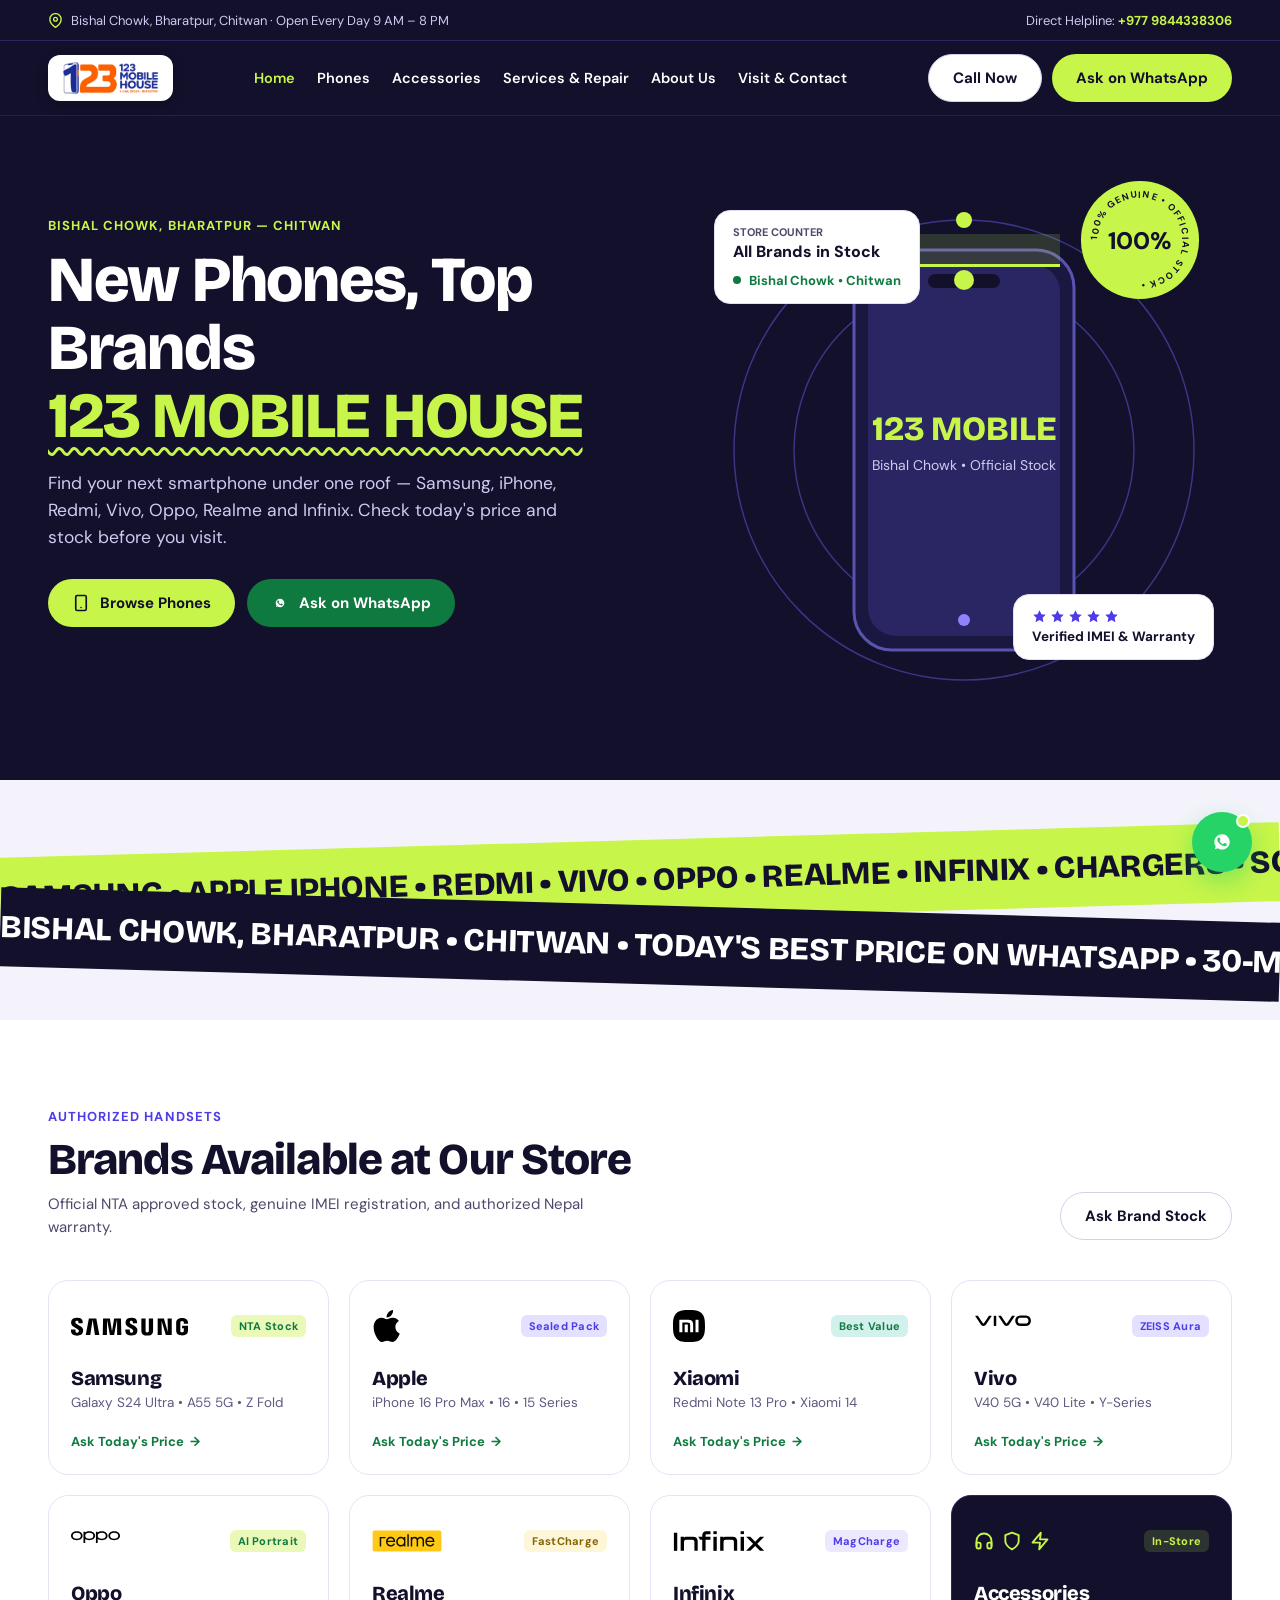
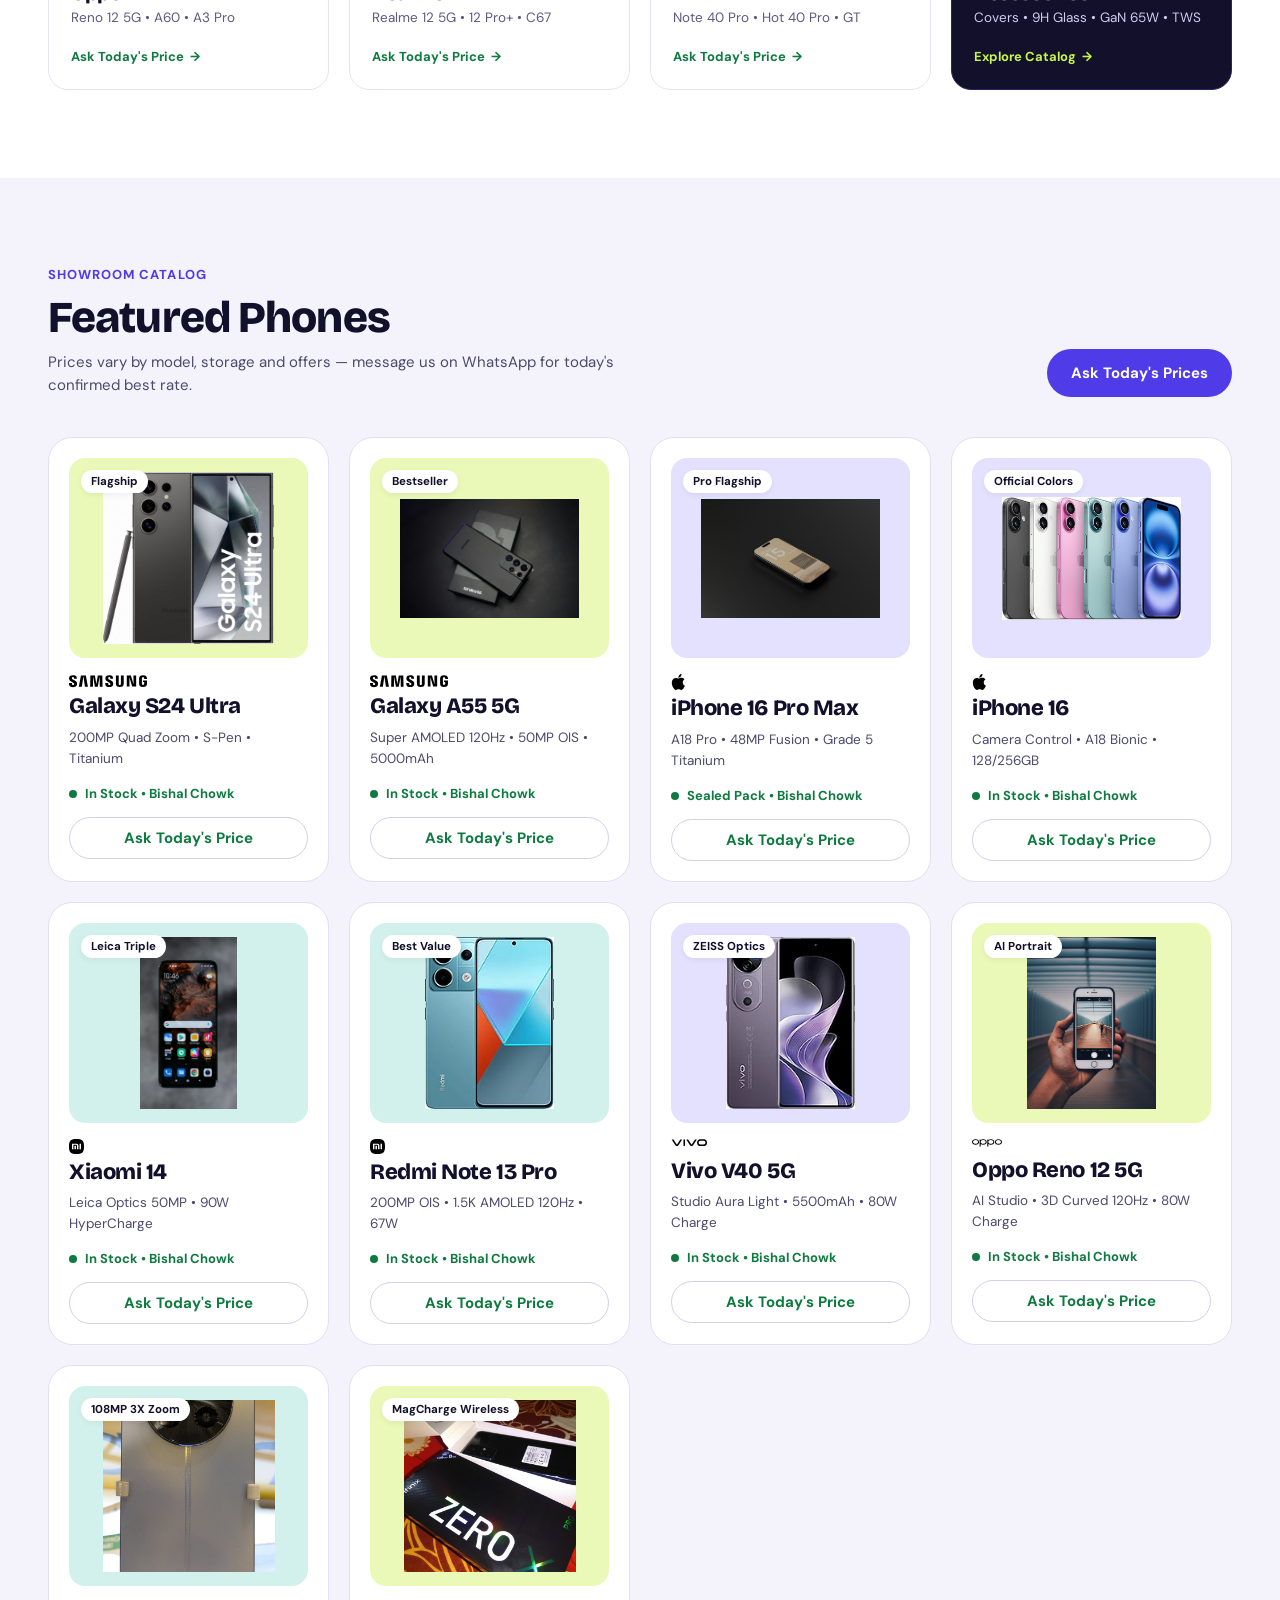
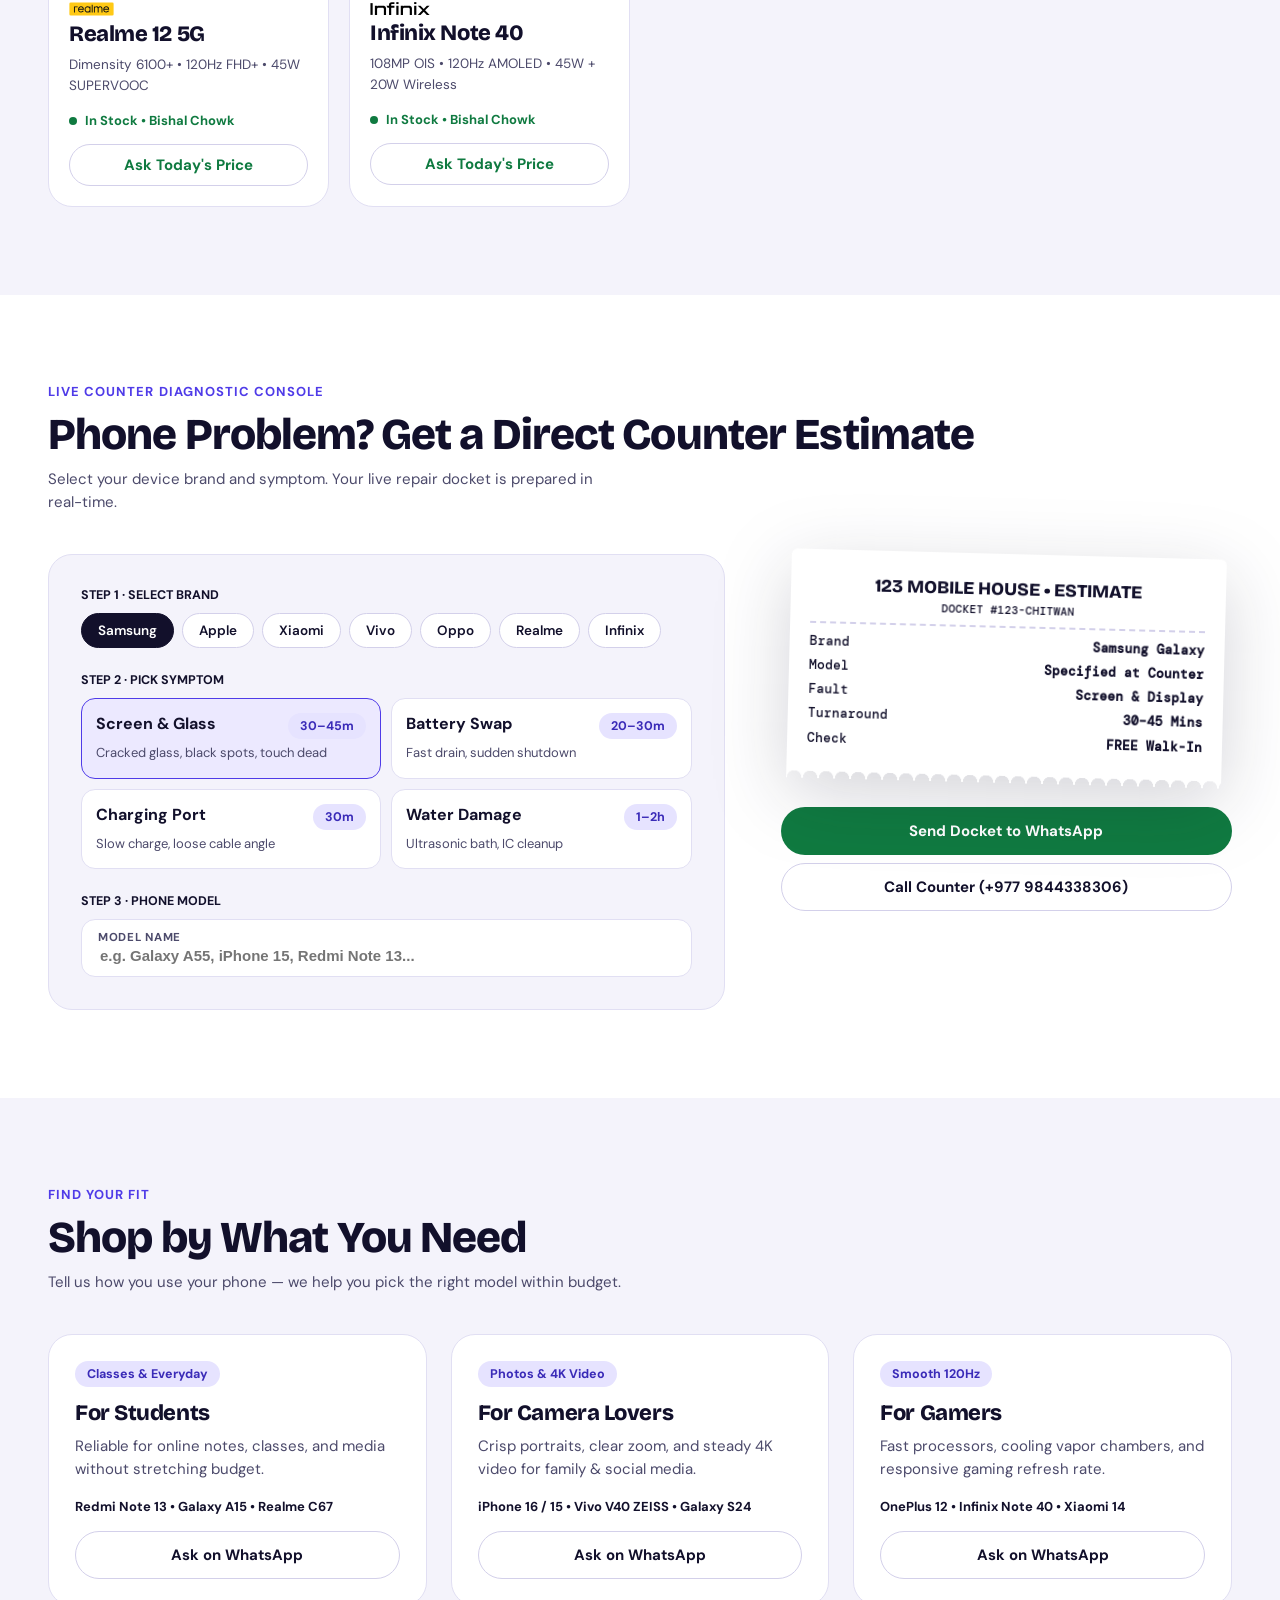
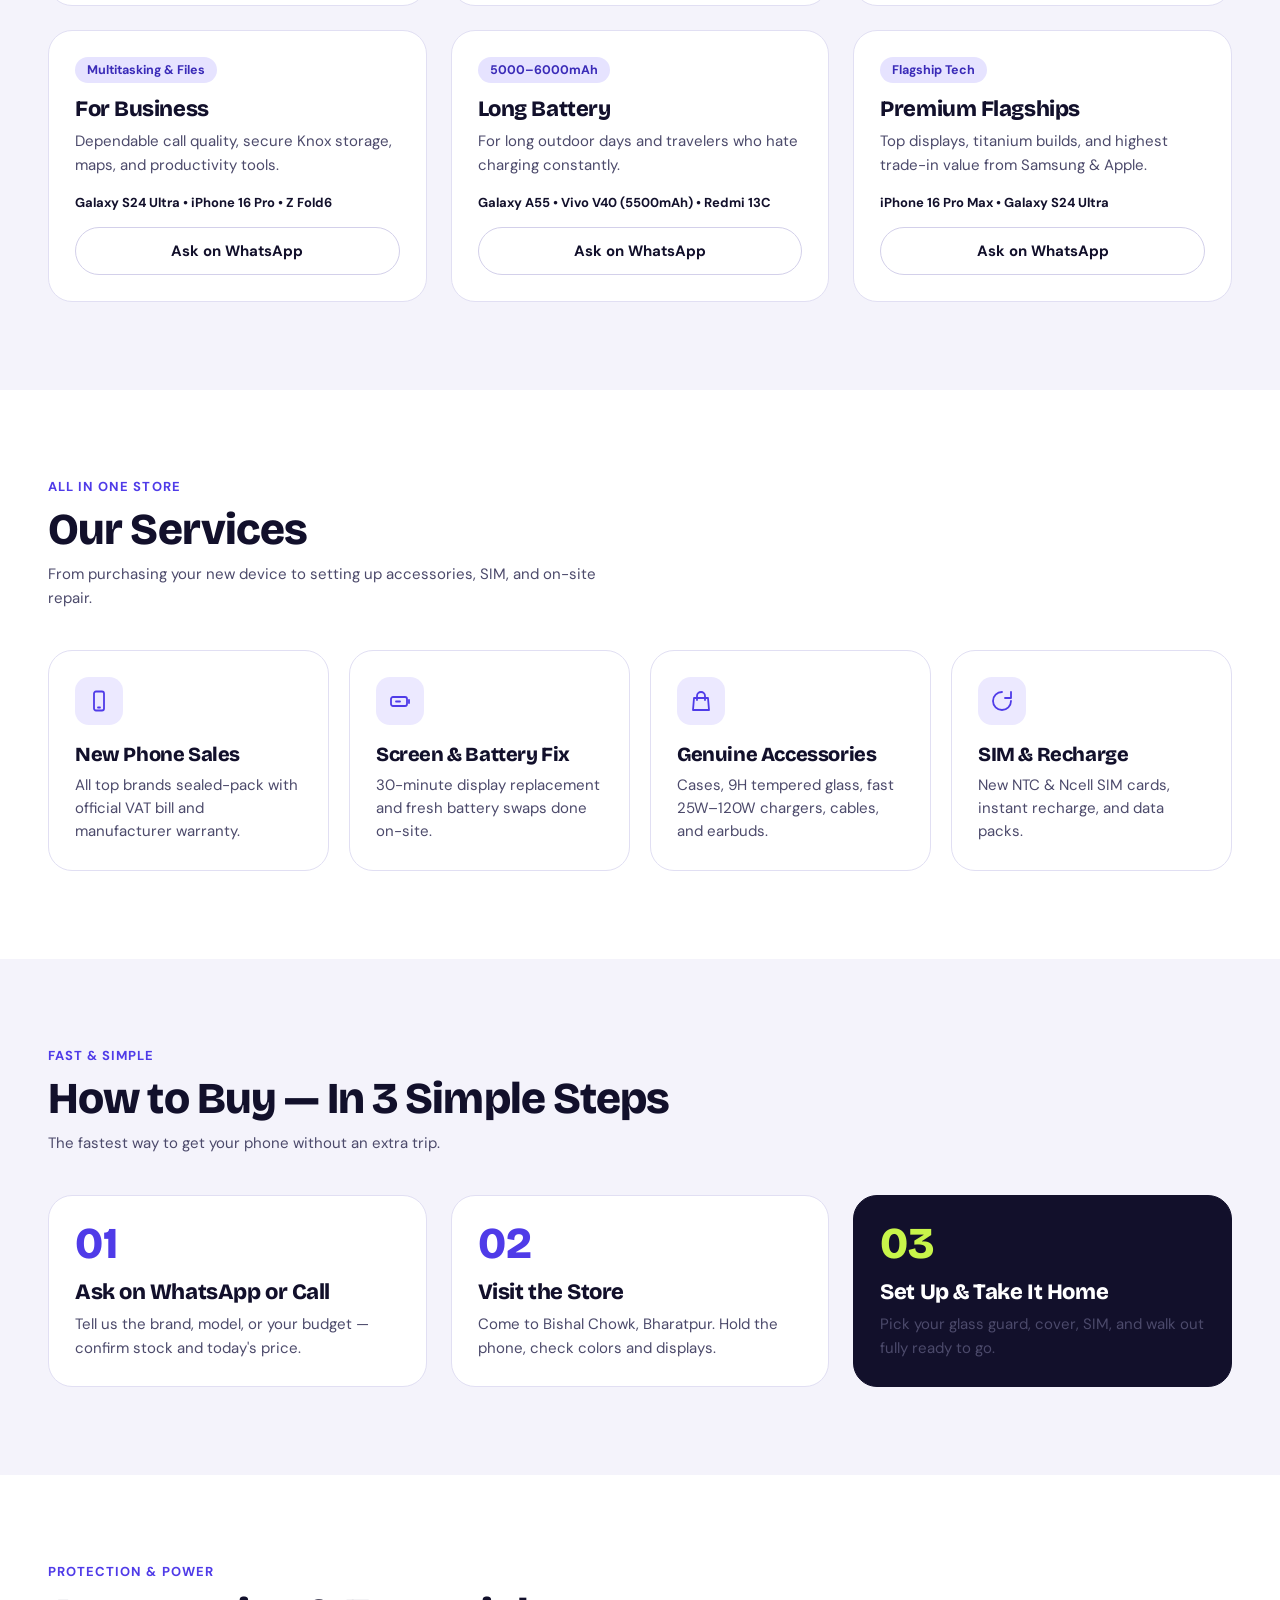
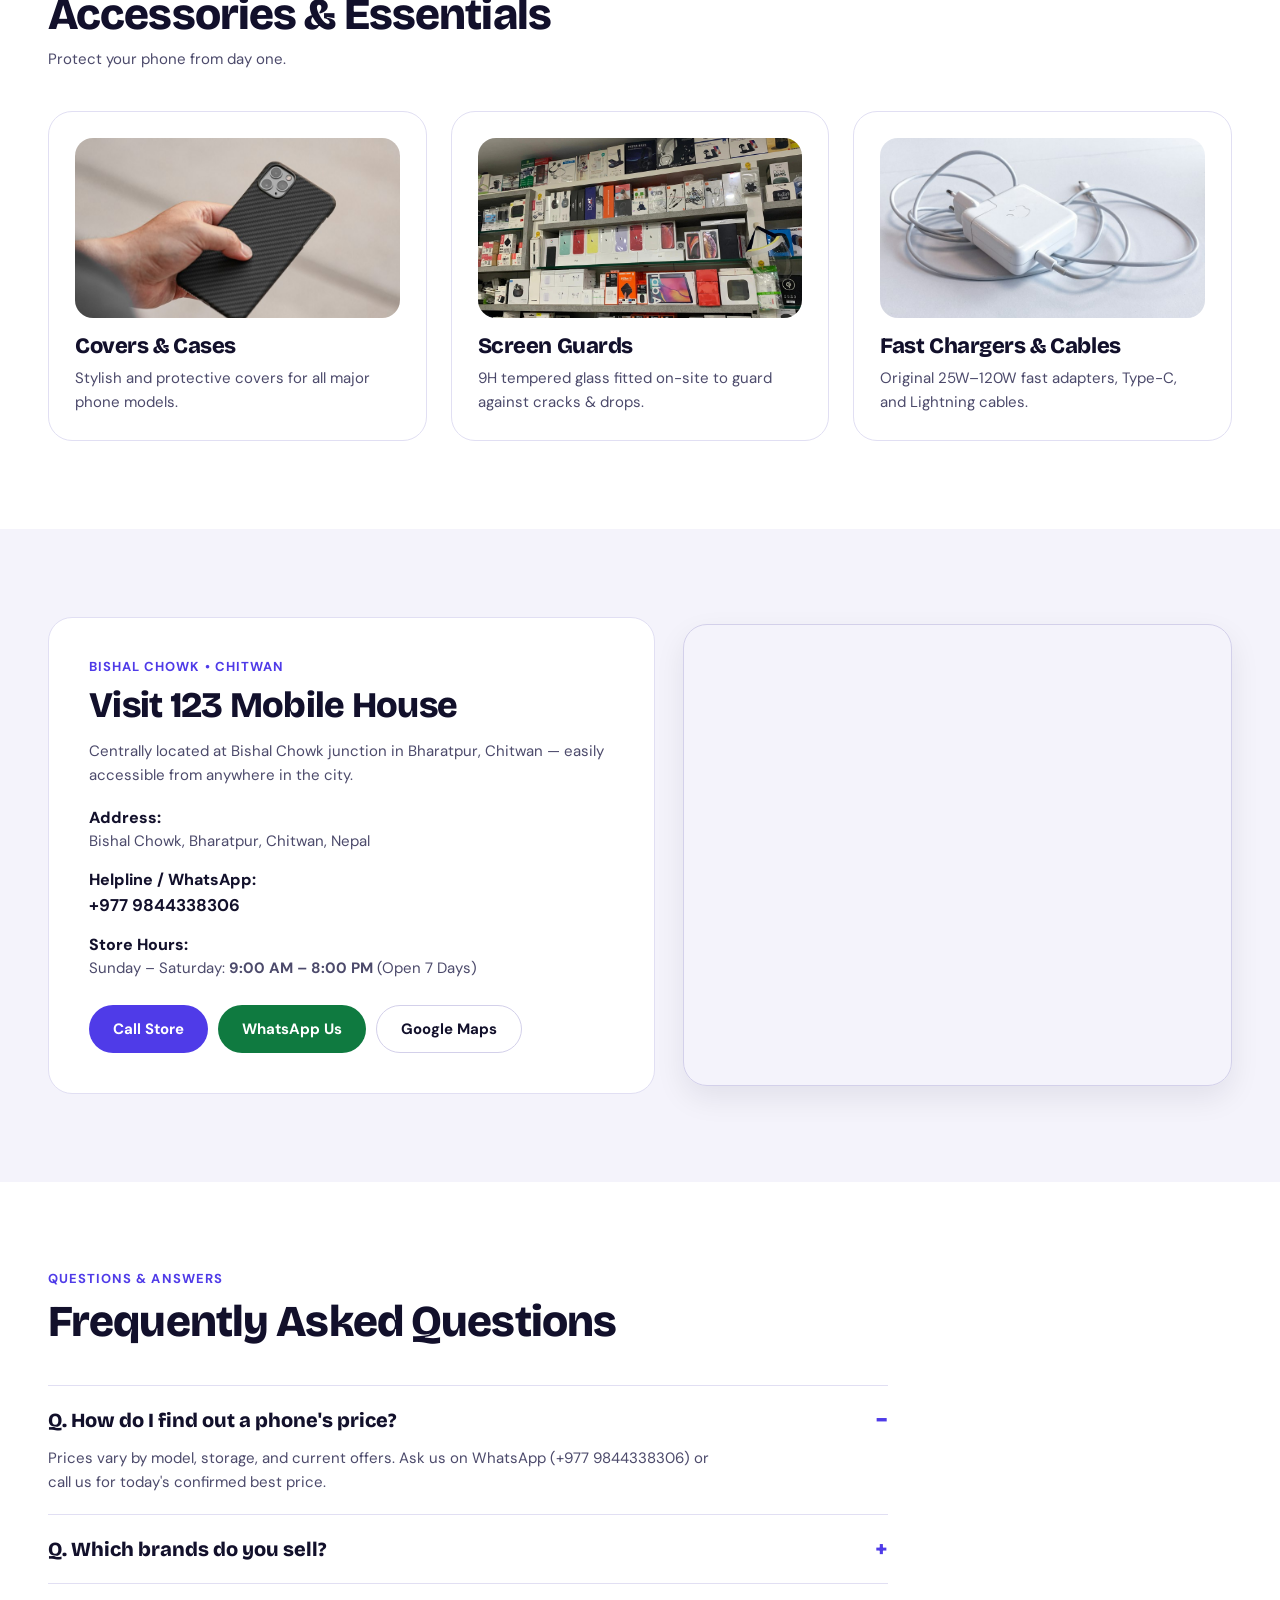
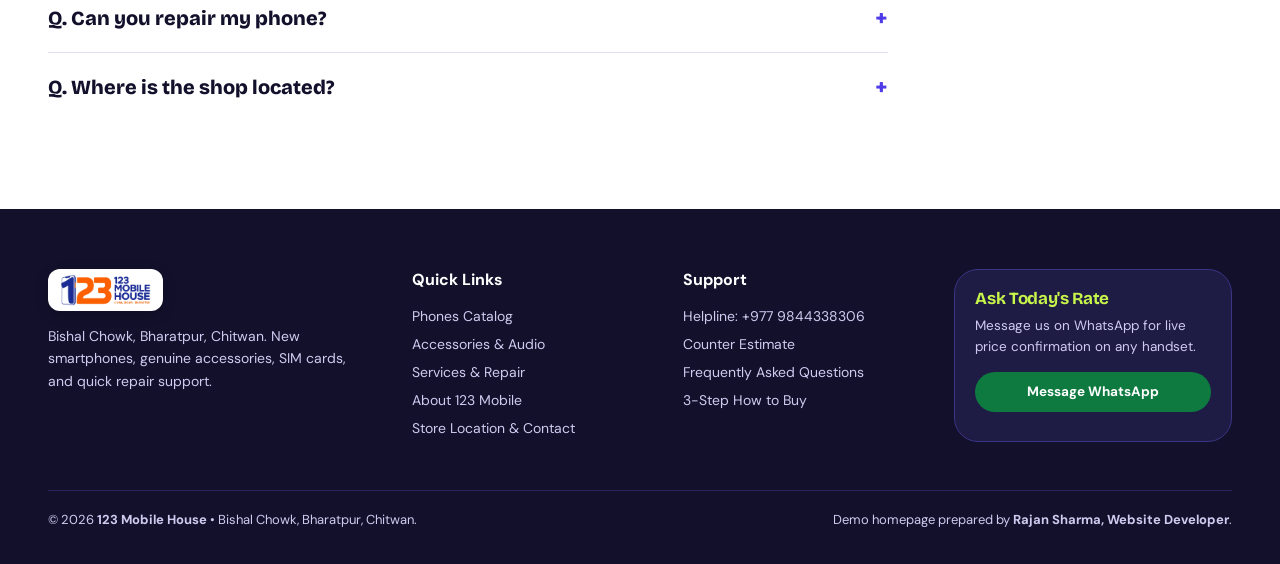
<file: index.html>
<!DOCTYPE html>
<html lang="en">
<head>
  <meta charset="utf-8">
  <meta name="viewport" content="width=device-width, initial-scale=1, viewport-fit=cover">
  <title>123 Mobile House — Bishal Chowk, Bharatpur | New Phones &amp; Repairs</title>
  <meta name="description" content="123 Mobile House at Bishal Chowk, Bharatpur, Chitwan. Official Samsung, iPhone, Xiaomi, Vivo, Oppo, Realme, Infinix, accessories, and instant repair support.">
  
  <link rel="icon" type="image/png" href="assets/images/favicon-123.png">
  <link rel="apple-touch-icon" href="assets/images/favicon-123.png">
    
  <link rel="stylesheet" href="style.css">

  <!-- Schema.org LocalBusiness Structured Data -->
  <script type="application/ld+json">
  {
    "@context": "https://schema.org",
    "@type": "MobilePhoneStore",
    "name": "123 Mobile House",
    "image": "assets/images/logo-official-full.png",
    "telephone": "+9779844338306",
    "url": "https://wa.me/9779844338306",
    "address": {
      "@type": "PostalAddress",
      "streetAddress": "Bishal Chowk",
      "addressLocality": "Bharatpur",
      "addressRegion": "Chitwan",
      "addressCountry": "NP"
    },
    "openingHoursSpecification": [
      {
        "@type": "OpeningHoursSpecification",
        "dayOfWeek": ["Sunday", "Monday", "Tuesday", "Wednesday", "Thursday", "Friday", "Saturday"],
        "opens": "09:00",
        "closes": "20:00"
      }
    ]
  }
  </script>
</head>
<body>

  <!-- Preloader (0.5 Second App-Style Splash) -->
  <!-- Preloader (0.5 Second App-Style Splash) -->
  <div id="sitePreloader" class="preloader">
    <div class="preloader-content">
      <div class="header-logo-badge" style="padding:10px 22px;border-radius:18px;box-shadow:0 12px 32px rgba(245,106,30,0.35);animation:badgePop 0.5s cubic-bezier(0.16, 1, 0.3, 1);">
        <img src="assets/images/logo-official-full.png" alt="123 Mobile House" style="height:48px;width:auto;display:block;">
      </div>
      <div class="preloader-bar">
        <div class="preloader-progress"></div>
      </div>
    </div>
  </div>
  </div>

  <!-- ========================================================================
       TOP LOCATION & HELPLINE BAR (No demo banner)
       ======================================================================== -->
  <!-- Top Location & Helpline Bar -->
  <div class="top-bar-strip">
    <div class="w top-bar-content">
      <div class="top-bar-location">
        <svg class="top-bar-icon" width="15" height="15" viewBox="0 0 24 24" fill="none" stroke="#C8F54A" stroke-width="2.2" stroke-linecap="round" stroke-linejoin="round">
          <path d="M21 10c0 7-9 13-9 13s-9-6-9-13a9 9 0 0 1 18 0z"></path>
          <circle cx="12" cy="10" r="3"></circle>
        </svg>
        <span>Bishal Chowk, Bharatpur, Chitwan &middot; Open Every Day 9 AM &ndash; 8 PM</span>
      </div>
      <div class="top-bar-phone">
        <span>Direct Helpline: <a href="tel:+9779844338306" class="top-bar-phone-link">+977 9844338306</a></span>
      </div>
    </div>
  </div>

  <!-- ========================================================================
       MAIN NAVIGATION BAR
       ======================================================================== -->
  <header class="dk" style="position:sticky;top:0;z-index:900;border-bottom:1px solid rgba(42,38,99,0.7);backdrop-filter:blur(10px);">
    <div class="w header-nav-row">
      
      <!-- Brand Logo Badge -->
      <a href="index.html" class="brand-header-link" aria-label="123 Mobile House Home">
        <div class="header-logo-badge">
          <img src="assets/images/logo-official-full.png" alt="123 Mobile House Logo">
        </div>
      </a>

      <!-- Desktop Nav Links -->
      <nav class="nl" style="display:flex;gap:22px;font-weight:600;font-size:14.5px">
        <a href="index.html" style="color:#C8F54A;">Home</a>
        <a href="phones.html">Phones</a>
        <a href="accessories.html">Accessories</a>
        <a href="services.html">Services &amp; Repair</a>
        <a href="about.html">About Us</a>
        <a href="contact.html">Visit &amp; Contact</a>
      </nav>

      <!-- Header CTAs -->
      <div class="header-actions">
        <a class="btn sec header-cta-call" href="tel:+9779844338306">Call Now</a>
        <button class="btn pri wa-open-trigger header-cta-wa" id="headerWaTrigger">Ask on WhatsApp</button>
        <!-- Mobile Nav Toggle -->
        <button class="mobile-nav-toggle" id="mobileNavBtn" aria-label="Open Menu">
          <svg fill="none" stroke="currentColor" viewBox="0 0 24 24"><path stroke-linecap="round" stroke-linejoin="round" stroke-width="2.2" d="M4 6h16M4 12h16M4 18h16"/></svg>
        </button>
      </div>

    </div>
  </header>

  <!-- ========================================================================
       MOBILE NAVIGATION DRAWER
       ======================================================================== -->
  <div class="mobile-drawer-overlay" id="mobileDrawerOverlay">
    <div class="mobile-drawer">
      <div class="mobile-drawer-header">
        <div class="header-logo-badge" style="padding:4px 10px;">
          <img src="assets/images/logo-official-full.png" alt="123 Mobile House" style="height:28px;">
        </div>
        <button style="background:none;border:none;color:#fff;font-size:26px;cursor:pointer;" id="mobileDrawerClose">&times;</button>
      </div>
      <div class="mobile-drawer-links">
        <a href="index.html" class="mobile-drawer-link" style="color:#C8F54A;font-weight:700;"><svg class="ui-icon" width="17" height="17" viewBox="0 0 24 24" fill="none" stroke="currentColor" stroke-width="2" stroke-linecap="round" stroke-linejoin="round"><path d="M3 9l9-7 9 7v11a2 2 0 0 1-2 2H5a2 2 0 0 1-2-2z"></path><polyline points="9 22 9 12 15 12 15 22"></polyline></svg> Home</a>
        <a href="phones.html" class="mobile-drawer-link"><svg class="ui-icon" width="17" height="17" viewBox="0 0 24 24" fill="none" stroke="currentColor" stroke-width="2" stroke-linecap="round" stroke-linejoin="round"><rect x="5" y="2" width="14" height="20" rx="2" ry="2"></rect><line x1="12" y1="18" x2="12.01" y2="18"></line></svg> Phones Catalog</a>
        <a href="accessories.html" class="mobile-drawer-link"><svg class="ui-icon" width="17" height="17" viewBox="0 0 24 24" fill="none" stroke="currentColor" stroke-width="2" stroke-linecap="round" stroke-linejoin="round"><path d="M3 18v-6a9 9 0 0 1 18 0v6"></path><path d="M21 19a2 2 0 0 1-2 2h-1a2 2 0 0 1-2-2v-3a2 2 0 0 1 2-2h3zM3 19a2 2 0 0 0 2 2h1a2 2 0 0 0 2-2v-3a2 2 0 0 0-2-2H3z"></path></svg> Accessories &amp; Audio</a>
        <a href="services.html" class="mobile-drawer-link"><svg class="ui-icon" width="17" height="17" viewBox="0 0 24 24" fill="none" stroke="currentColor" stroke-width="2" stroke-linecap="round" stroke-linejoin="round"><path d="M14.7 6.3a1 1 0 0 0 0 1.4l1.6 1.6a1 1 0 0 0 1.4 0l3.77-3.77a6 6 0 0 1-7.94 7.94l-6.91 6.91a2.12 2.12 0 0 1-3-3l6.91-6.91a6 6 0 0 1 7.94-7.94l-3.76 3.76z"></path></svg> Repair &amp; Services</a>
        <a href="about.html" class="mobile-drawer-link"><svg class="ui-icon" width="17" height="17" viewBox="0 0 24 24" fill="none" stroke="currentColor" stroke-width="2" stroke-linecap="round" stroke-linejoin="round"><path d="M3 21h18"></path><path d="M5 21V7l8-4v18"></path><path d="M19 21V11l-6-3"></path><path d="M9 9v.01"></path><path d="M9 12v.01"></path><path d="M9 15v.01"></path><path d="M9 18v.01"></path></svg> About Us</a>
        <a href="contact.html" class="mobile-drawer-link"><svg class="ui-icon" width="17" height="17" viewBox="0 0 24 24" fill="none" stroke="currentColor" stroke-width="2" stroke-linecap="round" stroke-linejoin="round"><path d="M21 10c0 7-9 13-9 13s-9-6-9-13a9 9 0 0 1 18 0z"></path><circle cx="12" cy="10" r="3"></circle></svg> Visit &amp; Contact</a>
      </div>
      <div style="margin-top:auto;padding-top:24px;display:flex;flex-direction:column;gap:10px;">
        <a href="tel:+9779844338306" class="btn sec" style="width:100%;height:44px;">Call +977 9844338306</a>
        <button class="btn pri" id="mobileWaBtn" style="width:100%;height:44px;">Chat on WhatsApp</button>
      </div>
    </div>
  </div>

  <!-- ========================================================================
       SECTION 0: HERO SECTION (Punchy, Clean, High-Tech Visual)
       ======================================================================== -->
  <section class="dk" id="home" style="overflow:hidden">
    <div class="w g2" style="padding-top:64px;padding-bottom:80px">
      
      <!-- Left Copy -->
      <div>
        <p class="eb">Bishal Chowk, Bharatpur &mdash; Chitwan</p>
        <h1 class="home-hero-title">
          New Phones, Top Brands <br>
          <span style="color:#C8F54A;text-decoration:underline wavy #C8F54A;text-underline-offset:10px;text-decoration-thickness:3px">123 MOBILE HOUSE</span>
        </h1>
        <p class="p" style="font-size:17.5px;max-width:540px;margin-bottom:28px;">
          Find your next smartphone under one roof &mdash; Samsung, iPhone, Redmi, Vivo, Oppo, Realme and Infinix. Check today's price and stock before you visit.
        </p>

        <div class="hero-btns">
          <a class="btn pri" href="#phones">
            <svg width="18" height="18" viewBox="0 0 24 24" fill="none" stroke="currentColor" stroke-width="2.2" stroke-linecap="round" stroke-linejoin="round" style="margin-right:2px;"><rect x="5" y="2" width="14" height="20" rx="2" ry="2"></rect><line x1="12" y1="18" x2="12.01" y2="18"></line></svg>
            Browse Phones
          </a>
          <button class="btn wa wa-open-trigger">
            <svg width="18" height="18" viewBox="0 0 24 24" fill="currentColor" style="margin-right:2px;"><path d="M12.031 6.172c-3.181 0-5.767 2.586-5.768 5.766-.001 1.298.38 2.27 1.019 3.287l-.582 2.128 2.182-.573c.978.58 1.911.928 3.145.929 3.178 0 5.767-2.587 5.768-5.766.001-3.187-2.575-5.77-5.764-5.771zm3.392 8.244c-.144.405-.837.774-1.17.824-.312.045-.694.064-2.146-.537-1.748-.724-2.859-2.508-2.949-2.625-.088-.117-.714-.95-.714-1.811 0-.862.449-1.286.61-1.46.16-.175.352-.219.47-.219.117 0 .235.001.338.006.109.005.253-.042.396.302.145.351.498 1.216.541 1.305.044.088.073.191.015.308-.058.117-.088.191-.175.293-.088.102-.185.228-.264.306-.088.088-.179.184-.077.359.102.176.455.751.977 1.216.671.597 1.236.782 1.412.87.176.088.278.073.382-.044.102-.117.44-.513.557-.689.118-.175.235-.146.396-.088.161.059 1.028.485 1.204.573.176.088.293.132.338.205.044.074.044.426-.1.831z"/></svg>
            Ask on WhatsApp
          </button>
        </div>
      </div>

      <!-- Right Interactive Phone Mockup & Real Photo Integration -->
      <div class="hero-visual-box" style="position:relative;height:520px;max-width:480px;margin:0 auto;width:100%;">
        <svg viewBox="0 0 480 540" width="100%" height="100%" role="img" aria-label="123 Mobile House Showcase">
          <g fill="none" stroke="#3A3585" stroke-width="1.5">
            <circle cx="240" cy="270" r="230"></circle>
            <circle cx="240" cy="270" r="170"></circle>
            <circle cx="240" cy="270" r="110"></circle>
          </g>
          <rect x="130" y="70" width="220" height="400" rx="38" fill="#1A1740" stroke="#5A54B0" stroke-width="3"></rect>
          <rect x="144" y="84" width="192" height="372" rx="28" fill="#2A2663"></rect>
          <rect x="204" y="94" width="72" height="14" rx="7" fill="#12102B"></rect>
          
          <text x="240" y="260" text-anchor="middle" font-family="'Bricolage Grotesque',sans-serif" font-weight="800" font-size="34" fill="#C8F54A">123 MOBILE</text>
          <text x="240" y="290" text-anchor="middle" font-size="14" fill="#CFCBF0">Bishal Chowk &bull; Official Stock</text>

          <g style="transform-origin:240px 270px;animation:sp 22s linear infinite reverse">
            <circle cx="240" cy="40" r="8" fill="#C8F54A"></circle>
          </g>
          <g style="transform-origin:240px 270px;animation:sp 14s linear infinite">
            <circle cx="240" cy="100" r="10" fill="#C8F54A"></circle>
            <circle cx="240" cy="440" r="6" fill="#8F82FF"></circle>
          </g>

          <rect x="144" y="84" width="192" height="30" fill="rgba(200,245,74,.16)" style="animation:scan 3.2s ease-in-out infinite;transform:translateY(-30px)"></rect>
          <rect x="144" y="84" width="192" height="3" fill="#C8F54A" style="animation:scan 3.2s ease-in-out infinite"></rect>
        </svg>

        <!-- Circular Rotating Badge -->
        <svg viewBox="0 0 130 130" width="120" height="120" style="position:absolute;right:4px;top:0;animation:sp 24s linear infinite" aria-hidden="true">
          <circle cx="65" cy="65" r="64" fill="#C8F54A"></circle>
          <path id="cp" d="M65 65m-46 0a46 46 0 1 1 92 0a46 46 0 1 1-92 0" fill="none"></path>
          <text font-size="10" font-weight="700" fill="#12102B" letter-spacing="1.5">
            <textPath href="#cp">100% GENUINE &bull; OFFICIAL STOCK &bull; </textPath>
          </text>
          <text x="65" y="75" text-anchor="middle" font-size="26" font-weight="800" fill="#12102B">100%</text>
        </svg>

        <!-- Floating Cards -->
        <div class="card" style="position:absolute;left:-10px;top:30px;padding:14px 18px;border-radius:16px;color:#12102B">
          <p style="font-size:11px;font-weight:700;color:#4C4A6B">STORE COUNTER</p>
          <p style="font-weight:800;font-size:16px;margin:2px 0 6px">All Brands in Stock</p>
          <span class="st">Bishal Chowk &bull; Chitwan</span>
        </div>

        <div class="card" style="position:absolute;right:-10px;bottom:40px;padding:14px 18px;border-radius:16px;color:#12102B">
          <div style="display:flex;gap:3px;color:#4F3BE8;margin-bottom:4px;"><svg width="15" height="15" viewBox="0 0 24 24" fill="currentColor"><polygon points="12 2 15.09 8.26 22 9.27 17 14.14 18.18 21.02 12 17.77 5.82 21.02 7 14.14 2 9.27 8.91 8.26 12 2"></polygon></svg><svg width="15" height="15" viewBox="0 0 24 24" fill="currentColor"><polygon points="12 2 15.09 8.26 22 9.27 17 14.14 18.18 21.02 12 17.77 5.82 21.02 7 14.14 2 9.27 8.91 8.26 12 2"></polygon></svg><svg width="15" height="15" viewBox="0 0 24 24" fill="currentColor"><polygon points="12 2 15.09 8.26 22 9.27 17 14.14 18.18 21.02 12 17.77 5.82 21.02 7 14.14 2 9.27 8.91 8.26 12 2"></polygon></svg><svg width="15" height="15" viewBox="0 0 24 24" fill="currentColor"><polygon points="12 2 15.09 8.26 22 9.27 17 14.14 18.18 21.02 12 17.77 5.82 21.02 7 14.14 2 9.27 8.91 8.26 12 2"></polygon></svg><svg width="15" height="15" viewBox="0 0 24 24" fill="currentColor"><polygon points="12 2 15.09 8.26 22 9.27 17 14.14 18.18 21.02 12 17.77 5.82 21.02 7 14.14 2 9.27 8.91 8.26 12 2"></polygon></svg></div>
          <p style="font-weight:700;font-size:13.5px;margin-top:2px">Verified IMEI &amp; Warranty</p>
        </div>
      </div>

    </div>
  </section>

  <!-- ========================================================================
       SECTION 1: ROTATED TICKER BANNERS (.tk)
       ======================================================================== -->
  <section style="padding:60px 0 36px;overflow:hidden">
    <div class="tk" style="background:#C8F54A;color:#12102B;transform:rotate(-1.6deg)">
      <div>
        SAMSUNG &bull; APPLE IPHONE &bull; REDMI &bull; VIVO &bull; OPPO &bull; REALME &bull; INFINIX &bull; CHARGERS &bull; SCREEN GUARDS &bull; REPAIR SUPPORT &bull; SAMSUNG &bull; APPLE IPHONE &bull; REDMI &bull; VIVO &bull; OPPO &bull; REALME &bull; INFINIX &bull; CHARGERS &bull; SCREEN GUARDS &bull; REPAIR SUPPORT &bull; 
      </div>
    </div>
    <div class="tk r" style="background:#12102B;color:#fff;transform:rotate(1.6deg);margin-top:-14px">
      <div>
        BISHAL CHOWK, BHARATPUR &bull; CHITWAN &bull; TODAY'S BEST PRICE ON WHATSAPP &bull; 30-MIN SCREEN &amp; BATTERY SERVICE &bull; NTC &amp; NCELL &bull; BISHAL CHOWK, BHARATPUR &bull; CHITWAN &bull; TODAY'S BEST PRICE ON WHATSAPP &bull; 30-MIN SCREEN &amp; BATTERY SERVICE &bull; NTC &amp; NCELL &bull; 
      </div>
    </div>
  </section>

  <!-- ========================================================================
       SECTION 2: BRANDS AVAILABLE (Real Official Vector Brand Icons!)
       ======================================================================== -->
  <section id="brands" class="s lt">
    <div class="w">
      <div class="sh">
        <div>
          <p class="eb">Authorized Handsets</p>
          <h2 class="h2">Brands Available at Our Store</h2>
          <p class="p" style="margin-top:10px;max-width:560px">
            Official NTA approved stock, genuine IMEI registration, and authorized Nepal warranty.
          </p>
        </div>
        <button class="btn sec wa-open-trigger">Ask Brand Stock</button>
      </div>

      <!-- Redesigned Brand Grid with Proper Optical Sizing & Hover Interactions -->
      <div class="brand-grid">
        
        <!-- Samsung -->
        <div class="brand-tile brand-samsung anim-reveal" onclick="askBrandStock('Samsung Galaxy')">
          <div class="brand-tile-header">
            <div class="brand-logo-slot">
              <img src="assets/images/brands/samsung.svg" alt="Samsung Logo" class="brand-logo-samsung">
            </div>
            <span class="brand-status-tag" style="background:#EAF9B8;color:#0F7A40;">NTA Stock</span>
          </div>
          <div>
            <h3 class="brand-tile-name">Samsung</h3>
            <p class="brand-tile-models">Galaxy S24 Ultra &bull; A55 5G &bull; Z Fold</p>
          </div>
          <div class="brand-tile-cta">Ask Today's Price <span>&rarr;</span></div>
        </div>

        <!-- Apple -->
        <div class="brand-tile brand-apple anim-reveal anim-delay-1" onclick="askBrandStock('Apple iPhone')">
          <div class="brand-tile-header">
            <div class="brand-logo-slot">
              <img src="assets/images/brands/apple.svg" alt="Apple Logo" class="brand-logo-apple">
            </div>
            <span class="brand-status-tag" style="background:#E4E0FF;color:#4F3BE8;">Sealed Pack</span>
          </div>
          <div>
            <h3 class="brand-tile-name">Apple</h3>
            <p class="brand-tile-models">iPhone 16 Pro Max &bull; 16 &bull; 15 Series</p>
          </div>
          <div class="brand-tile-cta">Ask Today's Price <span>&rarr;</span></div>
        </div>

        <!-- Xiaomi / Redmi -->
        <div class="brand-tile brand-xiaomi anim-reveal anim-delay-2" onclick="askBrandStock('Xiaomi Redmi')">
          <div class="brand-tile-header">
            <div class="brand-logo-slot">
              <img src="assets/images/brands/xiaomi.svg" alt="Xiaomi Logo" class="brand-logo-xiaomi">
            </div>
            <span class="brand-status-tag" style="background:#D3F1EC;color:#0F7A40;">Best Value</span>
          </div>
          <div>
            <h3 class="brand-tile-name">Xiaomi</h3>
            <p class="brand-tile-models">Redmi Note 13 Pro &bull; Xiaomi 14</p>
          </div>
          <div class="brand-tile-cta">Ask Today's Price <span>&rarr;</span></div>
        </div>

        <!-- Vivo -->
        <div class="brand-tile brand-vivo anim-reveal anim-delay-3" onclick="askBrandStock('Vivo')">
          <div class="brand-tile-header">
            <div class="brand-logo-slot">
              <img src="assets/images/brands/vivo.svg" alt="Vivo Logo" class="brand-logo-vivo">
            </div>
            <span class="brand-status-tag" style="background:#E4E0FF;color:#4F3BE8;">ZEISS Aura</span>
          </div>
          <div>
            <h3 class="brand-tile-name">Vivo</h3>
            <p class="brand-tile-models">V40 5G &bull; V40 Lite &bull; Y-Series</p>
          </div>
          <div class="brand-tile-cta">Ask Today's Price <span>&rarr;</span></div>
        </div>

        <!-- Oppo -->
        <div class="brand-tile brand-oppo anim-reveal" onclick="askBrandStock('Oppo')">
          <div class="brand-tile-header">
            <div class="brand-logo-slot">
              <img src="assets/images/brands/oppo.svg" alt="Oppo Logo" class="brand-logo-oppo">
            </div>
            <span class="brand-status-tag" style="background:#EAF9B8;color:#0F7A40;">AI Portrait</span>
          </div>
          <div>
            <h3 class="brand-tile-name">Oppo</h3>
            <p class="brand-tile-models">Reno 12 5G &bull; A60 &bull; A3 Pro</p>
          </div>
          <div class="brand-tile-cta">Ask Today's Price <span>&rarr;</span></div>
        </div>

        <!-- Realme -->
        <div class="brand-tile brand-realme anim-reveal anim-delay-1" onclick="askBrandStock('Realme')">
          <div class="brand-tile-header">
            <div class="brand-logo-slot">
              <img src="assets/images/brands/realme.svg" alt="Realme Logo" class="brand-logo-realme">
            </div>
            <span class="brand-status-tag" style="background:#FEF6D8;color:#856404;">FastCharge</span>
          </div>
          <div>
            <h3 class="brand-tile-name">Realme</h3>
            <p class="brand-tile-models">Realme 12 5G &bull; 12 Pro+ &bull; C67</p>
          </div>
          <div class="brand-tile-cta">Ask Today's Price <span>&rarr;</span></div>
        </div>

        <!-- Infinix -->
        <div class="brand-tile brand-infinix anim-reveal anim-delay-2" onclick="askBrandStock('Infinix')">
          <div class="brand-tile-header">
            <div class="brand-logo-slot">
              <img src="assets/images/brands/infinix.svg" alt="Infinix Logo" class="brand-logo-infinix">
            </div>
            <span class="brand-status-tag" style="background:#ECE9FF;color:#4F3BE8;">MagCharge</span>
          </div>
          <div>
            <h3 class="brand-tile-name">Infinix</h3>
            <p class="brand-tile-models">Note 40 Pro &bull; Hot 40 Pro &bull; GT</p>
          </div>
          <div class="brand-tile-cta">Ask Today's Price <span>&rarr;</span></div>
        </div>

        <!-- Original Accessories -->
        <div class="brand-tile brand-acc anim-reveal anim-delay-3" style="background:#12102B;border-color:#2A2663;" onclick="window.location.href='accessories.html'">
          <div class="brand-tile-header">
            <div class="brand-logo-slot"><div style="display:inline-flex;align-items:center;gap:8px;"><svg width="20" height="20" viewBox="0 0 24 24" fill="none" stroke="#C8F54A" stroke-width="2.2" stroke-linecap="round" stroke-linejoin="round"><path d="M3 18v-6a9 9 0 0 1 18 0v6"></path><path d="M21 19a2 2 0 0 1-2 2h-1a2 2 0 0 1-2-2v-3a2 2 0 0 1 2-2h3zM3 19a2 2 0 0 0 2 2h1a2 2 0 0 0 2-2v-3a2 2 0 0 0-2-2H3z"></path></svg><svg width="20" height="20" viewBox="0 0 24 24" fill="none" stroke="#C8F54A" stroke-width="2.2" stroke-linecap="round" stroke-linejoin="round"><path d="M12 22s8-4 8-10V5l-8-3-8 3v7c0 6 8 10 8 10z"></path></svg><svg width="20" height="20" viewBox="0 0 24 24" fill="none" stroke="#C8F54A" stroke-width="2.2" stroke-linecap="round" stroke-linejoin="round"><polygon points="13 2 3 14 12 14 11 22 21 10 12 10 13 2"></polygon></svg></div></div>
            <span class="brand-status-tag" style="background:rgba(200,245,74,0.15);color:#C8F54A;">In-Store</span>
          </div>
          <div>
            <h3 class="brand-tile-name" style="color:#ffffff;">Accessories</h3>
            <p class="brand-tile-models" style="color:#CFCBF0;">Covers &bull; 9H Glass &bull; GaN 65W &bull; TWS</p>
          </div>
          <div class="brand-tile-cta" style="color:#C8F54A;">Explore Catalog <span>&rarr;</span></div>
        </div>

      </div>
    </div>
  </section>

  <!-- ========================================================================
       SECTION 3: FEATURED PHONES & REAL SHOWROOM CATALOG (#phones)
       ======================================================================== -->
  <section id="phones" class="s">
    <div class="w">
      
      <div class="sh">
        <div>
          <p class="eb">Showroom Catalog</p>
          <h2 class="h2">Featured Phones</h2>
          <p class="p" style="margin-top:10px;max-width:580px">
            Prices vary by model, storage and offers &mdash; message us on WhatsApp for today's confirmed best rate.
          </p>
        </div>
        <button class="btn pri wa-open-trigger">Ask Today's Prices</button>
      </div>

      <!-- Real Phone Models Grid (.g4) with Real Images & Brand Logos -->
      <div class="g4">
        
        <!-- Samsung Galaxy S24 Ultra -->
        <div class="card" style="padding:20px">
          <div class="ph" style="background:#EAF9B8">
            <span class="tag">Flagship</span>
            <img src="assets/images/samsung-s24-ultra.jpg" alt="Samsung Galaxy S24 Ultra">
          </div>
          <div style="display:flex;align-items:center;gap:6px;margin-bottom:6px;">
            <img src="assets/images/brands/samsung.svg" alt="Samsung" style="height:14px;width:auto;">
          </div>
          <h3 class="t">Galaxy S24 Ultra</h3>
          <p class="p" style="font-size:13.5px;margin-bottom:12px;">200MP Quad Zoom &bull; S-Pen &bull; Titanium</p>
          <p class="st">In Stock &bull; Bishal Chowk</p>
          <button class="btn sec wa-model-btn" data-model="Samsung Galaxy S24 Ultra" style="width:100%;height:42px;margin-top:14px;color:#0F7A40">
            Ask Today's Price
          </button>
        </div>

        <!-- Samsung Galaxy A55 5G -->
        <div class="card" style="padding:20px">
          <div class="ph" style="background:#EAF9B8">
            <span class="tag">Bestseller</span>
            <img src="assets/images/samsung-a55.jpg" alt="Samsung Galaxy A55 5G">
          </div>
          <div style="display:flex;align-items:center;gap:6px;margin-bottom:6px;">
            <img src="assets/images/brands/samsung.svg" alt="Samsung" style="height:14px;width:auto;">
          </div>
          <h3 class="t">Galaxy A55 5G</h3>
          <p class="p" style="font-size:13.5px;margin-bottom:12px;">Super AMOLED 120Hz &bull; 50MP OIS &bull; 5000mAh</p>
          <p class="st">In Stock &bull; Bishal Chowk</p>
          <button class="btn sec wa-model-btn" data-model="Samsung Galaxy A55 5G" style="width:100%;height:42px;margin-top:14px;color:#0F7A40">
            Ask Today's Price
          </button>
        </div>

        <!-- Apple iPhone 16 Pro Max -->
        <div class="card" style="padding:20px">
          <div class="ph" style="background:#E4E0FF">
            <span class="tag">Pro Flagship</span>
            <img src="assets/images/iphone-16-pro-max.jpg" alt="Apple iPhone 16 Pro Max">
          </div>
          <div style="display:flex;align-items:center;gap:6px;margin-bottom:6px;">
            <img src="assets/images/brands/apple.svg" alt="Apple" style="height:16px;width:auto;">
          </div>
          <h3 class="t">iPhone 16 Pro Max</h3>
          <p class="p" style="font-size:13.5px;margin-bottom:12px;">A18 Pro &bull; 48MP Fusion &bull; Grade 5 Titanium</p>
          <p class="st">Sealed Pack &bull; Bishal Chowk</p>
          <button class="btn sec wa-model-btn" data-model="Apple iPhone 16 Pro Max" style="width:100%;height:42px;margin-top:14px;color:#0F7A40">
            Ask Today's Price
          </button>
        </div>

        <!-- Apple iPhone 16 -->
        <div class="card" style="padding:20px">
          <div class="ph" style="background:#E4E0FF">
            <span class="tag">Official Colors</span>
            <img src="assets/images/iphone-16-colors.jpg" alt="Apple iPhone 16">
          </div>
          <div style="display:flex;align-items:center;gap:6px;margin-bottom:6px;">
            <img src="assets/images/brands/apple.svg" alt="Apple" style="height:16px;width:auto;">
          </div>
          <h3 class="t">iPhone 16</h3>
          <p class="p" style="font-size:13.5px;margin-bottom:12px;">Camera Control &bull; A18 Bionic &bull; 128/256GB</p>
          <p class="st">In Stock &bull; Bishal Chowk</p>
          <button class="btn sec wa-model-btn" data-model="Apple iPhone 16" style="width:100%;height:42px;margin-top:14px;color:#0F7A40">
            Ask Today's Price
          </button>
        </div>

        <!-- Xiaomi 14 -->
        <div class="card" style="padding:20px">
          <div class="ph" style="background:#D3F1EC">
            <span class="tag">Leica Triple</span>
            <img src="assets/images/xiaomi-14.jpg" alt="Xiaomi 14">
          </div>
          <div style="display:flex;align-items:center;gap:6px;margin-bottom:6px;">
            <img src="assets/images/brands/xiaomi.svg" alt="Xiaomi" style="height:15px;width:auto;">
          </div>
          <h3 class="t">Xiaomi 14</h3>
          <p class="p" style="font-size:13.5px;margin-bottom:12px;">Leica Optics 50MP &bull; 90W HyperCharge</p>
          <p class="st">In Stock &bull; Bishal Chowk</p>
          <button class="btn sec wa-model-btn" data-model="Xiaomi 14" style="width:100%;height:42px;margin-top:14px;color:#0F7A40">
            Ask Today's Price
          </button>
        </div>

        <!-- Redmi Note 13 Pro -->
        <div class="card" style="padding:20px">
          <div class="ph" style="background:#D3F1EC">
            <span class="tag">Best Value</span>
            <img src="assets/images/redmi-note-13-pro.jpg" alt="Redmi Note 13 Pro">
          </div>
          <div style="display:flex;align-items:center;gap:6px;margin-bottom:6px;">
            <img src="assets/images/brands/xiaomi.svg" alt="Redmi" style="height:15px;width:auto;">
          </div>
          <h3 class="t">Redmi Note 13 Pro</h3>
          <p class="p" style="font-size:13.5px;margin-bottom:12px;">200MP OIS &bull; 1.5K AMOLED 120Hz &bull; 67W</p>
          <p class="st">In Stock &bull; Bishal Chowk</p>
          <button class="btn sec wa-model-btn" data-model="Redmi Note 13 Pro" style="width:100%;height:42px;margin-top:14px;color:#0F7A40">
            Ask Today's Price
          </button>
        </div>

        <!-- Vivo V40 5G -->
        <div class="card" style="padding:20px">
          <div class="ph" style="background:#E4E0FF">
            <span class="tag">ZEISS Optics</span>
            <img src="assets/images/vivo-v40.jpg" alt="Vivo V40 5G">
          </div>
          <div style="display:flex;align-items:center;gap:6px;margin-bottom:6px;">
            <img src="assets/images/brands/vivo.svg" alt="Vivo" style="height:14px;width:auto;">
          </div>
          <h3 class="t">Vivo V40 5G</h3>
          <p class="p" style="font-size:13.5px;margin-bottom:12px;">Studio Aura Light &bull; 5500mAh &bull; 80W Charge</p>
          <p class="st">In Stock &bull; Bishal Chowk</p>
          <button class="btn sec wa-model-btn" data-model="Vivo V40 5G" style="width:100%;height:42px;margin-top:14px;color:#0F7A40">
            Ask Today's Price
          </button>
        </div>

        <!-- Oppo Reno 12 5G -->
        <div class="card" style="padding:20px">
          <div class="ph" style="background:#EAF9B8">
            <span class="tag">AI Portrait</span>
            <img src="assets/images/oppo-reno12.jpg" alt="Oppo Reno 12 5G">
          </div>
          <div style="display:flex;align-items:center;gap:6px;margin-bottom:6px;">
            <img src="assets/images/brands/oppo.svg" alt="Oppo" style="height:13px;width:auto;">
          </div>
          <h3 class="t">Oppo Reno 12 5G</h3>
          <p class="p" style="font-size:13.5px;margin-bottom:12px;">AI Studio &bull; 3D Curved 120Hz &bull; 80W Charge</p>
          <p class="st">In Stock &bull; Bishal Chowk</p>
          <button class="btn sec wa-model-btn" data-model="Oppo Reno 12 5G" style="width:100%;height:42px;margin-top:14px;color:#0F7A40">
            Ask Today's Price
          </button>
        </div>

        <!-- Realme 12 5G -->
        <div class="card" style="padding:20px">
          <div class="ph" style="background:#D3F1EC">
            <span class="tag">108MP 3X Zoom</span>
            <img src="assets/images/realme-12.jpg" alt="Realme 12 5G">
          </div>
          <div style="display:flex;align-items:center;gap:6px;margin-bottom:6px;">
            <img src="assets/images/brands/realme.svg" alt="Realme" style="height:14px;width:auto;border-radius:2px;">
          </div>
          <h3 class="t">Realme 12 5G</h3>
          <p class="p" style="font-size:13.5px;margin-bottom:12px;">Dimensity 6100+ &bull; 120Hz FHD+ &bull; 45W SUPERVOOC</p>
          <p class="st">In Stock &bull; Bishal Chowk</p>
          <button class="btn sec wa-model-btn" data-model="Realme 12 5G" style="width:100%;height:42px;margin-top:14px;color:#0F7A40">
            Ask Today's Price
          </button>
        </div>

        <!-- Infinix Note 40 -->
        <div class="card" style="padding:20px">
          <div class="ph" style="background:#EAF9B8">
            <span class="tag">MagCharge Wireless</span>
            <img src="assets/images/infinix-note-40.jpg" alt="Infinix Note 40">
          </div>
          <div style="display:flex;align-items:center;gap:6px;margin-bottom:6px;">
            <img src="assets/images/brands/infinix.svg" alt="Infinix" style="height:13px;width:auto;">
          </div>
          <h3 class="t">Infinix Note 40</h3>
          <p class="p" style="font-size:13.5px;margin-bottom:12px;">108MP OIS &bull; 120Hz AMOLED &bull; 45W + 20W Wireless</p>
          <p class="st">In Stock &bull; Bishal Chowk</p>
          <button class="btn sec wa-model-btn" data-model="Infinix Note 40" style="width:100%;height:42px;margin-top:14px;color:#0F7A40">
            Ask Today's Price
          </button>
        </div>

      </div>

    </div>
  </section>

  <!-- ========================================================================
       SECTION 4: DIRECT COUNTER DIAGNOSTIC CONSOLE & RECEIPT DOCKET (#estimate)
       ======================================================================== -->
  <section id="estimate" class="s lt">
    <div class="w">
      <div class="sh">
        <div>
          <p class="eb">Live Counter Diagnostic Console</p>
          <h2 class="h2">Phone Problem? Get a Direct Counter Estimate</h2>
          <p class="p" style="margin-top:10px;max-width:560px">
            Select your device brand and symptom. Your live repair docket is prepared in real-time.
          </p>
        </div>
      </div>

      <div class="g2 docket-grid">
        
        <!-- Diagnostic Console Steps -->
        <div class="card" style="background:#F4F3FB;padding:32px">
          <p style="margin:0 0 10px;font-size:12.5px;font-weight:700">STEP 1 &middot; SELECT BRAND</p>
          <div style="display:flex;flex-wrap:wrap;gap:8px" id="docketBrandGroup">
            <button class="chip on" data-brand="Samsung Galaxy">Samsung</button>
            <button class="chip" data-brand="Apple iPhone">Apple</button>
            <button class="chip" data-brand="Xiaomi / Redmi">Xiaomi</button>
            <button class="chip" data-brand="Vivo">Vivo</button>
            <button class="chip" data-brand="Oppo">Oppo</button>
            <button class="chip" data-brand="Realme">Realme</button>
            <button class="chip" data-brand="Infinix">Infinix</button>
          </div>

          <p style="font-size:12.5px;font-weight:700;margin:24px 0 10px">STEP 2 &middot; PICK SYMPTOM</p>
          <div class="docket-symptom-grid" id="docketSymptomGroup">
            <div class="symptom-card" data-fault="Screen &amp; Display" data-time="30–45m" style="border:1.5px solid #4F3BE8;background:#ECE9FF;border-radius:14px;padding:14px;cursor:pointer;">
              <div style="display:flex;justify-content:space-between;gap:6px"><b>Screen &amp; Glass</b><span class="pill">30–45m</span></div>
              <p class="p" style="font-size:13px;margin-top:4px">Cracked glass, black spots, touch dead</p>
            </div>
            <div class="symptom-card" data-fault="Battery Replacement" data-time="20–30m" style="border:1.5px solid #E1DFF3;background:#fff;border-radius:14px;padding:14px;cursor:pointer;">
              <div style="display:flex;justify-content:space-between;gap:6px"><b>Battery Swap</b><span class="pill">20–30m</span></div>
              <p class="p" style="font-size:13px;margin-top:4px">Fast drain, sudden shutdown</p>
            </div>
            <div class="symptom-card" data-fault="Charging &amp; Port" data-time="30m" style="border:1.5px solid #E1DFF3;background:#fff;border-radius:14px;padding:14px;cursor:pointer;">
              <div style="display:flex;justify-content:space-between;gap:6px"><b>Charging Port</b><span class="pill">30m</span></div>
              <p class="p" style="font-size:13px;margin-top:4px">Slow charge, loose cable angle</p>
            </div>
            <div class="symptom-card" data-fault="Water Damage" data-time="1–2h" style="border:1.5px solid #E1DFF3;background:#fff;border-radius:14px;padding:14px;cursor:pointer;">
              <div style="display:flex;justify-content:space-between;gap:6px"><b>Water Damage</b><span class="pill">1–2h</span></div>
              <p class="p" style="font-size:13px;margin-top:4px">Ultrasonic bath, IC cleanup</p>
            </div>
          </div>

          <p style="font-size:12.5px;font-weight:700;margin:24px 0 10px">STEP 3 &middot; PHONE MODEL</p>
          <div class="fld">
            <small>Model Name</small>
            <input type="text" id="docketModelInput" placeholder="e.g. Galaxy A55, iPhone 15, Redmi Note 13..." style="width:100%;border:none;outline:none;font-size:15px;font-weight:600;color:#12102B;padding-top:2px;background:transparent;">
          </div>
        </div>

        <!-- Realistic Printed Receipt / Docket -->
        <div>
          <div style="transform:rotate(1.5deg);filter:drop-shadow(0 20px 36px rgba(18,16,43,.18));margin:0 8px 24px;">
            <div class="rc">
              <p style="display:block;font:800 18px 'Bricolage Grotesque',sans-serif;text-align:center">123 MOBILE HOUSE &bull; ESTIMATE</p>
              <p style="display:block;text-align:center;margin-bottom:6px;font-size:11px;">DOCKET #123-CHITWAN</p>
              <div style="border-top:2px dashed #D3D0EA;margin:6px 0"></div>
              <p><span>Brand</span><span style="font-weight:700" id="docBrand">Samsung Galaxy</span></p>
              <p><span>Model</span><span style="font-weight:700" id="docModel">Specified at Counter</span></p>
              <p><span>Fault</span><span style="font-weight:700" id="docFault">Screen &amp; Display</span></p>
              <p><span>Turnaround</span><span style="font-weight:700" id="docTime">30–45 Mins</span></p>
              <p><span>Check</span><span style="font-weight:700">FREE Walk-In</span></p>
            </div>
            <div style="height:12px;background:radial-gradient(circle at 8px 12px,transparent 7px,#fff 7.5px) 0 0/16px 12px repeat-x"></div>
          </div>

          <button class="btn wa" id="docketWaBtn" style="width:100%;margin-bottom:8px">
            Send Docket to WhatsApp
          </button>
          <a class="btn sec" href="tel:+9779844338306" style="width:100%">Call Counter (+977 9844338306)</a>
        </div>

      </div>
    </div>
  </section>

  <!-- ========================================================================
       SECTION 5: SHOP BY WHAT YOU NEED (6 User Personas)
       ======================================================================== -->
  <section id="by-need" class="s">
    <div class="w">
      <div class="sh">
        <div>
          <p class="eb">Find Your Fit</p>
          <h2 class="h2">Shop by What You Need</h2>
          <p class="p" style="margin-top:10px;max-width:580px">
            Tell us how you use your phone &mdash; we help you pick the right model within budget.
          </p>
        </div>
      </div>

      <div class="g3">
        
        <div class="card">
          <span class="pill" style="margin-bottom:14px;">Classes &amp; Everyday</span>
          <h3 class="t">For Students</h3>
          <p class="p" style="margin-bottom:16px;">Reliable for online notes, classes, and media without stretching budget.</p>
          <p class="p" style="font-size:13px;font-weight:700;color:#12102B;margin-bottom:14px;">Redmi Note 13 &bull; Galaxy A15 &bull; Realme C67</p>
          <button class="btn sec wa-model-btn" data-model="Student Phones (Under NPR 25k)" style="width:100%">Ask on WhatsApp</button>
        </div>

        <div class="card">
          <span class="pill" style="margin-bottom:14px;">Photos &amp; 4K Video</span>
          <h3 class="t">For Camera Lovers</h3>
          <p class="p" style="margin-bottom:16px;">Crisp portraits, clear zoom, and steady 4K video for family &amp; social media.</p>
          <p class="p" style="font-size:13px;font-weight:700;color:#12102B;margin-bottom:14px;">iPhone 16 / 15 &bull; Vivo V40 ZEISS &bull; Galaxy S24</p>
          <button class="btn sec wa-model-btn" data-model="Camera Phones" style="width:100%">Ask on WhatsApp</button>
        </div>

        <div class="card">
          <span class="pill" style="margin-bottom:14px;">Smooth 120Hz</span>
          <h3 class="t">For Gamers</h3>
          <p class="p" style="margin-bottom:16px;">Fast processors, cooling vapor chambers, and responsive gaming refresh rate.</p>
          <p class="p" style="font-size:13px;font-weight:700;color:#12102B;margin-bottom:14px;">OnePlus 12 &bull; Infinix Note 40 &bull; Xiaomi 14</p>
          <button class="btn sec wa-model-btn" data-model="Gaming Phones" style="width:100%">Ask on WhatsApp</button>
        </div>

        <div class="card">
          <span class="pill" style="margin-bottom:14px;">Multitasking &amp; Files</span>
          <h3 class="t">For Business</h3>
          <p class="p" style="margin-bottom:16px;">Dependable call quality, secure Knox storage, maps, and productivity tools.</p>
          <p class="p" style="font-size:13px;font-weight:700;color:#12102B;margin-bottom:14px;">Galaxy S24 Ultra &bull; iPhone 16 Pro &bull; Z Fold6</p>
          <button class="btn sec wa-model-btn" data-model="Business Phones" style="width:100%">Ask on WhatsApp</button>
        </div>

        <div class="card">
          <span class="pill" style="margin-bottom:14px;">5000&ndash;6000mAh</span>
          <h3 class="t">Long Battery</h3>
          <p class="p" style="margin-bottom:16px;">For long outdoor days and travelers who hate charging constantly.</p>
          <p class="p" style="font-size:13px;font-weight:700;color:#12102B;margin-bottom:14px;">Galaxy A55 &bull; Vivo V40 (5500mAh) &bull; Redmi 13C</p>
          <button class="btn sec wa-model-btn" data-model="Long Battery Phones" style="width:100%">Ask on WhatsApp</button>
        </div>

        <div class="card">
          <span class="pill" style="margin-bottom:14px;">Flagship Tech</span>
          <h3 class="t">Premium Flagships</h3>
          <p class="p" style="margin-bottom:16px;">Top displays, titanium builds, and highest trade-in value from Samsung &amp; Apple.</p>
          <p class="p" style="font-size:13px;font-weight:700;color:#12102B;margin-bottom:14px;">iPhone 16 Pro Max &bull; Galaxy S24 Ultra</p>
          <button class="btn sec wa-model-btn" data-model="Flagship Phones" style="width:100%">Ask on WhatsApp</button>
        </div>

      </div>

    </div>
  </section>

  <!-- ========================================================================
       SECTION 6: OUR SERVICES & WORKSTATION (#services)
       ======================================================================== -->
  <section id="services" class="s lt">
    <div class="w">
      <div class="sh">
        <div>
          <p class="eb">All in One Store</p>
          <h2 class="h2">Our Services</h2>
          <p class="p" style="margin-top:10px;max-width:560px">
            From purchasing your new device to setting up accessories, SIM, and on-site repair.
          </p>
        </div>
      </div>

      <div class="g4">
        
        <div class="card">
          <div class="ic">
            <svg viewBox="0 0 24 24"><rect x="7" y="2.5" width="10" height="19" rx="2"></rect><path d="M11 18.5h2"></path></svg>
          </div>
          <h3 class="t" style="font-size:20px;">New Phone Sales</h3>
          <p class="p">All top brands sealed-pack with official VAT bill and manufacturer warranty.</p>
        </div>

        <div class="card">
          <div class="ic">
            <svg viewBox="0 0 24 24"><rect x="3" y="8" width="16" height="9" rx="2"></rect><path d="M21 11v3M8 12.5h4"></path></svg>
          </div>
          <h3 class="t" style="font-size:20px;">Screen &amp; Battery Fix</h3>
          <p class="p">30-minute display replacement and fresh battery swaps done on-site.</p>
        </div>

        <div class="card">
          <div class="ic">
            <svg viewBox="0 0 24 24"><path d="M16 11V7a4 4 0 00-8 0v4M5 9h14l1 12H4L5 9z"></path></svg>
          </div>
          <h3 class="t" style="font-size:20px;">Genuine Accessories</h3>
          <p class="p">Cases, 9H tempered glass, fast 25W–120W chargers, cables, and earbuds.</p>
        </div>

        <div class="card">
          <div class="ic">
            <svg viewBox="0 0 24 24"><path d="M12 3a9 9 0 1 0 9 9M21 3v6h-6"></path></svg>
          </div>
          <h3 class="t" style="font-size:20px;">SIM &amp; Recharge</h3>
          <p class="p">New NTC &amp; Ncell SIM cards, instant recharge, and data packs.</p>
        </div>

      </div>
    </div>
  </section>

  <!-- ========================================================================
       SECTION 7: HOW TO BUY IN 3 STEPS (#how-to-buy)
       ======================================================================== -->
  <section id="how-to-buy" class="s">
    <div class="w">
      <div class="sh">
        <div>
          <p class="eb">Fast &amp; Simple</p>
          <h2 class="h2">How to Buy &mdash; In 3 Simple Steps</h2>
          <p class="p" style="margin-top:10px;">The fastest way to get your phone without an extra trip.</p>
        </div>
      </div>

      <div class="g3">
        <div class="card">
          <p class="num" style="color:#4F3BE8;font-size:44px;">01</p>
          <h3 class="t" style="margin-top:14px;">Ask on WhatsApp or Call</h3>
          <p class="p">Tell us the brand, model, or your budget &mdash; confirm stock and today's price.</p>
        </div>

        <div class="card">
          <p class="num" style="color:#4F3BE8;font-size:44px;">02</p>
          <h3 class="t" style="margin-top:14px;">Visit the Store</h3>
          <p class="p">Come to Bishal Chowk, Bharatpur. Hold the phone, check colors and displays.</p>
        </div>

        <div class="card dkc">
          <p class="num" style="color:#C8F54A;font-size:44px;">03</p>
          <h3 class="t" style="margin-top:14px;">Set Up &amp; Take It Home</h3>
          <p class="p">Pick your glass guard, cover, SIM, and walk out fully ready to go.</p>
        </div>
      </div>
    </div>
  </section>

  <!-- ========================================================================
       SECTION 8: ACCESSORIES SHOWCASE (#accessories)
       ======================================================================== -->
  <section id="accessories" class="s lt">
    <div class="w">
      <div class="sh">
        <div>
          <p class="eb">Protection &amp; Power</p>
          <h2 class="h2">Accessories &amp; Essentials</h2>
          <p class="p" style="margin-top:10px;">Protect your phone from day one.</p>
        </div>
      </div>

      <div class="g3">
        <div class="card">
          <div style="height:180px;border-radius:18px;overflow:hidden;margin-bottom:16px;">
            <img src="assets/images/acc-cases.jpg" alt="Covers and Cases" style="width:100%;height:100%;object-fit:cover;">
          </div>
          <h3 class="t">Covers &amp; Cases</h3>
          <p class="p">Stylish and protective covers for all major phone models.</p>
        </div>

        <div class="card">
          <div style="height:180px;border-radius:18px;overflow:hidden;margin-bottom:16px;">
            <img src="assets/images/shop-accessories-shelf.jpg" alt="Screen Guards" style="width:100%;height:100%;object-fit:cover;">
          </div>
          <h3 class="t">Screen Guards</h3>
          <p class="p">9H tempered glass fitted on-site to guard against cracks &amp; drops.</p>
        </div>

        <div class="card">
          <div style="height:180px;border-radius:18px;overflow:hidden;margin-bottom:16px;">
            <img src="assets/images/acc-charger.jpg" alt="Fast Chargers" style="width:100%;height:100%;object-fit:cover;">
          </div>
          <h3 class="t">Fast Chargers &amp; Cables</h3>
          <p class="p">Original 25W–120W fast adapters, Type-C, and Lightning cables.</p>
        </div>
      </div>
    </div>
  </section>

  <!-- ========================================================================
       SECTION 9: ABOUT & STORE LOCATION (#about & #visit)
       ======================================================================== -->
  <section id="visit" class="s">
    <div class="w">
      
      <div class="g2" style="gap:28px">
        
        <!-- Store Information Card -->
        <div class="card" style="padding:40px;background:#fff">
          <p class="eb">Bishal Chowk &bull; Chitwan</p>
          <h2 class="h2" style="font-size:36px;margin-bottom:14px">Visit 123 Mobile House</h2>
          <p class="p" style="margin-bottom:20px;line-height:1.6;">
            Centrally located at Bishal Chowk junction in Bharatpur, Chitwan &mdash; easily accessible from anywhere in the city.
          </p>

          <p style="font-weight:800;font-size:16px;">Address:</p>
          <p class="p" style="margin:2px 0 16px">Bishal Chowk, Bharatpur, Chitwan, Nepal</p>

          <p style="font-weight:800;font-size:16px;">Helpline / WhatsApp:</p>
          <p class="p" style="margin:2px 0 16px"><strong style="color:#12102B;font-size:17px;">+977 9844338306</strong></p>

          <p style="font-weight:800;font-size:16px;">Store Hours:</p>
          <p class="p" style="margin:2px 0 24px">Sunday &ndash; Saturday: <strong>9:00 AM &ndash; 8:00 PM</strong> (Open 7 Days)</p>

          <div style="display:flex;gap:10px;flex-wrap:wrap">
            <a class="btn pri" href="tel:+9779844338306">Call Store</a>
            <button class="btn wa wa-open-trigger">WhatsApp Us</button>
            <a class="btn sec" href="https://www.google.com/maps/search/?api=1&query=Bishal+Chowk+Bharatpur+Chitwan" target="_blank" rel="noopener">Google Maps</a>
          </div>
        </div>

        <!-- Embedded Map -->
        <div style="min-height:460px;border-radius:24px;border:1px solid #D3D0EA;overflow:hidden;box-shadow:0 12px 30px rgba(18,16,43,.08);">
          <iframe 
            src="https://maps.google.com/maps?q=Bishal+Chowk+Bharatpur+Chitwan&t=&z=15&ie=UTF8&iwloc=&output=embed"
            width="100%" 
            height="100%" 
            style="border:0;min-height:460px;display:block;" 
            allowfullscreen="" 
            loading="lazy" 
            title="123 Mobile House Location">
          </iframe>
        </div>

      </div>

    </div>
  </section>

  <!-- ========================================================================
       SECTION 10: FREQUENTLY ASKED QUESTIONS (#faq)
       ======================================================================== -->
  <section id="faq" class="s lt">
    <div class="w">
      <div class="sh">
        <div>
          <p class="eb">Questions &amp; Answers</p>
          <h2 class="h2">Frequently Asked Questions</h2>
        </div>
      </div>

      <div style="max-width:840px;">
        <details open>
          <summary>Q. How do I find out a phone's price?</summary>
          <p>Prices vary by model, storage, and current offers. Ask us on WhatsApp (+977 9844338306) or call us for today's confirmed best price.</p>
        </details>
        <details>
          <summary>Q. Which brands do you sell?</summary>
          <p>Samsung, Apple, Xiaomi / Redmi, Vivo, Oppo, Realme, and Infinix with official Nepal warranty and IMEI bill.</p>
        </details>
        <details>
          <summary>Q. Can you repair my phone?</summary>
          <p>Yes &mdash; screen replacement, battery issues, and charging port checks are handled right at our Bishal Chowk counter.</p>
        </details>
        <details>
          <summary>Q. Where is the shop located?</summary>
          <p>We are at Bishal Chowk, a main junction in Bharatpur, Chitwan &mdash; easily accessible from Narayangarh and Chaubiskothi.</p>
        </details>
      </div>
    </div>
  </section>

  <!-- ========================================================================
       FOOTER (Deep Indigo .dk)
       ======================================================================== -->
  <footer class="dk">
    <div class="w" style="padding-top:60px;padding-bottom:36px">
      
      <div class="site-footer-grid">
        
        <div>
          <div class="header-logo-badge" style="display:inline-flex;padding:5px 12px;margin-bottom:14px;">
            <img src="assets/images/logo-official-full.png" alt="123 Mobile House" style="height:32px;">
          </div>
          <p class="p" style="max-width:300px;font-size:14px;line-height:1.6;">
            Bishal Chowk, Bharatpur, Chitwan. New smartphones, genuine accessories, SIM cards, and quick repair support.
          </p>
        </div>

        <div>
          <p style="font-weight:700;margin-bottom:12px;color:#fff;">Quick Links</p>
          <p class="p" style="line-height:2;font-size:14px;">
            <a href="phones.html">Phones Catalog</a><br>
            <a href="accessories.html">Accessories &amp; Audio</a><br>
            <a href="services.html">Services &amp; Repair</a><br>
            <a href="about.html">About 123 Mobile</a><br>
            <a href="contact.html">Store Location &amp; Contact</a>
          </p>
        </div>

        <div>
          <p style="font-weight:700;margin-bottom:12px;color:#fff;">Support</p>
          <p class="p" style="line-height:2;font-size:14px;">
            Helpline: +977 9844338306<br>
            <a href="#estimate">Counter Estimate</a><br>
            <a href="#faq">Frequently Asked Questions</a><br>
            <a href="#how-to-buy">3-Step How to Buy</a>
          </p>
        </div>

        <div class="card dkc" style="background:#1E1B45;border-color:#3A3585;padding:20px">
          <h4 style="color:#C8F54A;font-size:17px;margin-bottom:8px;">Ask Today's Rate</h4>
          <p class="p" style="font-size:13.5px;margin-bottom:14px;">Message us on WhatsApp for live price confirmation on any handset.</p>
          <button class="btn wa wa-open-trigger" style="width:100%;height:40px;font-size:13.5px;">Message WhatsApp</button>
        </div>

      </div>

      <!-- Developer Attribution -->
      <div style="border-top:1px solid #2A2663;padding-top:20px;font-size:13px;display:flex;justify-content:space-between;flex-wrap:wrap;gap:12px;color:#CFCBF0;">
        <span>&copy; 2026 <strong>123 Mobile House</strong> &bull; Bishal Chowk, Bharatpur, Chitwan.</span>
        <span>Demo homepage prepared by <strong>Rajan Sharma, Website Developer</strong>.</span>
      </div>

    </div>
  </footer>

  <!-- ========================================================================
       FLOATING WHATSAPP TRIGGER & CUSTOM MESSAGE POPUP CARD
       (Only WhatsApp Icon shown + Interactive Message Input)
       ======================================================================== -->
    <!-- Floating Back to Top Button -->
  <button id="backToTopBtn" class="back-to-top" aria-label="Back to Top">
    <svg width="20" height="20" viewBox="0 0 24 24" fill="none" stroke="currentColor" stroke-width="2.5" stroke-linecap="round" stroke-linejoin="round"><polyline points="18 15 12 9 6 15"></polyline></svg>
  </button>

<div class="floating-wa-wrapper">
    
    <!-- Custom Message Input Popup Card -->
    <div class="wa-chat-popup" id="waChatPopup">
      <div class="wa-popup-header">
        <div style="display:flex;align-items:center;gap:10px;">
          <div class="header-logo-badge" style="padding:2px 6px;">
            <img src="assets/images/logo-official-full.png" alt="123" style="height:20px;">
          </div>
          <div>
            <h4 style="margin:0;font-size:14px;color:#12102B;">123 Mobile House</h4>
            <span style="font-size:11.5px;color:#0F7A40;font-weight:600;">● Online at Bishal Chowk</span>
          </div>
        </div>
        <button class="wa-popup-close" id="waPopupClose" aria-label="Close">&times;</button>
      </div>

      <div class="wa-popup-body">
        <div class="wa-greeting-bubble">
          Namaste! Ask us about today's price, stock availability, or repair support at Bishal Chowk.
        </div>

        <!-- Quick Question Chips -->
        <div class="wa-quick-chips">
          <button class="wa-quick-chip" data-msg="Hello! What is today's best price for a phone?">Today's Price?</button>
          <button class="wa-quick-chip" data-msg="Hello! Which models of iPhone and Samsung are in stock?">In-Stock Models?</button>
          <button class="wa-quick-chip" data-msg="Hello! How much for a screen/battery replacement?">Repair Cost?</button>
          <button class="wa-quick-chip" data-msg="Hello! Where exactly is your store in Bishal Chowk?">Store Directions?</button>
        </div>

        <!-- Custom Input Field -->
        <div class="wa-input-box">
          <textarea class="wa-custom-textarea" id="waCustomTextarea" placeholder="Type your phone model or question..."></textarea>
          <button class="wa-send-btn" id="waSendCustomBtn">
            <svg width="18" height="18" viewBox="0 0 24 24" fill="currentColor"><path d="M2.01 21L23 12 2.01 3 2 10l15 2-15 2z"/></svg>
            Send on WhatsApp
          </button>
        </div>
      </div>
    </div>

    <!-- ONLY the WhatsApp Floating Circular Icon Button -->
    <button class="wa-trigger-btn" id="waFloatingTrigger" aria-label="Open WhatsApp Chat">
      <span class="pulse-badge"></span>
      <svg viewBox="0 0 24 24">
        <path d="M12.031 6.172c-3.181 0-5.767 2.586-5.768 5.766-.001 1.298.38 2.27 1.019 3.287l-.582 2.128 2.182-.573c.978.58 1.911.928 3.145.929 3.178 0 5.767-2.587 5.768-5.766.001-3.187-2.575-5.77-5.764-5.771zm3.392 8.244c-.144.405-.837.774-1.17.824-.312.045-.694.064-2.146-.537-1.748-.724-2.859-2.508-2.949-2.625-.088-.117-.714-.95-.714-1.811 0-.862.449-1.286.61-1.46.16-.175.352-.219.47-.219.117 0 .235.001.338.006.109.005.253-.042.396.302.145.351.498 1.216.541 1.305.044.088.073.191.015.308-.058.117-.088.191-.175.293-.088.102-.185.228-.264.306-.088.088-.179.184-.077.359.102.176.455.751.977 1.216.671.597 1.236.782 1.412.87.176.088.278.073.382-.044.102-.117.44-.513.557-.689.118-.175.235-.146.396-.088.161.059 1.028.485 1.204.573.176.088.293.132.338.205.044.074.044.426-.1.831z"/>
      </svg>
    </button>

  </div>

  <!-- ========================================================================
       CLIENT JAVASCRIPT: POPUP, CUSTOM WA INPUT, DOCKET & MOBILE MENU
       ======================================================================== -->
  <script>
    const WA_NUMBER = '9779844338306';
    const waPopup = document.getElementById('waChatPopup');
    const waTrigger = document.getElementById('waFloatingTrigger');
    const waClose = document.getElementById('waPopupClose');
    const waTextarea = document.getElementById('waCustomTextarea');
    const waSendBtn = document.getElementById('waSendCustomBtn');
    const quickChips = document.querySelectorAll('.wa-quick-chip');
    const openTriggers = document.querySelectorAll('.wa-open-trigger, #headerWaTrigger, #mobileWaBtn');

    // Toggle WhatsApp Popup
    function toggleWaPopup(openState) {
      if (openState !== undefined) {
        if (openState) {
          waPopup.classList.add('active');
          waTextarea.focus();
        } else {
          waPopup.classList.remove('active');
        }
      } else {
        const isActive = waPopup.classList.toggle('active');
        if (isActive) waTextarea.focus();
      }
    }

    if (waTrigger) waTrigger.addEventListener('click', () => toggleWaPopup());
    if (waClose) waClose.addEventListener('click', () => toggleWaPopup(false));

    openTriggers.forEach(btn => {
      btn.addEventListener('click', (e) => {
        e.preventDefault();
        toggleWaPopup(true);
      });
    });

    // Quick chip click
    quickChips.forEach(chip => {
      chip.addEventListener('click', () => {
        const msg = chip.getAttribute('data-msg');
        waTextarea.value = msg;
        waTextarea.focus();
      });
    });

    // Send custom message to WhatsApp
    function sendWaMessage() {
      const customText = waTextarea.value.trim() || 'Hello 123 Mobile House! I would like information about a phone.';
      const url = `https://wa.me/${WA_NUMBER}?text=${encodeURIComponent(customText)}`;
      window.open(url, '_blank');
      toggleWaPopup(false);
    }

    if (waSendBtn) waSendBtn.addEventListener('click', sendWaMessage);
    if (waTextarea) {
      waTextarea.addEventListener('keydown', (e) => {
        if (e.key === 'Enter' && !e.shiftKey) {
          e.preventDefault();
          sendWaMessage();
        }
      });
    }

    // Phone Model WhatsApp buttons
    document.querySelectorAll('.wa-model-btn').forEach(btn => {
      btn.addEventListener('click', () => {
        const model = btn.getAttribute('data-model') || 'a phone';
        const msg = `Hello 123 Mobile House! What is today's best price and available colors for ${model} at your Bishal Chowk store?`;
        window.open(`https://wa.me/${WA_NUMBER}?text=${encodeURIComponent(msg)}`, '_blank');
      });
    });

    // Mobile Navigation Drawer
    const mobileNavBtn = document.getElementById('mobileNavBtn');
    const mobileDrawerOverlay = document.getElementById('mobileDrawerOverlay');
    const mobileDrawerClose = document.getElementById('mobileDrawerClose');

    function openMobileDrawer() {
      mobileDrawerOverlay.classList.add('open');
      document.body.style.overflow = 'hidden';
    }

    function closeMobileDrawer() {
      mobileDrawerOverlay.classList.remove('open');
      document.body.style.overflow = '';
    }

    if (mobileNavBtn) mobileNavBtn.addEventListener('click', openMobileDrawer);
    if (mobileDrawerClose) mobileDrawerClose.addEventListener('click', closeMobileDrawer);
    if (mobileDrawerOverlay) {
      mobileDrawerOverlay.addEventListener('click', (e) => {
        if (e.target === mobileDrawerOverlay) closeMobileDrawer();
      });
    }

    document.querySelectorAll('.mobile-drawer-link').forEach(link => {
      link.addEventListener('click', closeMobileDrawer);
    });

    // Live Counter Estimate Docket Interactivity
    const brandChips = document.querySelectorAll('#docketBrandGroup .chip');
    const symptomCards = document.querySelectorAll('#docketSymptomGroup .symptom-card');
    const modelInput = document.getElementById('docketModelInput');
    const docBrand = document.getElementById('docBrand');
    const docModel = document.getElementById('docModel');
    const docFault = document.getElementById('docFault');
    const docTime = document.getElementById('docTime');
    const docketWaBtn = document.getElementById('docketWaBtn');

    let currentBrand = 'Samsung Galaxy';
    let currentFault = 'Screen & Display';
    let currentTime = '30–45 Mins';

    function updateLiveDocket() {
      const modelVal = modelInput.value.trim() || 'Specified at Counter';
      docBrand.textContent = currentBrand;
      docFault.textContent = currentFault;
      docTime.textContent = currentTime;
      docModel.textContent = modelVal;
    }

    brandChips.forEach(chip => {
      chip.addEventListener('click', () => {
        brandChips.forEach(c => c.classList.remove('on'));
        chip.classList.add('on');
        currentBrand = chip.getAttribute('data-brand') || chip.textContent.trim();
        updateLiveDocket();
      });
    });

    symptomCards.forEach(card => {
      card.addEventListener('click', () => {
        symptomCards.forEach(c => {
          c.style.borderColor = '#E1DFF3';
          c.style.background = '#fff';
        });
        card.style.borderColor = '#4F3BE8';
        card.style.background = '#ECE9FF';
        currentFault = card.getAttribute('data-fault') || 'Screen & Display';
        currentTime = card.getAttribute('data-time') || '30–45 Mins';
        updateLiveDocket();
      });
    });

    if (modelInput) modelInput.addEventListener('input', updateLiveDocket);

    if (docketWaBtn) {
      docketWaBtn.addEventListener('click', () => {
        const modelVal = modelInput.value.trim() || currentBrand;
        const msg = `Namaste 123 Mobile House, mero ${modelVal} ma ${currentFault} problem chha. Bishal Chowk counter ma repair cost ra time barema jankari dinus.`;
        window.open(`https://wa.me/${WA_NUMBER}?text=${encodeURIComponent(msg)}`, '_blank');
      });
    }

    // Preloader Dismissal (Exactly 0.5s / 500ms duration)
    window.addEventListener('load', () => {
      const preloader = document.getElementById('sitePreloader');
      if (preloader) {
        setTimeout(() => {
          preloader.classList.add('fade-out');
          setTimeout(() => {
            preloader.remove();
          }, 350);
        }, 500);
      }
    });

    // Brand Tile WhatsApp Trigger
    function askBrandStock(brand) {
      const msg = `Hello 123 Mobile House! What ${brand} models and today's prices do you have in stock at your Bishal Chowk showroom?`;
      window.open(`https://wa.me/${WA_NUMBER}?text=${encodeURIComponent(msg)}`, '_blank');
    }

    // Scroll Reveal Intersection Observer Animation
    if ('IntersectionObserver' in window) {
      const revealObserver = new IntersectionObserver((entries, observer) => {
        entries.forEach(entry => {
          if (entry.isIntersecting) {
            entry.target.classList.add('is-revealed');
            observer.unobserve(entry.target);
          }
        });
      }, { threshold: 0.1 });

      document.querySelectorAll('.anim-reveal').forEach(el => {
        revealObserver.observe(el);
      });
    } else {
      document.querySelectorAll('.anim-reveal').forEach(el => el.classList.add('is-revealed'));
    }
      // Back to Top Button & Smooth Scrolling
    const backToTopBtn = document.getElementById('backToTopBtn');
    if (backToTopBtn) {
      window.addEventListener('scroll', () => {
        if (window.scrollY > 280) {
          backToTopBtn.classList.add('visible');
        } else {
          backToTopBtn.classList.remove('visible');
        }
      });

      backToTopBtn.addEventListener('click', () => {
        window.scrollTo({
          top: 0,
          behavior: 'smooth'
        });
      });
    }

  </script>

</body>
</html>
</file>
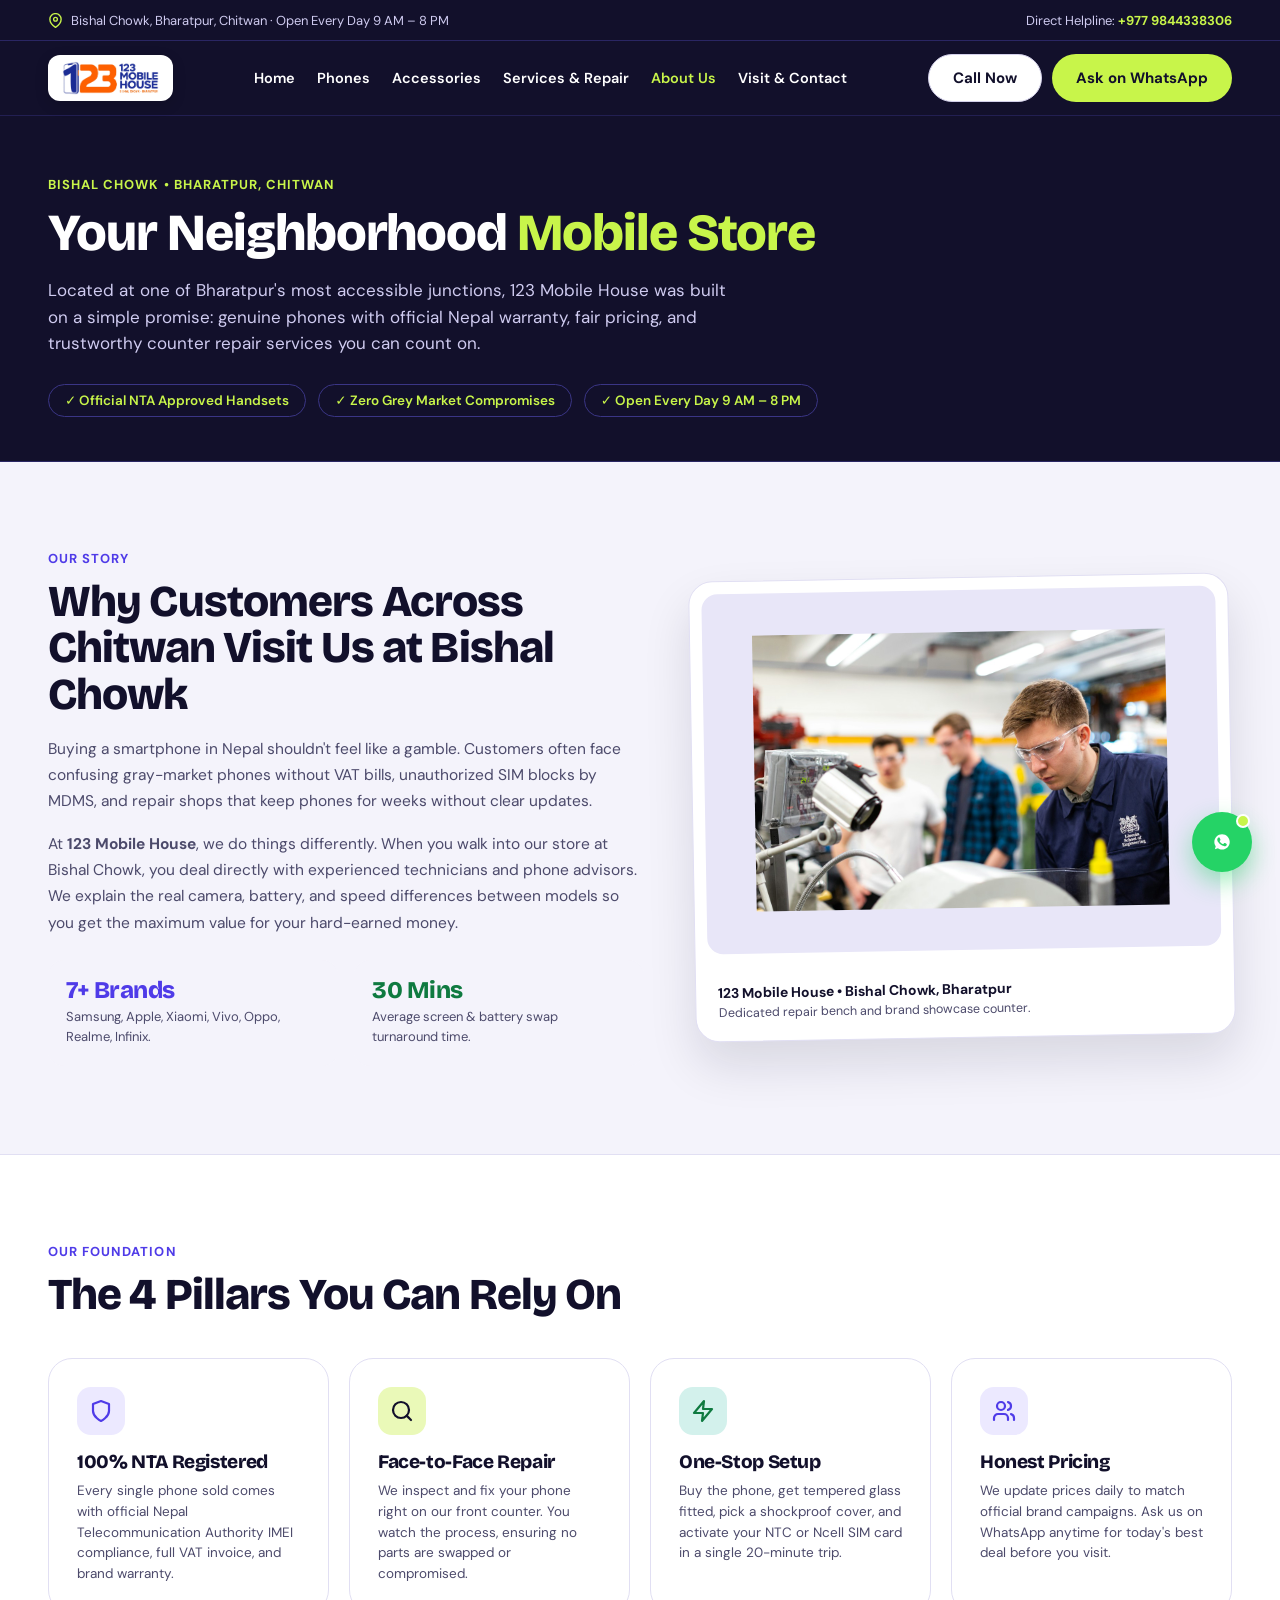
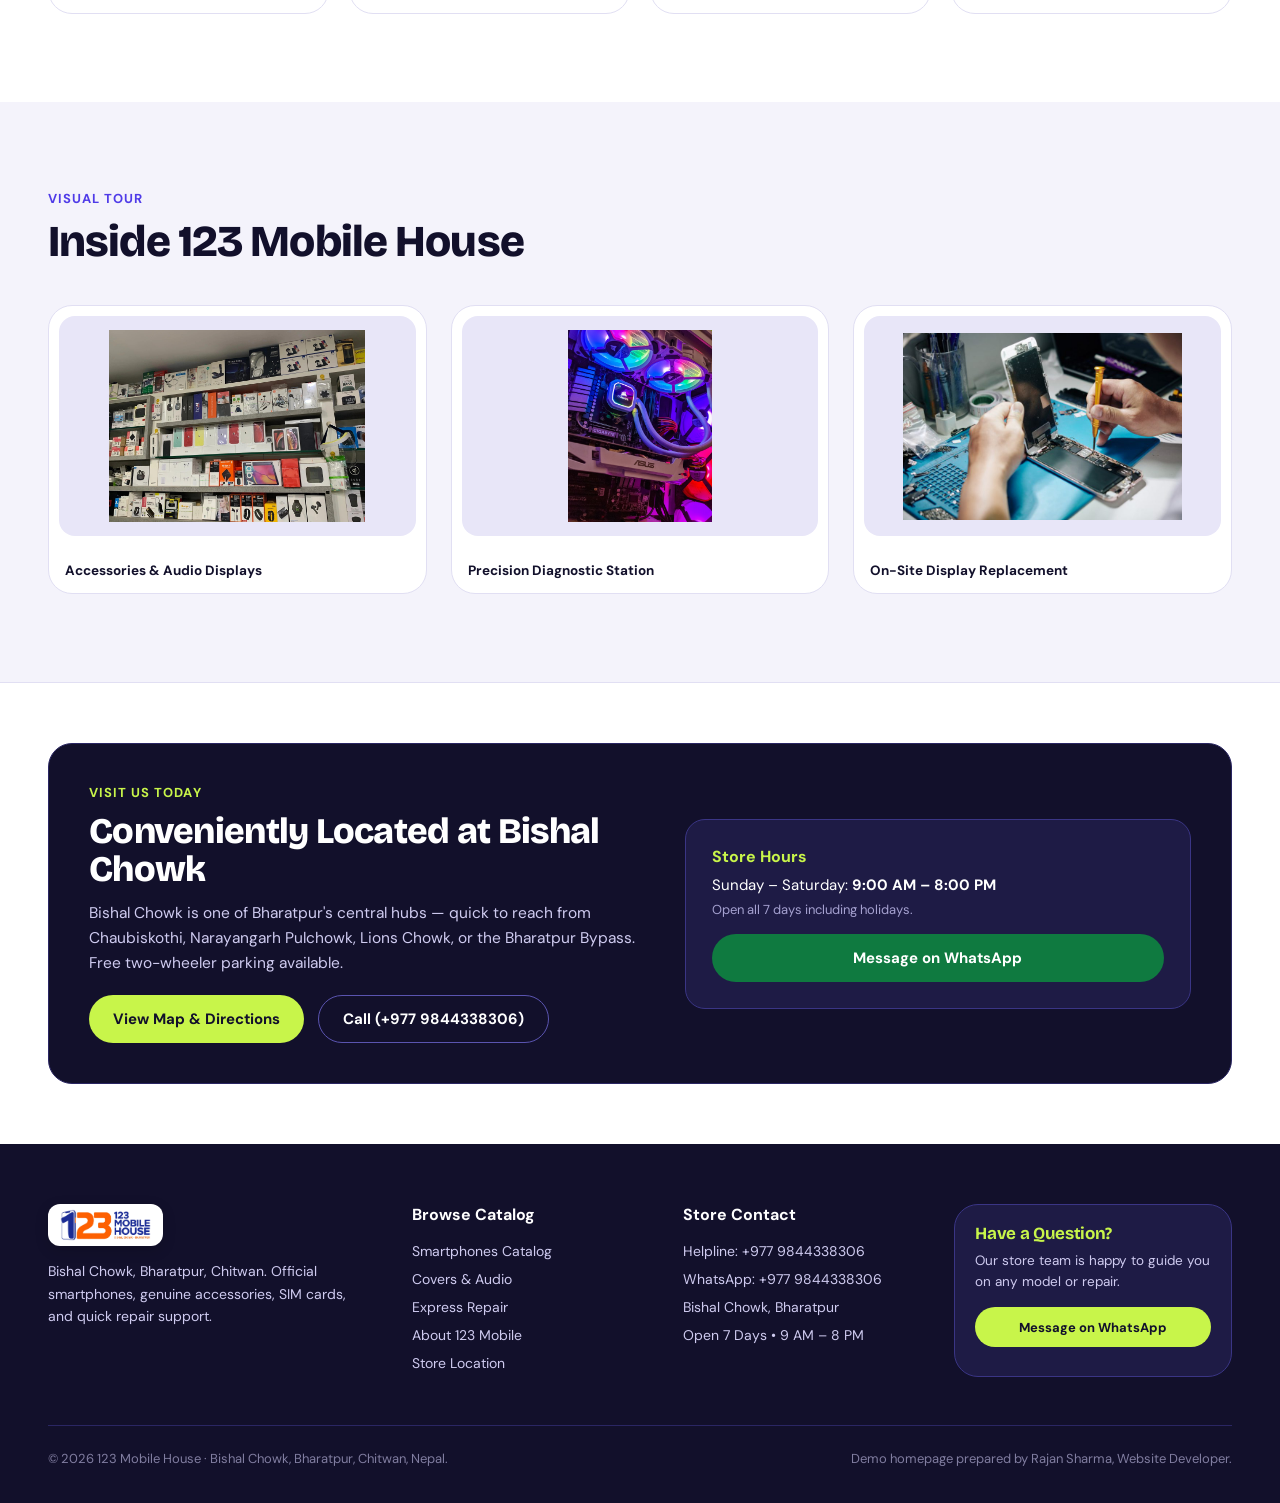
<file: about.html>
<!DOCTYPE html>
<html lang="en">
<head>
  <meta charset="utf-8">
  <meta name="viewport" content="width=device-width, initial-scale=1, viewport-fit=cover">
  <title>About 123 Mobile House — Bishal Chowk, Bharatpur, Chitwan</title>
  <meta name="description" content="Learn about 123 Mobile House at Bishal Chowk, Bharatpur, Chitwan. Official smartphone retailer, genuine warranty, transparent counter repairs, and trusted local service.">
  
  <link rel="icon" type="image/png" href="assets/images/favicon-123.png">
  <link rel="apple-touch-icon" href="assets/images/favicon-123.png">
  <link rel="stylesheet" href="style.css">
</head>
<body>

  <!-- Preloader (0.5 Second App-Style Splash) -->
  <!-- Preloader (0.5 Second App-Style Splash) -->
  <div id="sitePreloader" class="preloader">
    <div class="preloader-content">
      <div class="header-logo-badge" style="padding:10px 22px;border-radius:18px;box-shadow:0 12px 32px rgba(245,106,30,0.35);animation:badgePop 0.5s cubic-bezier(0.16, 1, 0.3, 1);">
        <img src="assets/images/logo-official-full.png" alt="123 Mobile House" style="height:48px;width:auto;display:block;">
      </div>
      <div class="preloader-bar">
        <div class="preloader-progress"></div>
      </div>
    </div>
  </div>
  </div>

  <!-- Top Location & Helpline Bar -->
  <!-- Top Location & Helpline Bar -->
  <div class="top-bar-strip">
    <div class="w top-bar-content">
      <div class="top-bar-location">
        <svg class="top-bar-icon" width="15" height="15" viewBox="0 0 24 24" fill="none" stroke="#C8F54A" stroke-width="2.2" stroke-linecap="round" stroke-linejoin="round">
          <path d="M21 10c0 7-9 13-9 13s-9-6-9-13a9 9 0 0 1 18 0z"></path>
          <circle cx="12" cy="10" r="3"></circle>
        </svg>
        <span>Bishal Chowk, Bharatpur, Chitwan &middot; Open Every Day 9 AM &ndash; 8 PM</span>
      </div>
      <div class="top-bar-phone">
        <span>Direct Helpline: <a href="tel:+9779844338306" class="top-bar-phone-link">+977 9844338306</a></span>
      </div>
    </div>
  </div>

  <!-- Header Navigation -->
  <header class="dk" style="position:sticky;top:0;z-index:900;border-bottom:1px solid rgba(42,38,99,0.7);backdrop-filter:blur(10px);">
    <div class="w header-nav-row">
      
      <!-- Brand Logo Badge -->
      <a href="index.html" class="brand-header-link" aria-label="123 Mobile House Home">
        <div class="header-logo-badge">
          <img src="assets/images/logo-official-full.png" alt="123 Mobile House Logo">
        </div>
      </a>

      <!-- Desktop Nav Links -->
      <nav class="nl" style="display:flex;gap:22px;font-weight:600;font-size:14.5px">
        <a href="index.html">Home</a>
        <a href="phones.html">Phones</a>
        <a href="accessories.html">Accessories</a>
        <a href="services.html">Services &amp; Repair</a>
        <a href="about.html" style="color:#C8F54A;">About Us</a>
        <a href="contact.html">Visit &amp; Contact</a>
      </nav>

      <!-- Header CTAs -->
      <div class="header-actions">
        <a class="btn sec header-cta-call" href="tel:+9779844338306">Call Now</a>
        <button class="btn pri wa-open-trigger header-cta-wa">Ask on WhatsApp</button>
        <button class="mobile-nav-toggle" id="mobileNavBtn" aria-label="Open Menu">
          <svg fill="none" stroke="currentColor" viewBox="0 0 24 24"><path stroke-linecap="round" stroke-linejoin="round" stroke-width="2.2" d="M4 6h16M4 12h16M4 18h16"/></svg>
        </button>
      </div>

    </div>
  </header>

  <!-- Mobile Drawer -->
  <div class="mobile-drawer-overlay" id="mobileDrawerOverlay">
    <div class="mobile-drawer">
      <div class="mobile-drawer-header">
        <div class="header-logo-badge" style="padding:4px 10px;">
          <img src="assets/images/logo-official-full.png" alt="123 Mobile House" style="height:28px;">
        </div>
        <button style="background:none;border:none;color:#fff;font-size:26px;cursor:pointer;" id="mobileDrawerClose">&times;</button>
      </div>
      <div class="mobile-drawer-links">
        <a href="index.html" class="mobile-drawer-link"><svg class="ui-icon" width="17" height="17" viewBox="0 0 24 24" fill="none" stroke="currentColor" stroke-width="2" stroke-linecap="round" stroke-linejoin="round"><path d="M3 9l9-7 9 7v11a2 2 0 0 1-2 2H5a2 2 0 0 1-2-2z"></path><polyline points="9 22 9 12 15 12 15 22"></polyline></svg> Home</a>
        <a href="phones.html" class="mobile-drawer-link"><svg class="ui-icon" width="17" height="17" viewBox="0 0 24 24" fill="none" stroke="currentColor" stroke-width="2" stroke-linecap="round" stroke-linejoin="round"><rect x="5" y="2" width="14" height="20" rx="2" ry="2"></rect><line x1="12" y1="18" x2="12.01" y2="18"></line></svg> Phones Catalog</a>
        <a href="accessories.html" class="mobile-drawer-link"><svg class="ui-icon" width="17" height="17" viewBox="0 0 24 24" fill="none" stroke="currentColor" stroke-width="2" stroke-linecap="round" stroke-linejoin="round"><path d="M3 18v-6a9 9 0 0 1 18 0v6"></path><path d="M21 19a2 2 0 0 1-2 2h-1a2 2 0 0 1-2-2v-3a2 2 0 0 1 2-2h3zM3 19a2 2 0 0 0 2 2h1a2 2 0 0 0 2-2v-3a2 2 0 0 0-2-2H3z"></path></svg> Accessories &amp; Audio</a>
        <a href="services.html" class="mobile-drawer-link"><svg class="ui-icon" width="17" height="17" viewBox="0 0 24 24" fill="none" stroke="currentColor" stroke-width="2" stroke-linecap="round" stroke-linejoin="round"><path d="M14.7 6.3a1 1 0 0 0 0 1.4l1.6 1.6a1 1 0 0 0 1.4 0l3.77-3.77a6 6 0 0 1-7.94 7.94l-6.91 6.91a2.12 2.12 0 0 1-3-3l6.91-6.91a6 6 0 0 1 7.94-7.94l-3.76 3.76z"></path></svg> Repair &amp; Services</a>
        <a href="about.html" class="mobile-drawer-link" style="color:#C8F54A;font-weight:700;"><svg class="ui-icon" width="17" height="17" viewBox="0 0 24 24" fill="none" stroke="currentColor" stroke-width="2" stroke-linecap="round" stroke-linejoin="round"><path d="M3 21h18"></path><path d="M5 21V7l8-4v18"></path><path d="M19 21V11l-6-3"></path><path d="M9 9v.01"></path><path d="M9 12v.01"></path><path d="M9 15v.01"></path><path d="M9 18v.01"></path></svg> About Us</a>
        <a href="contact.html" class="mobile-drawer-link"><svg class="ui-icon" width="17" height="17" viewBox="0 0 24 24" fill="none" stroke="currentColor" stroke-width="2" stroke-linecap="round" stroke-linejoin="round"><path d="M21 10c0 7-9 13-9 13s-9-6-9-13a9 9 0 0 1 18 0z"></path><circle cx="12" cy="10" r="3"></circle></svg> Visit &amp; Contact</a>
      </div>
      <div style="margin-top:auto;padding-top:24px;display:flex;flex-direction:column;gap:10px;">
        <a href="tel:+9779844338306" class="btn sec" style="width:100%;height:44px;">Call +977 9844338306</a>
        <button class="btn pri wa-open-trigger" style="width:100%;height:44px;">Chat on WhatsApp</button>
      </div>
    </div>
  </div>

  <!-- Hero Header -->
  <section class="dk" style="padding:60px 0 44px;border-bottom:1px solid #2A2663">
    <div class="w">
      <p class="eb">Bishal Chowk &bull; Bharatpur, Chitwan</p>
      <h1 class="page-hero-title">
        Your Neighborhood <span style="color:#C8F54A">Mobile Store</span>
      </h1>
      <p class="p" style="max-width:680px;font-size:17px;margin-bottom:28px;">
        Located at one of Bharatpur's most accessible junctions, 123 Mobile House was built on a simple promise: genuine phones with official Nepal warranty, fair pricing, and trustworthy counter repair services you can count on.
      </p>

      <div style="display:flex;flex-wrap:wrap;gap:12px;">
        <span style="border:1.5px solid #3A3585;border-radius:999px;padding:7px 16px;font-size:13.5px;font-weight:600;color:#C8F54A;">&check; Official NTA Approved Handsets</span>
        <span style="border:1.5px solid #3A3585;border-radius:999px;padding:7px 16px;font-size:13.5px;font-weight:600;color:#C8F54A;">&check; Zero Grey Market Compromises</span>
        <span style="border:1.5px solid #3A3585;border-radius:999px;padding:7px 16px;font-size:13.5px;font-weight:600;color:#C8F54A;">&check; Open Every Day 9 AM &ndash; 8 PM</span>
      </div>
    </div>
  </section>

  <!-- Story & Vision Bento -->
  <section class="s">
    <div class="w">
      <div class="g2" style="align-items:center;gap:48px;">
        
        <div>
          <p class="eb">Our Story</p>
          <h2 class="h2" style="margin-bottom:18px;">Why Customers Across Chitwan Visit Us at Bishal Chowk</h2>
          <p class="p" style="font-size:15.5px;line-height:1.7;margin-bottom:16px;">
            Buying a smartphone in Nepal shouldn't feel like a gamble. Customers often face confusing gray-market phones without VAT bills, unauthorized SIM blocks by MDMS, and repair shops that keep phones for weeks without clear updates.
          </p>
          <p class="p" style="font-size:15.5px;line-height:1.7;margin-bottom:24px;">
            At <b>123 Mobile House</b>, we do things differently. When you walk into our store at Bishal Chowk, you deal directly with experienced technicians and phone advisors. We explain the real camera, battery, and speed differences between models so you get the maximum value for your hard-earned money.
          </p>

          <div class="about-stats-grid">
            <div style="background:#F4F3FB;border-radius:16px;padding:18px;">
              <h4 style="font-size:24px;font-weight:800;color:#4F3BE8;margin:0 0 4px;">7+ Brands</h4>
              <p class="p" style="font-size:13px;margin:0;">Samsung, Apple, Xiaomi, Vivo, Oppo, Realme, Infinix.</p>
            </div>
            <div style="background:#F4F3FB;border-radius:16px;padding:18px;">
              <h4 style="font-size:24px;font-weight:800;color:#0F7A40;margin:0 0 4px;">30 Mins</h4>
              <p class="p" style="font-size:13px;margin:0;">Average screen &amp; battery swap turnaround time.</p>
            </div>
          </div>
        </div>

        <div style="position:relative;">
          <div class="card" style="padding:12px;transform:rotate(-1deg);box-shadow:0 24px 48px rgba(18,16,43,0.12);">
            <div class="ph" style="height:360px;">
              <img src="assets/images/hero-repair-lab.jpg" alt="123 Mobile House Showroom &amp; Workstation">
            </div>
            <div style="padding:14px 10px 6px;">
              <p style="font-weight:700;font-size:14px;color:#12102B;margin:0;">123 Mobile House &bull; Bishal Chowk, Bharatpur</p>
              <p class="p" style="font-size:12.5px;margin:2px 0 0;">Dedicated repair bench and brand showcase counter.</p>
            </div>
          </div>
        </div>

      </div>
    </div>
  </section>

  <!-- 4 Pillars of Trust -->
  <section class="s lt" style="border-top:1px solid #E1DFF3;">
    <div class="w">
      
      <div class="sh">
        <div>
          <p class="eb">Our Foundation</p>
          <h2 class="h2">The 4 Pillars You Can Rely On</h2>
        </div>
      </div>

      <div class="g4">
        
        <div class="card" style="background:#fff;padding:28px;">
          <div style="width:48px;height:48px;border-radius:14px;background:#ECE9FF;color:#4F3BE8;display:flex;align-items:center;justify-content:center;font-size:22px;margin-bottom:16px;"><svg width="24" height="24" viewBox="0 0 24 24" fill="none" stroke="currentColor" stroke-width="2.2" stroke-linecap="round" stroke-linejoin="round"><path d="M12 22s8-4 8-10V5l-8-3-8 3v7c0 6 8 10 8 10z"></path></svg></div>
          <h3 class="t" style="font-size:19px;">100% NTA Registered</h3>
          <p class="p" style="font-size:13.5px;">
            Every single phone sold comes with official Nepal Telecommunication Authority IMEI compliance, full VAT invoice, and brand warranty.
          </p>
        </div>

        <div class="card" style="background:#fff;padding:28px;">
          <div style="width:48px;height:48px;border-radius:14px;background:#EAF9B8;color:#12102B;display:flex;align-items:center;justify-content:center;font-size:22px;margin-bottom:16px;"><svg width="24" height="24" viewBox="0 0 24 24" fill="none" stroke="currentColor" stroke-width="2.2" stroke-linecap="round" stroke-linejoin="round"><circle cx="11" cy="11" r="8"></circle><line x1="21" y1="21" x2="16.65" y2="16.65"></line></svg></div>
          <h3 class="t" style="font-size:19px;">Face-to-Face Repair</h3>
          <p class="p" style="font-size:13.5px;">
            We inspect and fix your phone right on our front counter. You watch the process, ensuring no parts are swapped or compromised.
          </p>
        </div>

        <div class="card" style="background:#fff;padding:28px;">
          <div style="width:48px;height:48px;border-radius:14px;background:#D3F1EC;color:#0F7A40;display:flex;align-items:center;justify-content:center;font-size:22px;margin-bottom:16px;"><svg width="24" height="24" viewBox="0 0 24 24" fill="none" stroke="currentColor" stroke-width="2.2" stroke-linecap="round" stroke-linejoin="round"><polygon points="13 2 3 14 12 14 11 22 21 10 12 10 13 2"></polygon></svg></div>
          <h3 class="t" style="font-size:19px;">One-Stop Setup</h3>
          <p class="p" style="font-size:13.5px;">
            Buy the phone, get tempered glass fitted, pick a shockproof cover, and activate your NTC or Ncell SIM card in a single 20-minute trip.
          </p>
        </div>

        <div class="card" style="background:#fff;padding:28px;">
          <div style="width:48px;height:48px;border-radius:14px;background:#ECE9FF;color:#4F3BE8;display:flex;align-items:center;justify-content:center;font-size:22px;margin-bottom:16px;"><svg width="24" height="24" viewBox="0 0 24 24" fill="none" stroke="currentColor" stroke-width="2.2" stroke-linecap="round" stroke-linejoin="round"><path d="M16 21v-2a4 4 0 0 0-4-4H6a4 4 0 0 0-4 4v2"></path><circle cx="9" cy="7" r="4"></circle><path d="M22 21v-2a4 4 0 0 0-3-3.87"></path><path d="M16 3.13a4 4 0 0 1 0 7.75"></path></svg></div>
          <h3 class="t" style="font-size:19px;">Honest Pricing</h3>
          <p class="p" style="font-size:13.5px;">
            We update prices daily to match official brand campaigns. Ask us on WhatsApp anytime for today's best deal before you visit.
          </p>
        </div>

      </div>

    </div>
  </section>

  <!-- Photo Gallery Showcase -->
  <section class="s">
    <div class="w">
      <div class="sh">
        <div>
          <p class="eb">Visual Tour</p>
          <h2 class="h2">Inside 123 Mobile House</h2>
        </div>
      </div>

      <div class="g3">
        <div class="card" style="padding:10px;">
          <div class="ph" style="height:220px;">
            <img src="assets/images/shop-accessories-shelf.jpg" alt="Showroom Accessories Shelf">
          </div>
          <p style="font-weight:700;font-size:13.5px;padding:10px 6px 4px;margin:0;">Accessories &amp; Audio Displays</p>
        </div>

        <div class="card" style="padding:10px;">
          <div class="ph" style="height:220px;">
            <img src="assets/images/apple-fix-bench.jpg" alt="Apple &amp; Android Repair Bench">
          </div>
          <p style="font-weight:700;font-size:13.5px;padding:10px 6px 4px;margin:0;">Precision Diagnostic Station</p>
        </div>

        <div class="card" style="padding:10px;">
          <div class="ph" style="height:220px;">
            <img src="assets/images/iphone-repair-hands.jpg" alt="Technician Replacing Display">
          </div>
          <p style="font-weight:700;font-size:13.5px;padding:10px 6px 4px;margin:0;">On-Site Display Replacement</p>
        </div>
      </div>
    </div>
  </section>

  <!-- Location Callout -->
  <section class="lt" style="padding:60px 0;border-top:1px solid #E1DFF3;">
    <div class="w">
      <div class="card dkc" style="background:#12102B;border-color:#2A2663;padding:40px;border-radius:24px;">
        <div class="g2" style="align-items:center;gap:36px;">
          <div>
            <p class="eb" style="color:#C8F54A;">Visit Us Today</p>
            <h2 class="h2" style="color:#fff;font-size:36px;margin-bottom:12px;">Conveniently Located at Bishal Chowk</h2>
            <p class="p" style="color:#CFCBF0;font-size:15.5px;line-height:1.6;margin-bottom:20px;">
              Bishal Chowk is one of Bharatpur's central hubs &mdash; quick to reach from Chaubiskothi, Narayangarh Pulchowk, Lions Chowk, or the Bharatpur Bypass. Free two-wheeler parking available.
            </p>
            <a class="btn pri" href="contact.html">View Map &amp; Directions</a>
            <a class="btn ghost" href="tel:+9779844338306" style="margin-left:10px;">Call (+977 9844338306)</a>
          </div>
          <div>
            <div style="background:#1E1B45;border:1px solid #3A3585;border-radius:20px;padding:26px;">
              <p style="font-weight:700;color:#C8F54A;margin-bottom:8px;">Store Hours</p>
              <p style="color:#fff;font-size:15px;margin:0 0 6px;">Sunday &ndash; Saturday: <b>9:00 AM &ndash; 8:00 PM</b></p>
              <p style="color:#A5A1D0;font-size:13px;margin:0 0 16px;">Open all 7 days including holidays.</p>
              <button class="btn wa wa-open-trigger" style="width:100%;">Message on WhatsApp</button>
            </div>
          </div>
        </div>
      </div>
    </div>
  </section>

  <!-- Footer -->
  <footer class="dk">
    <div class="w" style="padding-top:60px;padding-bottom:36px">
      <div class="site-footer-grid">
        <div>
          <div class="header-logo-badge" style="display:inline-flex;padding:5px 12px;margin-bottom:14px;">
            <img src="assets/images/logo-official-full.png" alt="123 Mobile House" style="height:32px;">
          </div>
          <p class="p" style="max-width:300px;font-size:14px;line-height:1.6;">
            Bishal Chowk, Bharatpur, Chitwan. Official smartphones, genuine accessories, SIM cards, and quick repair support.
          </p>
        </div>

        <div>
          <p style="font-weight:700;margin-bottom:12px;color:#fff;">Browse Catalog</p>
          <p class="p" style="line-height:2;font-size:14px;">
            <a href="phones.html">Smartphones Catalog</a><br>
            <a href="accessories.html">Covers &amp; Audio</a><br>
            <a href="services.html">Express Repair</a><br>
            <a href="about.html">About 123 Mobile</a><br>
            <a href="contact.html">Store Location</a>
          </p>
        </div>

        <div>
          <p style="font-weight:700;margin-bottom:12px;color:#fff;">Store Contact</p>
          <p class="p" style="line-height:2;font-size:14px;">
            Helpline: +977 9844338306<br>
            WhatsApp: +977 9844338306<br>
            Bishal Chowk, Bharatpur<br>
            Open 7 Days &bull; 9 AM &ndash; 8 PM
          </p>
        </div>

        <div class="card dkc" style="background:#1E1B45;border-color:#3A3585;padding:20px">
          <h4 style="color:#C8F54A;font-size:17px;margin-bottom:8px;">Have a Question?</h4>
          <p class="p" style="font-size:13.5px;margin-bottom:14px;">Our store team is happy to guide you on any model or repair.</p>
          <button class="btn pri wa-open-trigger" style="width:100%;height:40px;font-size:13px">Message on WhatsApp</button>
        </div>
      </div>

      <div style="border-top:1px solid #2A2663;padding-top:24px;display:flex;justify-content:space-between;align-items:center;flex-wrap:wrap;gap:12px;font-size:13px;color:#807DA0">
        <p>&copy; 2026 123 Mobile House &middot; Bishal Chowk, Bharatpur, Chitwan, Nepal.</p>
        <p>Demo homepage prepared by Rajan Sharma, Website Developer.</p>
      </div>
    </div>
  </footer>

  <!-- Floating WhatsApp Trigger & Interactive Popup Card -->
    <!-- Floating Back to Top Button -->
  <button id="backToTopBtn" class="back-to-top" aria-label="Back to Top">
    <svg width="20" height="20" viewBox="0 0 24 24" fill="none" stroke="currentColor" stroke-width="2.5" stroke-linecap="round" stroke-linejoin="round"><polyline points="18 15 12 9 6 15"></polyline></svg>
  </button>

<div class="floating-wa-wrapper">
    <div class="wa-chat-popup" id="waChatPopup">
      <div class="wa-popup-header">
        <div style="display:flex;align-items:center;gap:10px;">
          <div class="header-logo-badge" style="padding:2px 6px;">
            <img src="assets/images/logo-official-full.png" alt="123" style="height:20px;">
          </div>
          <div>
            <h4 style="margin:0;font-size:14px;color:#12102B;">123 Mobile House</h4>
            <span style="font-size:11.5px;color:#0F7A40;font-weight:600;">● Online at Bishal Chowk</span>
          </div>
        </div>
        <button class="wa-popup-close" id="waPopupClose">&times;</button>
      </div>

      <div class="wa-popup-body">
        <p style="margin:0 0 10px;font-size:13px;color:#4C4A6B;">Namaste! How can 123 Mobile House help you today?</p>
        
        <div class="wa-quick-chips">
          <button class="wa-quick-chip" data-msg="Hello! What are your current smartphone deals at Bishal Chowk?">Today's Deals?</button>
          <button class="wa-quick-chip" data-msg="Hello! Are all your phones official with Nepal warranty and VAT bill?">Warranty &amp; NTA?</button>
          <button class="wa-quick-chip" data-msg="Hello! Can I exchange my old phone for a new one?">Exchange Option?</button>
          <button class="wa-quick-chip" data-msg="Hello! Where in Bishal Chowk are you located?">Directions?</button>
        </div>

        <div class="wa-input-box">
          <textarea class="wa-custom-textarea" id="waCustomTextarea" placeholder="Type your message..."></textarea>
          <button class="wa-send-btn" id="waSendCustomBtn">
            <svg width="18" height="18" viewBox="0 0 24 24" fill="currentColor"><path d="M2.01 21L23 12 2.01 3 2 10l15 2-15 2z"/></svg>
            Send on WhatsApp
          </button>
        </div>
      </div>
    </div>

    <button class="wa-trigger-btn" id="waFloatingTrigger" aria-label="Open WhatsApp Chat">
      <span class="pulse-badge"></span>
      <svg viewBox="0 0 24 24"><path d="M12.031 6.172c-3.181 0-5.767 2.586-5.768 5.766-.001 1.298.38 2.27 1.019 3.287l-.582 2.128 2.182-.573c.978.58 1.911.928 3.145.929 3.178 0 5.767-2.587 5.768-5.766.001-3.187-2.575-5.77-5.764-5.771zm3.392 8.244c-.144.405-.837.774-1.17.824-.312.045-.694.064-2.146-.537-1.748-.724-2.859-2.508-2.949-2.625-.088-.117-.714-.95-.714-1.811 0-.862.449-1.286.61-1.46.16-.175.352-.219.47-.219.117 0 .235.001.338.006.109.005.253-.042.396.302.145.351.498 1.216.541 1.305.044.088.073.191.015.308-.058.117-.088.191-.175.293-.088.102-.185.228-.264.306-.088.088-.179.184-.077.359.102.176.455.751.977 1.216.671.597 1.236.782 1.412.87.176.088.278.073.382-.044.102-.117.44-.513.557-.689.118-.175.235-.146.396-.088.161.059 1.028.485 1.204.573.176.088.293.132.338.205.044.074.044.426-.1.831z"/></svg>
    </button>
  </div>

  <!-- Shared Script -->
  <script>
    const WA_NUMBER = '9779844338306';
    const waPopup = document.getElementById('waChatPopup');
    const waTrigger = document.getElementById('waFloatingTrigger');
    const waClose = document.getElementById('waPopupClose');
    const waTextarea = document.getElementById('waCustomTextarea');
    const waSendBtn = document.getElementById('waSendCustomBtn');
    const quickChips = document.querySelectorAll('.wa-quick-chip');
    const openTriggers = document.querySelectorAll('.wa-open-trigger');

    function toggleWaPopup(openState) {
      if (openState !== undefined) {
        if (openState) {
          waPopup.classList.add('active');
          waTextarea.focus();
        } else {
          waPopup.classList.remove('active');
        }
      } else {
        const isActive = waPopup.classList.toggle('active');
        if (isActive) waTextarea.focus();
      }
    }

    if (waTrigger) waTrigger.addEventListener('click', () => toggleWaPopup());
    if (waClose) waClose.addEventListener('click', () => toggleWaPopup(false));

    openTriggers.forEach(btn => {
      btn.addEventListener('click', (e) => {
        e.preventDefault();
        toggleWaPopup(true);
      });
    });

    quickChips.forEach(chip => {
      chip.addEventListener('click', () => {
        waTextarea.value = chip.getAttribute('data-msg');
        waTextarea.focus();
      });
    });

    function sendWaMessage() {
      const customText = waTextarea.value.trim() || 'Hello 123 Mobile House! I would like to learn more about your store.';
      window.open(`https://wa.me/${WA_NUMBER}?text=${encodeURIComponent(customText)}`, '_blank');
      toggleWaPopup(false);
    }

    if (waSendBtn) waSendBtn.addEventListener('click', sendWaMessage);
    if (waTextarea) {
      waTextarea.addEventListener('keydown', (e) => {
        if (e.key === 'Enter' && !e.shiftKey) {
          e.preventDefault();
          sendWaMessage();
        }
      });
    }

    // Mobile Navigation Drawer
    const mobileNavBtn = document.getElementById('mobileNavBtn');
    const mobileDrawerOverlay = document.getElementById('mobileDrawerOverlay');
    const mobileDrawerClose = document.getElementById('mobileDrawerClose');

    function openMobileDrawer() {
      mobileDrawerOverlay.classList.add('open');
      document.body.style.overflow = 'hidden';
    }

    function closeMobileDrawer() {
      mobileDrawerOverlay.classList.remove('open');
      document.body.style.overflow = '';
    }

    if (mobileNavBtn) mobileNavBtn.addEventListener('click', openMobileDrawer);
    if (mobileDrawerClose) mobileDrawerClose.addEventListener('click', closeMobileDrawer);
    if (mobileDrawerOverlay) {
      mobileDrawerOverlay.addEventListener('click', (e) => {
        if (e.target === mobileDrawerOverlay) closeMobileDrawer();
      });
    }

    // Preloader Dismissal (0.5s / 500ms)
    window.addEventListener('load', () => {
      const preloader = document.getElementById('sitePreloader');
      if (preloader) {
        setTimeout(() => {
          preloader.classList.add('fade-out');
          setTimeout(() => { preloader.remove(); }, 350);
        }, 500);
      }
    });

    // Scroll Reveal
    if ('IntersectionObserver' in window) {
      const observer = new IntersectionObserver((entries, obs) => {
        entries.forEach(e => {
          if (e.isIntersecting) {
            e.target.classList.add('is-revealed');
            obs.unobserve(e.target);
          }
        });
      }, { threshold: 0.1 });
      document.querySelectorAll('.card').forEach(c => observer.observe(c));
    }
      // Back to Top Button & Smooth Scrolling
    const backToTopBtn = document.getElementById('backToTopBtn');
    if (backToTopBtn) {
      window.addEventListener('scroll', () => {
        if (window.scrollY > 280) {
          backToTopBtn.classList.add('visible');
        } else {
          backToTopBtn.classList.remove('visible');
        }
      });

      backToTopBtn.addEventListener('click', () => {
        window.scrollTo({
          top: 0,
          behavior: 'smooth'
        });
      });
    }

  </script>

</body>
</html>
</file>
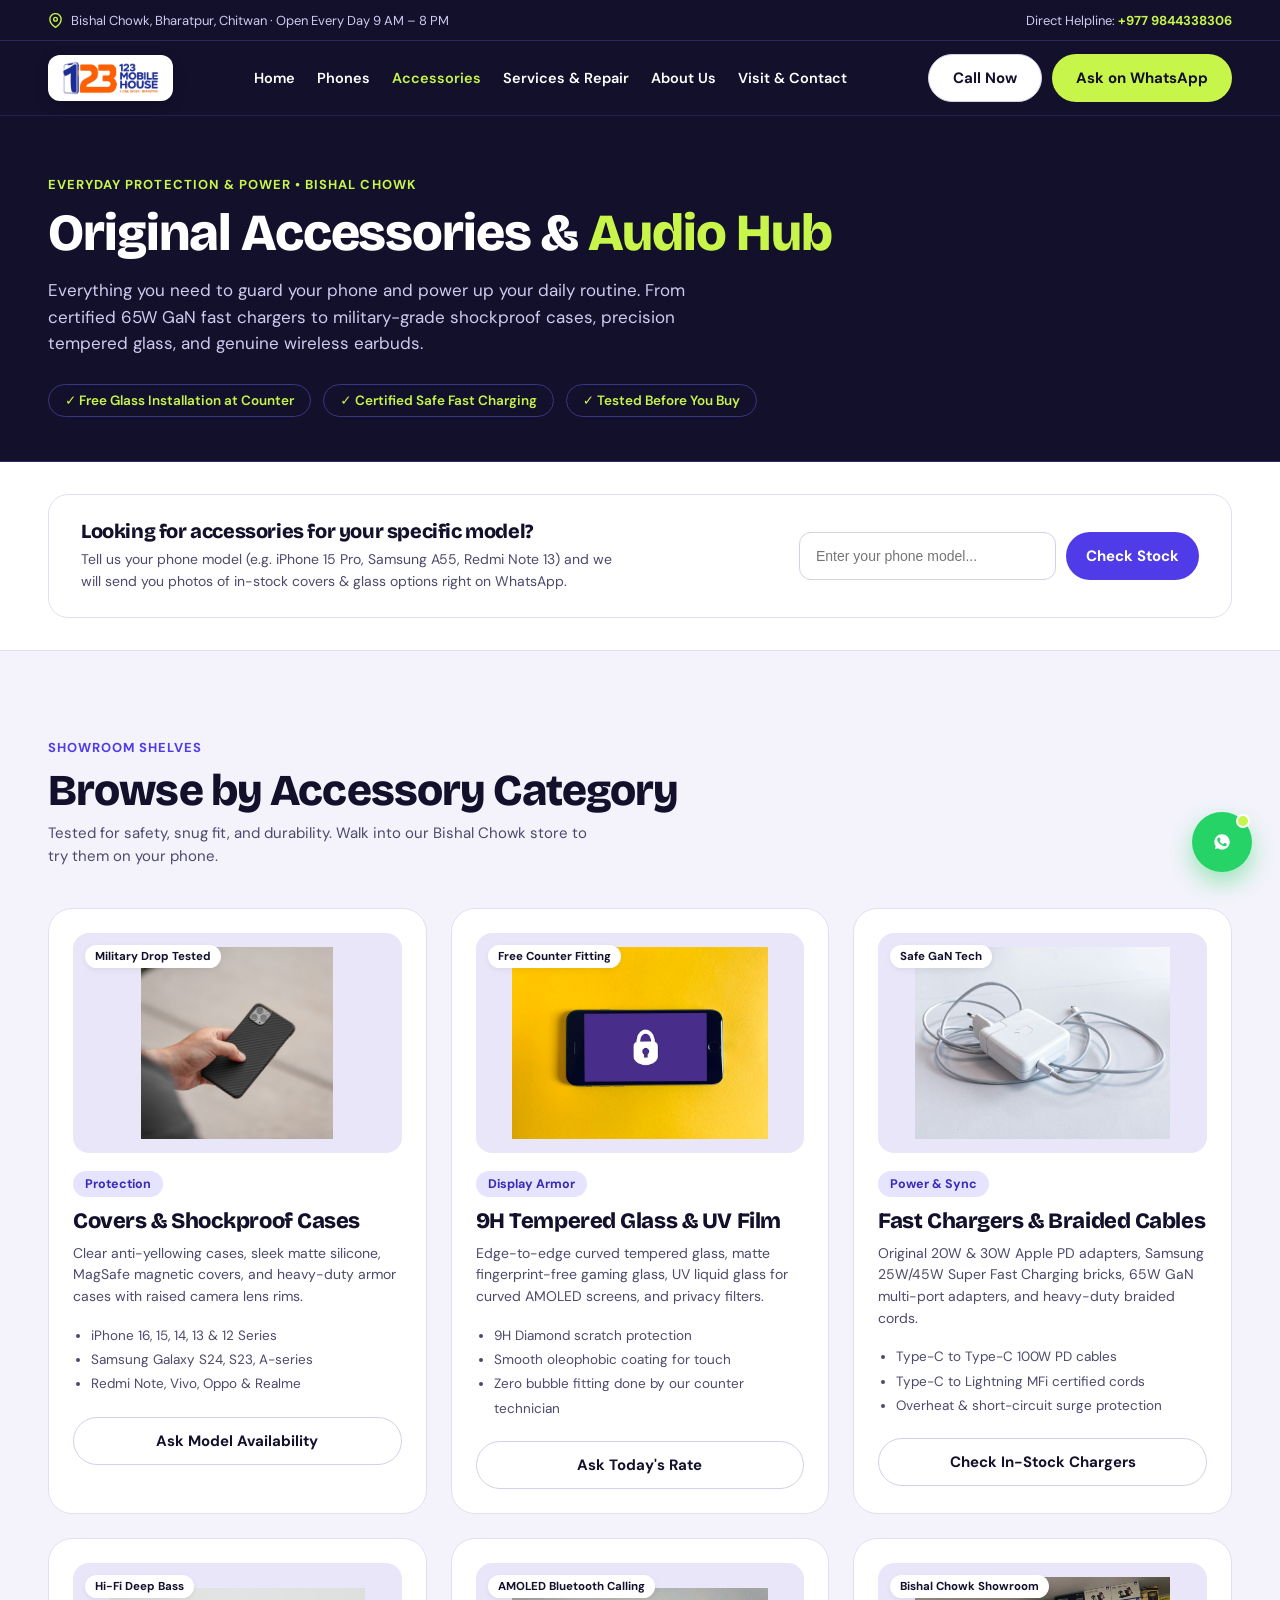
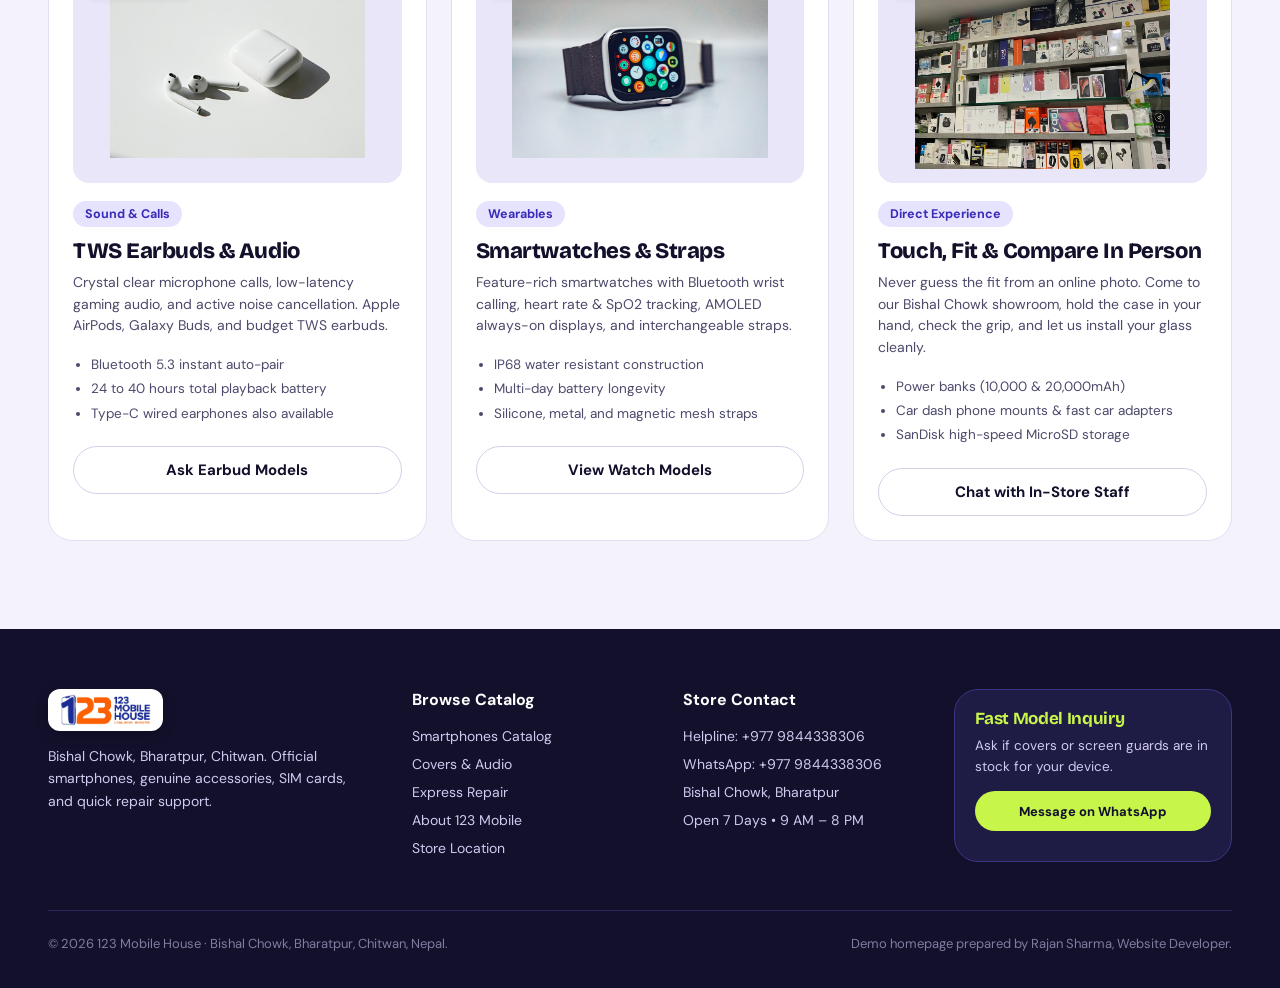
<file: accessories.html>
<!DOCTYPE html>
<html lang="en">
<head>
  <meta charset="utf-8">
  <meta name="viewport" content="width=device-width, initial-scale=1, viewport-fit=cover">
  <title>Mobile Accessories, Covers &amp; Fast Chargers — 123 Mobile House | Bharatpur</title>
  <meta name="description" content="Genuine mobile accessories at Bishal Chowk, Bharatpur. Phone covers, 9H tempered glass, fast GaN chargers, Apple & Samsung audio, earbuds, and smartwatches.">
  
  <link rel="icon" type="image/png" href="assets/images/favicon-123.png">
  <link rel="apple-touch-icon" href="assets/images/favicon-123.png">
  <link rel="stylesheet" href="style.css">
</head>
<body>

  <!-- Preloader (0.5 Second App-Style Splash) -->
  <!-- Preloader (0.5 Second App-Style Splash) -->
  <div id="sitePreloader" class="preloader">
    <div class="preloader-content">
      <div class="header-logo-badge" style="padding:10px 22px;border-radius:18px;box-shadow:0 12px 32px rgba(245,106,30,0.35);animation:badgePop 0.5s cubic-bezier(0.16, 1, 0.3, 1);">
        <img src="assets/images/logo-official-full.png" alt="123 Mobile House" style="height:48px;width:auto;display:block;">
      </div>
      <div class="preloader-bar">
        <div class="preloader-progress"></div>
      </div>
    </div>
  </div>
  </div>

  <!-- Top Location & Helpline Bar -->
  <!-- Top Location & Helpline Bar -->
  <div class="top-bar-strip">
    <div class="w top-bar-content">
      <div class="top-bar-location">
        <svg class="top-bar-icon" width="15" height="15" viewBox="0 0 24 24" fill="none" stroke="#C8F54A" stroke-width="2.2" stroke-linecap="round" stroke-linejoin="round">
          <path d="M21 10c0 7-9 13-9 13s-9-6-9-13a9 9 0 0 1 18 0z"></path>
          <circle cx="12" cy="10" r="3"></circle>
        </svg>
        <span>Bishal Chowk, Bharatpur, Chitwan &middot; Open Every Day 9 AM &ndash; 8 PM</span>
      </div>
      <div class="top-bar-phone">
        <span>Direct Helpline: <a href="tel:+9779844338306" class="top-bar-phone-link">+977 9844338306</a></span>
      </div>
    </div>
  </div>

  <!-- Header Navigation -->
  <header class="dk" style="position:sticky;top:0;z-index:900;border-bottom:1px solid rgba(42,38,99,0.7);backdrop-filter:blur(10px);">
    <div class="w header-nav-row">
      
      <!-- Brand Logo Badge -->
      <a href="index.html" class="brand-header-link" aria-label="123 Mobile House Home">
        <div class="header-logo-badge">
          <img src="assets/images/logo-official-full.png" alt="123 Mobile House Logo">
        </div>
      </a>

      <!-- Desktop Nav Links -->
      <nav class="nl" style="display:flex;gap:22px;font-weight:600;font-size:14.5px">
        <a href="index.html">Home</a>
        <a href="phones.html">Phones</a>
        <a href="accessories.html" style="color:#C8F54A;">Accessories</a>
        <a href="services.html">Services &amp; Repair</a>
        <a href="about.html">About Us</a>
        <a href="contact.html">Visit &amp; Contact</a>
      </nav>

      <!-- Header CTAs -->
      <div class="header-actions">
        <a class="btn sec header-cta-call" href="tel:+9779844338306">Call Now</a>
        <button class="btn pri wa-open-trigger header-cta-wa">Ask on WhatsApp</button>
        <button class="mobile-nav-toggle" id="mobileNavBtn" aria-label="Open Menu">
          <svg fill="none" stroke="currentColor" viewBox="0 0 24 24"><path stroke-linecap="round" stroke-linejoin="round" stroke-width="2.2" d="M4 6h16M4 12h16M4 18h16"/></svg>
        </button>
      </div>

    </div>
  </header>

  <!-- Mobile Drawer -->
  <div class="mobile-drawer-overlay" id="mobileDrawerOverlay">
    <div class="mobile-drawer">
      <div class="mobile-drawer-header">
        <div class="header-logo-badge" style="padding:4px 10px;">
          <img src="assets/images/logo-official-full.png" alt="123 Mobile House" style="height:28px;">
        </div>
        <button style="background:none;border:none;color:#fff;font-size:26px;cursor:pointer;" id="mobileDrawerClose">&times;</button>
      </div>
      <div class="mobile-drawer-links">
        <a href="index.html" class="mobile-drawer-link"><svg class="ui-icon" width="17" height="17" viewBox="0 0 24 24" fill="none" stroke="currentColor" stroke-width="2" stroke-linecap="round" stroke-linejoin="round"><path d="M3 9l9-7 9 7v11a2 2 0 0 1-2 2H5a2 2 0 0 1-2-2z"></path><polyline points="9 22 9 12 15 12 15 22"></polyline></svg> Home</a>
        <a href="phones.html" class="mobile-drawer-link"><svg class="ui-icon" width="17" height="17" viewBox="0 0 24 24" fill="none" stroke="currentColor" stroke-width="2" stroke-linecap="round" stroke-linejoin="round"><rect x="5" y="2" width="14" height="20" rx="2" ry="2"></rect><line x1="12" y1="18" x2="12.01" y2="18"></line></svg> Phones Catalog</a>
        <a href="accessories.html" class="mobile-drawer-link" style="color:#C8F54A;font-weight:700;"><svg class="ui-icon" width="17" height="17" viewBox="0 0 24 24" fill="none" stroke="currentColor" stroke-width="2" stroke-linecap="round" stroke-linejoin="round"><path d="M3 18v-6a9 9 0 0 1 18 0v6"></path><path d="M21 19a2 2 0 0 1-2 2h-1a2 2 0 0 1-2-2v-3a2 2 0 0 1 2-2h3zM3 19a2 2 0 0 0 2 2h1a2 2 0 0 0 2-2v-3a2 2 0 0 0-2-2H3z"></path></svg> Accessories &amp; Audio</a>
        <a href="services.html" class="mobile-drawer-link"><svg class="ui-icon" width="17" height="17" viewBox="0 0 24 24" fill="none" stroke="currentColor" stroke-width="2" stroke-linecap="round" stroke-linejoin="round"><path d="M14.7 6.3a1 1 0 0 0 0 1.4l1.6 1.6a1 1 0 0 0 1.4 0l3.77-3.77a6 6 0 0 1-7.94 7.94l-6.91 6.91a2.12 2.12 0 0 1-3-3l6.91-6.91a6 6 0 0 1 7.94-7.94l-3.76 3.76z"></path></svg> Repair &amp; Services</a>
        <a href="about.html" class="mobile-drawer-link"><svg class="ui-icon" width="17" height="17" viewBox="0 0 24 24" fill="none" stroke="currentColor" stroke-width="2" stroke-linecap="round" stroke-linejoin="round"><path d="M3 21h18"></path><path d="M5 21V7l8-4v18"></path><path d="M19 21V11l-6-3"></path><path d="M9 9v.01"></path><path d="M9 12v.01"></path><path d="M9 15v.01"></path><path d="M9 18v.01"></path></svg> About Us</a>
        <a href="contact.html" class="mobile-drawer-link"><svg class="ui-icon" width="17" height="17" viewBox="0 0 24 24" fill="none" stroke="currentColor" stroke-width="2" stroke-linecap="round" stroke-linejoin="round"><path d="M21 10c0 7-9 13-9 13s-9-6-9-13a9 9 0 0 1 18 0z"></path><circle cx="12" cy="10" r="3"></circle></svg> Visit &amp; Contact</a>
      </div>
      <div style="margin-top:auto;padding-top:24px;display:flex;flex-direction:column;gap:10px;">
        <a href="tel:+9779844338306" class="btn sec" style="width:100%;height:44px;">Call +977 9844338306</a>
        <button class="btn pri wa-open-trigger" style="width:100%;height:44px;">Chat on WhatsApp</button>
      </div>
    </div>
  </div>

  <!-- Hero Header -->
  <section class="dk" style="padding:60px 0 44px;border-bottom:1px solid #2A2663">
    <div class="w">
      <p class="eb">Everyday Protection &amp; Power &bull; Bishal Chowk</p>
      <h1 class="page-hero-title">
        Original Accessories &amp; <span style="color:#C8F54A">Audio Hub</span>
      </h1>
      <p class="p" style="max-width:680px;font-size:17px;margin-bottom:28px;">
        Everything you need to guard your phone and power up your daily routine. From certified 65W GaN fast chargers to military-grade shockproof cases, precision tempered glass, and genuine wireless earbuds.
      </p>

      <div style="display:flex;flex-wrap:wrap;gap:12px;">
        <span style="border:1.5px solid #3A3585;border-radius:999px;padding:7px 16px;font-size:13.5px;font-weight:600;color:#C8F54A;">&check; Free Glass Installation at Counter</span>
        <span style="border:1.5px solid #3A3585;border-radius:999px;padding:7px 16px;font-size:13.5px;font-weight:600;color:#C8F54A;">&check; Certified Safe Fast Charging</span>
        <span style="border:1.5px solid #3A3585;border-radius:999px;padding:7px 16px;font-size:13.5px;font-weight:600;color:#C8F54A;">&check; Tested Before You Buy</span>
      </div>
    </div>
  </section>

  <!-- Model Matching Checker -->
  <section class="lt" style="padding:32px 0;border-bottom:1px solid #E1DFF3;">
    <div class="w">
      <div class="card" style="background:#fff;padding:24px 32px;display:flex;align-items:center;justify-content:space-between;flex-wrap:wrap;gap:20px;border-radius:20px;">
        <div style="max-width:540px;">
          <h3 style="font:800 20px 'Bricolage Grotesque',sans-serif;margin-bottom:6px;color:#12102B;">Looking for accessories for your specific model?</h3>
          <p class="p" style="font-size:14px;margin:0;">Tell us your phone model (e.g. iPhone 15 Pro, Samsung A55, Redmi Note 13) and we will send you photos of in-stock covers &amp; glass options right on WhatsApp.</p>
        </div>
        <div style="display:flex;gap:10px;flex:1;max-width:400px;width:100%;">
          <input type="text" id="accModelInput" placeholder="Enter your phone model..." style="flex:1;padding:12px 16px;border-radius:12px;border:1.5px solid #D3D0EA;font-size:14px;outline:none;">
          <button class="btn pri" id="accCheckBtn" style="white-space:nowrap;padding:0 20px;">Check Stock</button>
        </div>
      </div>
    </div>
  </section>

  <!-- Accessories Categories Grid -->
  <section class="s">
    <div class="w">
      
      <div class="sh">
        <div>
          <p class="eb">Showroom Shelves</p>
          <h2 class="h2">Browse by Accessory Category</h2>
          <p class="p" style="margin-top:8px;max-width:560px;">Tested for safety, snug fit, and durability. Walk into our Bishal Chowk store to try them on your phone.</p>
        </div>
      </div>

      <div class="g3">

        <!-- 1. Shockproof Covers & Cases -->
        <div class="card" style="padding:24px">
          <div class="ph" style="height:220px;margin-bottom:18px;">
            <span class="tag">Military Drop Tested</span>
            <img src="assets/images/acc-cases.jpg" alt="Shockproof Phone Covers">
          </div>
          <span class="pill" style="margin-bottom:12px;">Protection</span>
          <h3 class="t" style="font-size:22px;">Covers &amp; Shockproof Cases</h3>
          <p class="p" style="font-size:14px;margin-bottom:16px;">
            Clear anti-yellowing cases, sleek matte silicone, MagSafe magnetic covers, and heavy-duty armor cases with raised camera lens rims.
          </p>
          <ul style="padding-left:18px;margin:0 0 20px;font-size:13.5px;color:#4C4A6B;line-height:1.8;">
            <li>iPhone 16, 15, 14, 13 &amp; 12 Series</li>
            <li>Samsung Galaxy S24, S23, A-series</li>
            <li>Redmi Note, Vivo, Oppo &amp; Realme</li>
          </ul>
          <button class="btn sec wa-category-btn" data-cat="Phone Covers &amp; Cases" style="width:100%;">Ask Model Availability</button>
        </div>

        <!-- 2. Screen Guards & Tempered Glass -->
        <div class="card" style="padding:24px">
          <div class="ph" style="height:220px;margin-bottom:18px;">
            <span class="tag">Free Counter Fitting</span>
            <img src="assets/images/tip-cracked-screen.jpg" alt="Screen Protectors and Tempered Glass">
          </div>
          <span class="pill" style="margin-bottom:12px;">Display Armor</span>
          <h3 class="t" style="font-size:22px;">9H Tempered Glass &amp; UV Film</h3>
          <p class="p" style="font-size:14px;margin-bottom:16px;">
            Edge-to-edge curved tempered glass, matte fingerprint-free gaming glass, UV liquid glass for curved AMOLED screens, and privacy filters.
          </p>
          <ul style="padding-left:18px;margin:0 0 20px;font-size:13.5px;color:#4C4A6B;line-height:1.8;">
            <li>9H Diamond scratch protection</li>
            <li>Smooth oleophobic coating for touch</li>
            <li>Zero bubble fitting done by our counter technician</li>
          </ul>
          <button class="btn sec wa-category-btn" data-cat="Tempered Glass &amp; Screen Protection" style="width:100%;">Ask Today's Rate</button>
        </div>

        <!-- 3. Fast Chargers & High-Speed Cables -->
        <div class="card" style="padding:24px">
          <div class="ph" style="height:220px;margin-bottom:18px;">
            <span class="tag">Safe GaN Tech</span>
            <img src="assets/images/acc-charger.jpg" alt="Fast Chargers and PD Cables">
          </div>
          <span class="pill" style="margin-bottom:12px;">Power &amp; Sync</span>
          <h3 class="t" style="font-size:22px;">Fast Chargers &amp; Braided Cables</h3>
          <p class="p" style="font-size:14px;margin-bottom:16px;">
            Original 20W &amp; 30W Apple PD adapters, Samsung 25W/45W Super Fast Charging bricks, 65W GaN multi-port adapters, and heavy-duty braided cords.
          </p>
          <ul style="padding-left:18px;margin:0 0 20px;font-size:13.5px;color:#4C4A6B;line-height:1.8;">
            <li>Type-C to Type-C 100W PD cables</li>
            <li>Type-C to Lightning MFi certified cords</li>
            <li>Overheat &amp; short-circuit surge protection</li>
          </ul>
          <button class="btn sec wa-category-btn" data-cat="Fast Chargers &amp; Cables" style="width:100%;">Check In-Stock Chargers</button>
        </div>

        <!-- 4. Earbuds & Wireless Audio -->
        <div class="card" style="padding:24px">
          <div class="ph" style="height:220px;margin-bottom:18px;">
            <span class="tag">Hi-Fi Deep Bass</span>
            <img src="assets/images/acc-airpods.jpg" alt="Earbuds and Audio">
          </div>
          <span class="pill" style="margin-bottom:12px;">Sound &amp; Calls</span>
          <h3 class="t" style="font-size:22px;">TWS Earbuds &amp; Audio</h3>
          <p class="p" style="font-size:14px;margin-bottom:16px;">
            Crystal clear microphone calls, low-latency gaming audio, and active noise cancellation. Apple AirPods, Galaxy Buds, and budget TWS earbuds.
          </p>
          <ul style="padding-left:18px;margin:0 0 20px;font-size:13.5px;color:#4C4A6B;line-height:1.8;">
            <li>Bluetooth 5.3 instant auto-pair</li>
            <li>24 to 40 hours total playback battery</li>
            <li>Type-C wired earphones also available</li>
          </ul>
          <button class="btn sec wa-category-btn" data-cat="Earbuds &amp; Audio" style="width:100%;">Ask Earbud Models</button>
        </div>

        <!-- 5. Smartwatches & Fitness Trackers -->
        <div class="card" style="padding:24px">
          <div class="ph" style="height:220px;margin-bottom:18px;">
            <span class="tag">AMOLED Bluetooth Calling</span>
            <img src="assets/images/acc-watch.jpg" alt="Smartwatches">
          </div>
          <span class="pill" style="margin-bottom:12px;">Wearables</span>
          <h3 class="t" style="font-size:22px;">Smartwatches &amp; Straps</h3>
          <p class="p" style="font-size:14px;margin-bottom:16px;">
            Feature-rich smartwatches with Bluetooth wrist calling, heart rate &amp; SpO2 tracking, AMOLED always-on displays, and interchangeable straps.
          </p>
          <ul style="padding-left:18px;margin:0 0 20px;font-size:13.5px;color:#4C4A6B;line-height:1.8;">
            <li>IP68 water resistant construction</li>
            <li>Multi-day battery longevity</li>
            <li>Silicone, metal, and magnetic mesh straps</li>
          </ul>
          <button class="btn sec wa-category-btn" data-cat="Smartwatches" style="width:100%;">View Watch Models</button>
        </div>

        <!-- 6. In-Store Accessories Shelf Experience -->
        <div class="card" style="padding:24px">
          <div class="ph" style="height:220px;margin-bottom:18px;">
            <span class="tag">Bishal Chowk Showroom</span>
            <img src="assets/images/shop-accessories-shelf.jpg" alt="In-Store Accessories Shelves">
          </div>
          <span class="pill" style="margin-bottom:12px;">Direct Experience</span>
          <h3 class="t" style="font-size:22px;">Touch, Fit &amp; Compare In Person</h3>
          <p class="p" style="font-size:14px;margin-bottom:16px;">
            Never guess the fit from an online photo. Come to our Bishal Chowk showroom, hold the case in your hand, check the grip, and let us install your glass cleanly.
          </p>
          <ul style="padding-left:18px;margin:0 0 20px;font-size:13.5px;color:#4C4A6B;line-height:1.8;">
            <li>Power banks (10,000 &amp; 20,000mAh)</li>
            <li>Car dash phone mounts &amp; fast car adapters</li>
            <li>SanDisk high-speed MicroSD storage</li>
          </ul>
          <button class="btn sec wa-open-trigger" style="width:100%;">Chat with In-Store Staff</button>
        </div>

      </div>

    </div>
  </section>

  <!-- Footer -->
  <footer class="dk">
    <div class="w" style="padding-top:60px;padding-bottom:36px">
      <div class="site-footer-grid">
        <div>
          <div class="header-logo-badge" style="display:inline-flex;padding:5px 12px;margin-bottom:14px;">
            <img src="assets/images/logo-official-full.png" alt="123 Mobile House" style="height:32px;">
          </div>
          <p class="p" style="max-width:300px;font-size:14px;line-height:1.6;">
            Bishal Chowk, Bharatpur, Chitwan. Official smartphones, genuine accessories, SIM cards, and quick repair support.
          </p>
        </div>

        <div>
          <p style="font-weight:700;margin-bottom:12px;color:#fff;">Browse Catalog</p>
          <p class="p" style="line-height:2;font-size:14px;">
            <a href="phones.html">Smartphones Catalog</a><br>
            <a href="accessories.html">Covers &amp; Audio</a><br>
            <a href="services.html">Express Repair</a><br>
            <a href="about.html">About 123 Mobile</a><br>
            <a href="contact.html">Store Location</a>
          </p>
        </div>

        <div>
          <p style="font-weight:700;margin-bottom:12px;color:#fff;">Store Contact</p>
          <p class="p" style="line-height:2;font-size:14px;">
            Helpline: +977 9844338306<br>
            WhatsApp: +977 9844338306<br>
            Bishal Chowk, Bharatpur<br>
            Open 7 Days &bull; 9 AM &ndash; 8 PM
          </p>
        </div>

        <div class="card dkc" style="background:#1E1B45;border-color:#3A3585;padding:20px">
          <h4 style="color:#C8F54A;font-size:17px;margin-bottom:8px;">Fast Model Inquiry</h4>
          <p class="p" style="font-size:13.5px;margin-bottom:14px;">Ask if covers or screen guards are in stock for your device.</p>
          <button class="btn pri wa-open-trigger" style="width:100%;height:40px;font-size:13px">Message on WhatsApp</button>
        </div>
      </div>

      <div style="border-top:1px solid #2A2663;padding-top:24px;display:flex;justify-content:space-between;align-items:center;flex-wrap:wrap;gap:12px;font-size:13px;color:#807DA0">
        <p>&copy; 2026 123 Mobile House &middot; Bishal Chowk, Bharatpur, Chitwan, Nepal.</p>
        <p>Demo homepage prepared by Rajan Sharma, Website Developer.</p>
      </div>
    </div>
  </footer>

  <!-- Floating WhatsApp Trigger & Interactive Popup Card -->
    <!-- Floating Back to Top Button -->
  <button id="backToTopBtn" class="back-to-top" aria-label="Back to Top">
    <svg width="20" height="20" viewBox="0 0 24 24" fill="none" stroke="currentColor" stroke-width="2.5" stroke-linecap="round" stroke-linejoin="round"><polyline points="18 15 12 9 6 15"></polyline></svg>
  </button>

<div class="floating-wa-wrapper">
    <div class="wa-chat-popup" id="waChatPopup">
      <div class="wa-popup-header">
        <div style="display:flex;align-items:center;gap:10px;">
          <div class="header-logo-badge" style="padding:2px 6px;">
            <img src="assets/images/logo-official-full.png" alt="123" style="height:20px;">
          </div>
          <div>
            <h4 style="margin:0;font-size:14px;color:#12102B;">123 Mobile House</h4>
            <span style="font-size:11.5px;color:#0F7A40;font-weight:600;">● Online at Bishal Chowk</span>
          </div>
        </div>
        <button class="wa-popup-close" id="waPopupClose">&times;</button>
      </div>

      <div class="wa-popup-body">
        <p style="margin:0 0 10px;font-size:13px;color:#4C4A6B;">Namaste! Which accessory or phone model are you looking for?</p>
        
        <div class="wa-quick-chips">
          <button class="wa-quick-chip" data-msg="Hello! Do you have shockproof covers and screen guards for my phone?">Cover &amp; Glass?</button>
          <button class="wa-quick-chip" data-msg="Hello! How much is an original 20W / 25W fast charger?">Charger Price?</button>
          <button class="wa-quick-chip" data-msg="Hello! Which wireless earbuds do you have in stock today?">Earbuds Stock?</button>
          <button class="wa-quick-chip" data-msg="Hello! Where in Bishal Chowk is your shop located?">Store Location?</button>
        </div>

        <div class="wa-input-box">
          <textarea class="wa-custom-textarea" id="waCustomTextarea" placeholder="Type your model or accessory name..."></textarea>
          <button class="wa-send-btn" id="waSendCustomBtn">
            <svg width="18" height="18" viewBox="0 0 24 24" fill="currentColor"><path d="M2.01 21L23 12 2.01 3 2 10l15 2-15 2z"/></svg>
            Send on WhatsApp
          </button>
        </div>
      </div>
    </div>

    <button class="wa-trigger-btn" id="waFloatingTrigger" aria-label="Open WhatsApp Chat">
      <span class="pulse-badge"></span>
      <svg viewBox="0 0 24 24"><path d="M12.031 6.172c-3.181 0-5.767 2.586-5.768 5.766-.001 1.298.38 2.27 1.019 3.287l-.582 2.128 2.182-.573c.978.58 1.911.928 3.145.929 3.178 0 5.767-2.587 5.768-5.766.001-3.187-2.575-5.77-5.764-5.771zm3.392 8.244c-.144.405-.837.774-1.17.824-.312.045-.694.064-2.146-.537-1.748-.724-2.859-2.508-2.949-2.625-.088-.117-.714-.95-.714-1.811 0-.862.449-1.286.61-1.46.16-.175.352-.219.47-.219.117 0 .235.001.338.006.109.005.253-.042.396.302.145.351.498 1.216.541 1.305.044.088.073.191.015.308-.058.117-.088.191-.175.293-.088.102-.185.228-.264.306-.088.088-.179.184-.077.359.102.176.455.751.977 1.216.671.597 1.236.782 1.412.87.176.088.278.073.382-.044.102-.117.44-.513.557-.689.118-.175.235-.146.396-.088.161.059 1.028.485 1.204.573.176.088.293.132.338.205.044.074.044.426-.1.831z"/></svg>
    </button>
  </div>

  <!-- Shared Script -->
  <script>
    const WA_NUMBER = '9779844338306';
    const waPopup = document.getElementById('waChatPopup');
    const waTrigger = document.getElementById('waFloatingTrigger');
    const waClose = document.getElementById('waPopupClose');
    const waTextarea = document.getElementById('waCustomTextarea');
    const waSendBtn = document.getElementById('waSendCustomBtn');
    const quickChips = document.querySelectorAll('.wa-quick-chip');
    const openTriggers = document.querySelectorAll('.wa-open-trigger');

    function toggleWaPopup(openState) {
      if (openState !== undefined) {
        if (openState) {
          waPopup.classList.add('active');
          waTextarea.focus();
        } else {
          waPopup.classList.remove('active');
        }
      } else {
        const isActive = waPopup.classList.toggle('active');
        if (isActive) waTextarea.focus();
      }
    }

    if (waTrigger) waTrigger.addEventListener('click', () => toggleWaPopup());
    if (waClose) waClose.addEventListener('click', () => toggleWaPopup(false));

    openTriggers.forEach(btn => {
      btn.addEventListener('click', (e) => {
        e.preventDefault();
        toggleWaPopup(true);
      });
    });

    quickChips.forEach(chip => {
      chip.addEventListener('click', () => {
        waTextarea.value = chip.getAttribute('data-msg');
        waTextarea.focus();
      });
    });

    function sendWaMessage() {
      const customText = waTextarea.value.trim() || 'Hello 123 Mobile House! I would like information about mobile accessories.';
      window.open(`https://wa.me/${WA_NUMBER}?text=${encodeURIComponent(customText)}`, '_blank');
      toggleWaPopup(false);
    }

    if (waSendBtn) waSendBtn.addEventListener('click', sendWaMessage);
    if (waTextarea) {
      waTextarea.addEventListener('keydown', (e) => {
        if (e.key === 'Enter' && !e.shiftKey) {
          e.preventDefault();
          sendWaMessage();
        }
      });
    }

    document.querySelectorAll('.wa-category-btn').forEach(btn => {
      btn.addEventListener('click', () => {
        const cat = btn.getAttribute('data-cat') || 'mobile accessories';
        const msg = `Hello 123 Mobile House! What options and prices do you have for ${cat} at your Bishal Chowk store?`;
        window.open(`https://wa.me/${WA_NUMBER}?text=${encodeURIComponent(msg)}`, '_blank');
      });
    });

    // Check Model Stock Bar
    const accModelInput = document.getElementById('accModelInput');
    const accCheckBtn = document.getElementById('accCheckBtn');

    if (accCheckBtn) {
      accCheckBtn.addEventListener('click', () => {
        const model = accModelInput.value.trim();
        if (!model) {
          accModelInput.focus();
          return;
        }
        const msg = `Hello 123 Mobile House! Do you currently have covers, tempered glass, or accessories in stock for my ${model}?`;
        window.open(`https://wa.me/${WA_NUMBER}?text=${encodeURIComponent(msg)}`, '_blank');
      });
    }

    // Mobile Navigation Drawer
    const mobileNavBtn = document.getElementById('mobileNavBtn');
    const mobileDrawerOverlay = document.getElementById('mobileDrawerOverlay');
    const mobileDrawerClose = document.getElementById('mobileDrawerClose');

    function openMobileDrawer() {
      mobileDrawerOverlay.classList.add('open');
      document.body.style.overflow = 'hidden';
    }

    function closeMobileDrawer() {
      mobileDrawerOverlay.classList.remove('open');
      document.body.style.overflow = '';
    }

    if (mobileNavBtn) mobileNavBtn.addEventListener('click', openMobileDrawer);
    if (mobileDrawerClose) mobileDrawerClose.addEventListener('click', closeMobileDrawer);
    if (mobileDrawerOverlay) {
      mobileDrawerOverlay.addEventListener('click', (e) => {
        if (e.target === mobileDrawerOverlay) closeMobileDrawer();
      });
    }

    // Preloader Dismissal (0.5s / 500ms)
    window.addEventListener('load', () => {
      const preloader = document.getElementById('sitePreloader');
      if (preloader) {
        setTimeout(() => {
          preloader.classList.add('fade-out');
          setTimeout(() => { preloader.remove(); }, 350);
        }, 500);
      }
    });

    // Scroll Reveal
    if ('IntersectionObserver' in window) {
      const observer = new IntersectionObserver((entries, obs) => {
        entries.forEach(e => {
          if (e.isIntersecting) {
            e.target.classList.add('is-revealed');
            obs.unobserve(e.target);
          }
        });
      }, { threshold: 0.1 });
      document.querySelectorAll('.card').forEach(c => observer.observe(c));
    }
      // Back to Top Button & Smooth Scrolling
    const backToTopBtn = document.getElementById('backToTopBtn');
    if (backToTopBtn) {
      window.addEventListener('scroll', () => {
        if (window.scrollY > 280) {
          backToTopBtn.classList.add('visible');
        } else {
          backToTopBtn.classList.remove('visible');
        }
      });

      backToTopBtn.addEventListener('click', () => {
        window.scrollTo({
          top: 0,
          behavior: 'smooth'
        });
      });
    }

  </script>

</body>
</html>
</file>
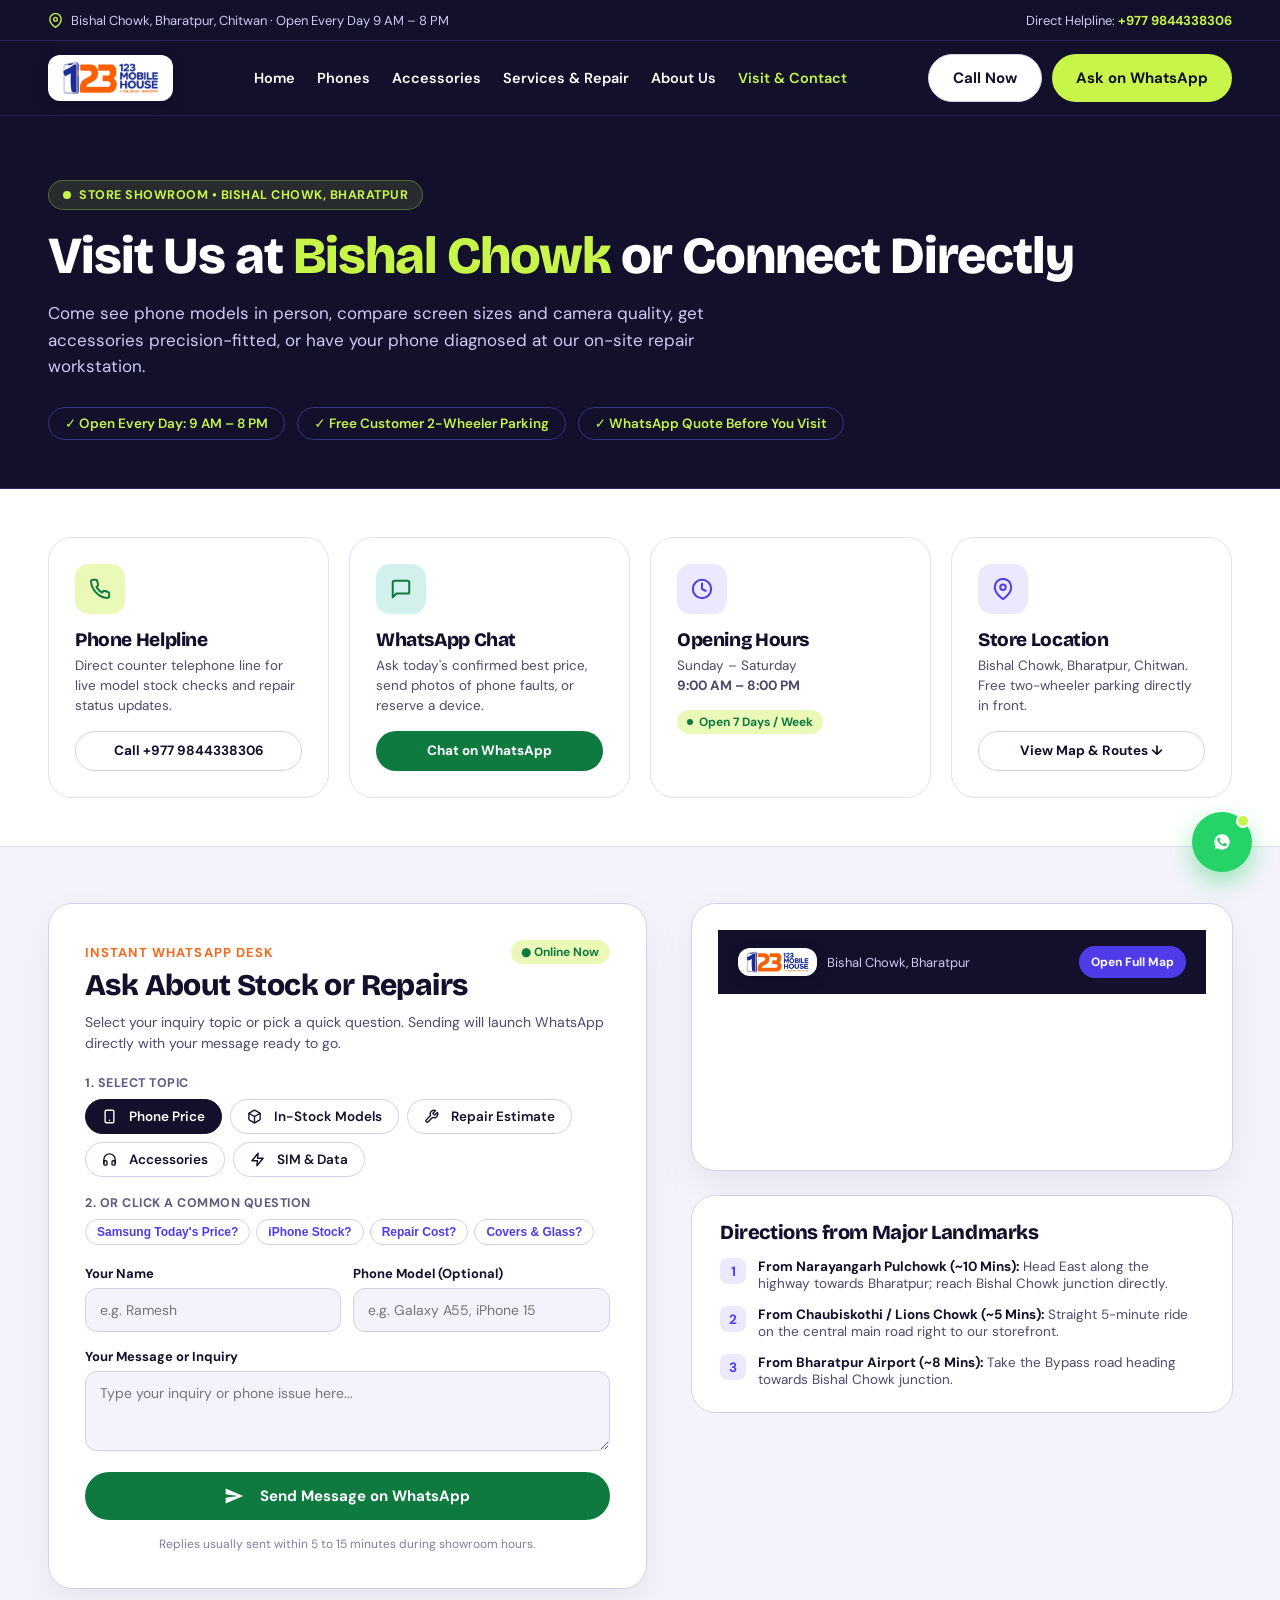
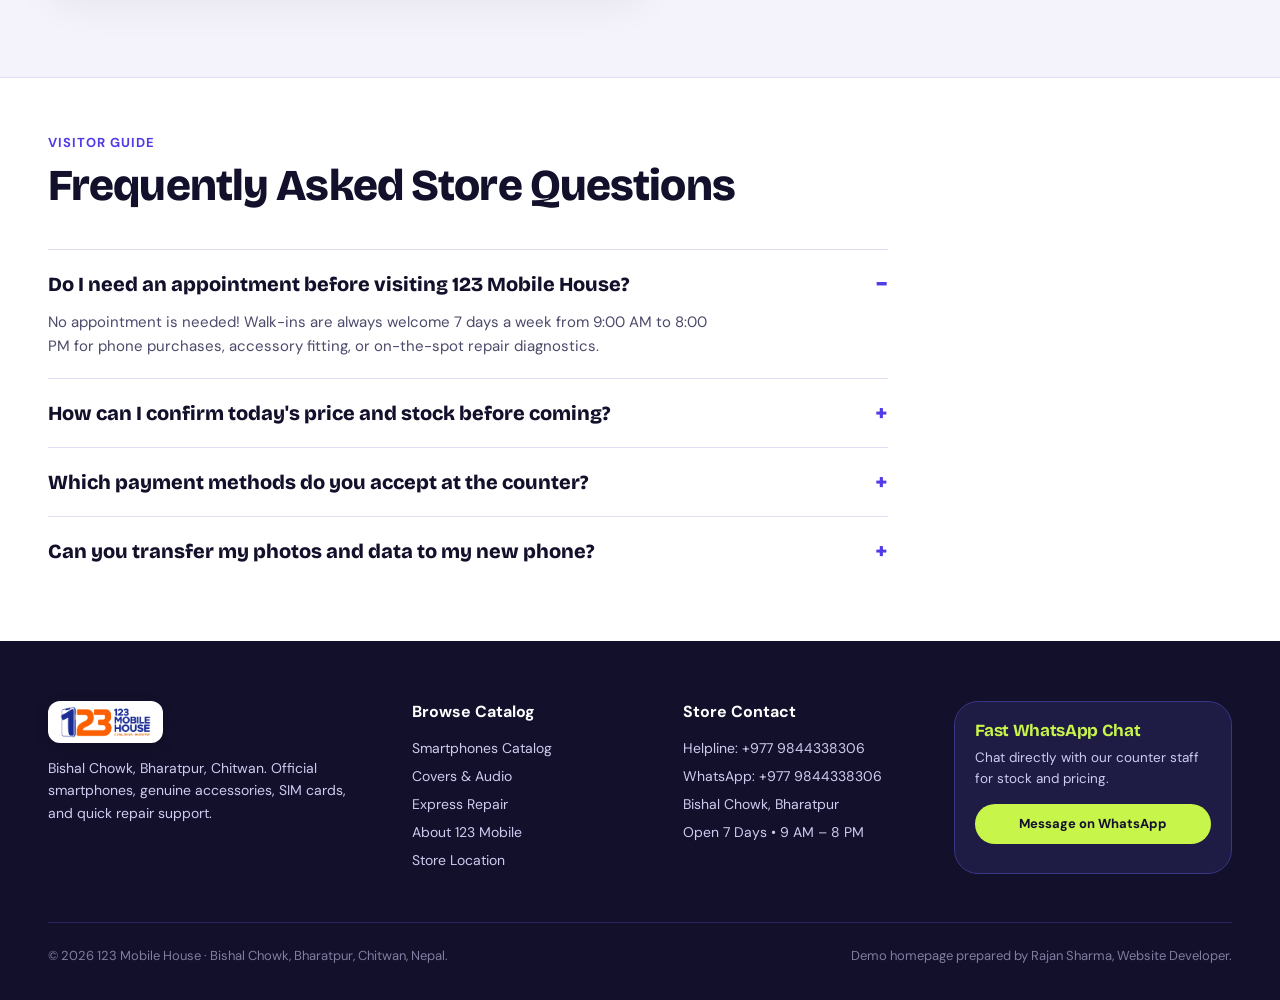
<file: contact.html>
<!DOCTYPE html>
<html lang="en">
<head>
  <meta charset="utf-8">
  <meta name="viewport" content="width=device-width, initial-scale=1, viewport-fit=cover">
  <title>Contact &amp; Visit Showroom — 123 Mobile House | Bishal Chowk, Bharatpur</title>
  <meta name="description" content="Contact 123 Mobile House at Bishal Chowk, Bharatpur, Chitwan. Call +977 9844338306, chat on WhatsApp, get directions, and check showroom opening hours (9 AM - 8 PM).">
  
  <link rel="icon" type="image/png" href="assets/images/favicon-123.png">
  <link rel="apple-touch-icon" href="assets/images/favicon-123.png">
  <link rel="stylesheet" href="style.css">
</head>
<body>

  <!-- Preloader (0.5 Second App-Style Splash) -->
  <div id="sitePreloader" class="preloader">
    <div class="preloader-content">
      <div class="header-logo-badge" style="padding:10px 22px;border-radius:18px;box-shadow:0 12px 32px rgba(245,106,30,0.35);animation:badgePop 0.5s cubic-bezier(0.16, 1, 0.3, 1);">
        <img src="assets/images/logo-official-full.png" alt="123 Mobile House" style="height:48px;width:auto;display:block;">
      </div>
      <div class="preloader-bar">
        <div class="preloader-progress"></div>
      </div>
    </div>
  </div>

  <!-- Top Location & Helpline Bar -->
  <!-- Top Location & Helpline Bar -->
  <div class="top-bar-strip">
    <div class="w top-bar-content">
      <div class="top-bar-location">
        <svg class="top-bar-icon" width="15" height="15" viewBox="0 0 24 24" fill="none" stroke="#C8F54A" stroke-width="2.2" stroke-linecap="round" stroke-linejoin="round">
          <path d="M21 10c0 7-9 13-9 13s-9-6-9-13a9 9 0 0 1 18 0z"></path>
          <circle cx="12" cy="10" r="3"></circle>
        </svg>
        <span>Bishal Chowk, Bharatpur, Chitwan &middot; Open Every Day 9 AM &ndash; 8 PM</span>
      </div>
      <div class="top-bar-phone">
        <span>Direct Helpline: <a href="tel:+9779844338306" class="top-bar-phone-link">+977 9844338306</a></span>
      </div>
    </div>
  </div>

  <!-- Header Navigation with Official Brand Logo -->
  <header class="dk" style="position:sticky;top:0;z-index:900;border-bottom:1px solid rgba(42,38,99,0.7);backdrop-filter:blur(10px);">
    <div class="w header-nav-row">
      
      <!-- Brand Logo Badge -->
      <a href="index.html" class="brand-header-link" aria-label="123 Mobile House Home">
        <div class="header-logo-badge">
          <img src="assets/images/logo-official-full.png" alt="123 Mobile House Logo">
        </div>
      </a>

      <!-- Desktop Nav Links -->
      <nav class="nl" style="display:flex;gap:22px;font-weight:600;font-size:14.5px">
        <a href="index.html">Home</a>
        <a href="phones.html">Phones</a>
        <a href="accessories.html">Accessories</a>
        <a href="services.html">Services &amp; Repair</a>
        <a href="about.html">About Us</a>
        <a href="contact.html" style="color:#C8F54A;">Visit &amp; Contact</a>
      </nav>

      <!-- Header CTAs -->
      <div class="header-actions">
        <a class="btn sec header-cta-call" href="tel:+9779844338306">Call Now</a>
        <button class="btn pri wa-open-trigger header-cta-wa">Ask on WhatsApp</button>
        <button class="mobile-nav-toggle" id="mobileNavBtn" aria-label="Open Menu">
          <svg fill="none" stroke="currentColor" viewBox="0 0 24 24"><path stroke-linecap="round" stroke-linejoin="round" stroke-width="2.2" d="M4 6h16M4 12h16M4 18h16"/></svg>
        </button>
      </div>

    </div>
  </header>

  <!-- Mobile Drawer -->
  <div class="mobile-drawer-overlay" id="mobileDrawerOverlay">
    <div class="mobile-drawer">
      <div class="mobile-drawer-header">
        <div class="header-logo-badge" style="padding:4px 10px;">
          <img src="assets/images/logo-official-full.png" alt="123 Mobile House" style="height:28px;">
        </div>
        <button style="background:none;border:none;color:#fff;font-size:26px;cursor:pointer;" id="mobileDrawerClose">&times;</button>
      </div>
      <div class="mobile-drawer-links">
        <a href="index.html" class="mobile-drawer-link">
          <svg class="ui-icon" width="17" height="17" viewBox="0 0 24 24" fill="none" stroke="currentColor" stroke-width="2" stroke-linecap="round" stroke-linejoin="round"><path d="M3 9l9-7 9 7v11a2 2 0 0 1-2 2H5a2 2 0 0 1-2-2z"></path><polyline points="9 22 9 12 15 12 15 22"></polyline></svg>
          Home
        </a>
        <a href="phones.html" class="mobile-drawer-link">
          <svg class="ui-icon" width="17" height="17" viewBox="0 0 24 24" fill="none" stroke="currentColor" stroke-width="2" stroke-linecap="round" stroke-linejoin="round"><rect x="5" y="2" width="14" height="20" rx="2" ry="2"></rect><line x1="12" y1="18" x2="12.01" y2="18"></line></svg>
          Phones Catalog
        </a>
        <a href="accessories.html" class="mobile-drawer-link">
          <svg class="ui-icon" width="17" height="17" viewBox="0 0 24 24" fill="none" stroke="currentColor" stroke-width="2" stroke-linecap="round" stroke-linejoin="round"><path d="M3 18v-6a9 9 0 0 1 18 0v6"></path><path d="M21 19a2 2 0 0 1-2 2h-1a2 2 0 0 1-2-2v-3a2 2 0 0 1 2-2h3zM3 19a2 2 0 0 0 2 2h1a2 2 0 0 0 2-2v-3a2 2 0 0 0-2-2H3z"></path></svg>
          Accessories &amp; Audio
        </a>
        <a href="services.html" class="mobile-drawer-link">
          <svg class="ui-icon" width="17" height="17" viewBox="0 0 24 24" fill="none" stroke="currentColor" stroke-width="2" stroke-linecap="round" stroke-linejoin="round"><path d="M14.7 6.3a1 1 0 0 0 0 1.4l1.6 1.6a1 1 0 0 0 1.4 0l3.77-3.77a6 6 0 0 1-7.94 7.94l-6.91 6.91a2.12 2.12 0 0 1-3-3l6.91-6.91a6 6 0 0 1 7.94-7.94l-3.76 3.76z"></path></svg>
          Repair &amp; Services
        </a>
        <a href="about.html" class="mobile-drawer-link">
          <svg class="ui-icon" width="17" height="17" viewBox="0 0 24 24" fill="none" stroke="currentColor" stroke-width="2" stroke-linecap="round" stroke-linejoin="round"><path d="M3 21h18"></path><path d="M5 21V7l8-4v18"></path><path d="M19 21V11l-6-3"></path><path d="M9 9v.01"></path><path d="M9 12v.01"></path><path d="M9 15v.01"></path><path d="M9 18v.01"></path></svg>
          About Us
        </a>
        <a href="contact.html" class="mobile-drawer-link" style="color:#C8F54A;font-weight:700;">
          <svg class="ui-icon" width="17" height="17" viewBox="0 0 24 24" fill="none" stroke="currentColor" stroke-width="2" stroke-linecap="round" stroke-linejoin="round"><path d="M21 10c0 7-9 13-9 13s-9-6-9-13a9 9 0 0 1 18 0z"></path><circle cx="12" cy="10" r="3"></circle></svg>
          Visit &amp; Contact
        </a>
      </div>
      <div style="margin-top:auto;padding-top:24px;display:flex;flex-direction:column;gap:10px;">
        <a href="tel:+9779844338306" class="btn sec" style="width:100%;height:44px;">Call +977 9844338306</a>
        <button class="btn pri wa-open-trigger" style="width:100%;height:44px;">Chat on WhatsApp</button>
      </div>
    </div>
  </div>

  <!-- Hero Header -->
  <section class="dk" style="padding:64px 0 48px;border-bottom:1px solid #2A2663">
    <div class="w anim-reveal">
      <div style="display:inline-flex;align-items:center;gap:8px;background:rgba(200,245,74,0.12);border:1px solid rgba(200,245,74,0.3);padding:6px 14px;border-radius:999px;margin-bottom:18px;">
        <span style="width:8px;height:8px;border-radius:50%;background:#C8F54A;display:inline-block;"></span>
        <span style="font-size:12.5px;font-weight:700;color:#C8F54A;letter-spacing:0.04em;text-transform:uppercase;">Store Showroom &bull; Bishal Chowk, Bharatpur</span>
      </div>
      <h1 class="page-hero-title">
        Visit Us at <span style="color:#C8F54A">Bishal Chowk</span> or Connect Directly
      </h1>
      <p class="p" style="max-width:720px;font-size:17px;margin-bottom:28px;">
        Come see phone models in person, compare screen sizes and camera quality, get accessories precision-fitted, or have your phone diagnosed at our on-site repair workstation.
      </p>

      <div style="display:flex;flex-wrap:wrap;gap:12px;">
        <span style="border:1.5px solid #3A3585;border-radius:999px;padding:7px 16px;font-size:13.5px;font-weight:600;color:#C8F54A;">&check; Open Every Day: 9 AM &ndash; 8 PM</span>
        <span style="border:1.5px solid #3A3585;border-radius:999px;padding:7px 16px;font-size:13.5px;font-weight:600;color:#C8F54A;">&check; Free Customer 2-Wheeler Parking</span>
        <span style="border:1.5px solid #3A3585;border-radius:999px;padding:7px 16px;font-size:13.5px;font-weight:600;color:#C8F54A;">&check; WhatsApp Quote Before You Visit</span>
      </div>
    </div>
  </section>

  <!-- 4 Primary Interactive Contact Bento Cards -->
  <section class="lt" style="padding:48px 0;border-bottom:1px solid #E1DFF3;">
    <div class="w">
      <div class="g4">
        
        <!-- 1. Direct Helpline -->
        <div class="card anim-reveal" style="background:#fff;padding:26px;">
          <div style="width:50px;height:50px;border-radius:14px;background:#EAF9B8;color:#0F7A40;display:flex;align-items:center;justify-content:center;margin-bottom:16px;">
            <svg width="22" height="22" viewBox="0 0 24 24" fill="none" stroke="currentColor" stroke-width="2.2" stroke-linecap="round" stroke-linejoin="round"><path d="M22 16.92v3a2 2 0 0 1-2.18 2 19.79 19.79 0 0 1-8.63-3.07 19.5 19.5 0 0 1-6-6 19.79 19.79 0 0 1-3.07-8.67A2 2 0 0 1 4.11 2h3a2 2 0 0 1 2 1.72 12.84 12.84 0 0 0 .7 2.81 2 2 0 0 1-.45 2.11L8.09 9.91a16 16 0 0 0 6 6l1.27-1.27a2 2 0 0 1 2.11-.45 12.84 12.84 0 0 0 2.81.7A2 2 0 0 1 22 16.92z"></path></svg>
          </div>
          <h3 style="font-size:19px;font-weight:800;margin:0 0 6px;color:#12102B;">Phone Helpline</h3>
          <p class="p" style="font-size:13.5px;line-height:1.5;margin-bottom:14px;">
            Direct counter telephone line for live model stock checks and repair status updates.
          </p>
          <a href="tel:+9779844338306" class="btn sec" style="width:100%;height:40px;font-size:13.5px;font-weight:700;">
            Call +977 9844338306
          </a>
        </div>

        <!-- 2. WhatsApp Desk -->
        <div class="card anim-reveal anim-delay-1" style="background:#fff;padding:26px;">
          <div style="width:50px;height:50px;border-radius:14px;background:#D3F1EC;color:#0F7A40;display:flex;align-items:center;justify-content:center;margin-bottom:16px;">
            <svg width="22" height="22" viewBox="0 0 24 24" fill="none" stroke="currentColor" stroke-width="2.2" stroke-linecap="round" stroke-linejoin="round"><path d="M21 15a2 2 0 0 1-2 2H7l-4 4V5a2 2 0 0 1 2-2h14a2 2 0 0 1 2 2z"></path></svg>
          </div>
          <h3 style="font-size:19px;font-weight:800;margin:0 0 6px;color:#12102B;">WhatsApp Chat</h3>
          <p class="p" style="font-size:13.5px;line-height:1.5;margin-bottom:14px;">
            Ask today's confirmed best price, send photos of phone faults, or reserve a device.
          </p>
          <button class="btn wa wa-open-trigger" style="width:100%;height:40px;font-size:13.5px;font-weight:700;">
            Chat on WhatsApp
          </button>
        </div>

        <!-- 3. Store Hours -->
        <div class="card anim-reveal anim-delay-2" style="background:#fff;padding:26px;">
          <div style="width:50px;height:50px;border-radius:14px;background:#ECE9FF;color:#4F3BE8;display:flex;align-items:center;justify-content:center;margin-bottom:16px;">
            <svg width="22" height="22" viewBox="0 0 24 24" fill="none" stroke="currentColor" stroke-width="2.2" stroke-linecap="round" stroke-linejoin="round"><circle cx="12" cy="12" r="10"></circle><polyline points="12 6 12 12 16 14"></polyline></svg>
          </div>
          <h3 style="font-size:19px;font-weight:800;margin:0 0 6px;color:#12102B;">Opening Hours</h3>
          <p class="p" style="font-size:13.5px;line-height:1.5;margin-bottom:8px;">
            Sunday &ndash; Saturday<br>
            <b>9:00 AM &ndash; 8:00 PM</b>
          </p>
          <div style="display:inline-flex;align-items:center;gap:6px;background:#EAF9B8;padding:4px 10px;border-radius:999px;font-size:12px;font-weight:700;color:#0F7A40;margin-top:6px;">
            <span style="width:6px;height:6px;border-radius:50%;background:#0F7A40;"></span> Open 7 Days / Week
          </div>
        </div>

        <!-- 4. Location & Parking -->
        <div class="card anim-reveal anim-delay-3" style="background:#fff;padding:26px;">
          <div style="width:50px;height:50px;border-radius:14px;background:#ECE9FF;color:#4F3BE8;display:flex;align-items:center;justify-content:center;margin-bottom:16px;">
            <svg width="22" height="22" viewBox="0 0 24 24" fill="none" stroke="currentColor" stroke-width="2.2" stroke-linecap="round" stroke-linejoin="round"><path d="M21 10c0 7-9 13-9 13s-9-6-9-13a9 9 0 0 1 18 0z"></path><circle cx="12" cy="10" r="3"></circle></svg>
          </div>
          <h3 style="font-size:19px;font-weight:800;margin:0 0 6px;color:#12102B;">Store Location</h3>
          <p class="p" style="font-size:13.5px;line-height:1.5;margin-bottom:14px;">
            Bishal Chowk, Bharatpur, Chitwan.<br>
            Free two-wheeler parking directly in front.
          </p>
          <a href="#mapSection" class="btn ghost" style="width:100%;height:40px;font-size:13.5px;font-weight:700;color:#12102B;border-color:#D3D0EA;">
            View Map &amp; Routes &darr;
          </a>
        </div>

      </div>
    </div>
  </section>

  <!-- Interactive WhatsApp Inquiry Console + Interactive Map (2 Columns) -->
  <section class="s" style="padding-top:56px;">
    <div class="w">
      
      <div class="g2" style="gap:44px;align-items:start;">
        
        <!-- Left: Redesigned Instant WhatsApp Inquiry Console -->
        <div class="card anim-reveal contact-console-card" style="padding:36px;background:#ffffff;border:1.5px solid #D3D0EA;border-radius:24px;box-shadow:0 16px 40px rgba(18,16,43,0.06);">
          <div style="display:flex;align-items:center;justify-content:space-between;margin-bottom:6px;">
            <p class="eb" style="color:#F56A1E;margin:0;">Instant WhatsApp Desk</p>
            <span style="font-size:12px;font-weight:700;color:#0F7A40;background:#EAF9B8;padding:4px 10px;border-radius:999px;">● Online Now</span>
          </div>
          <h2 class="h2" style="font-size:30px;margin-bottom:10px;">Ask About Stock or Repairs</h2>
          <p class="p" style="font-size:14px;margin-bottom:20px;">
            Select your inquiry topic or pick a quick question. Sending will launch WhatsApp directly with your message ready to go.
          </p>

          <!-- Quick Topic Pills -->
          <div style="margin-bottom:18px;">
            <label style="display:block;font-size:12.5px;font-weight:700;color:#5E5A80;margin-bottom:8px;text-transform:uppercase;letter-spacing:0.04em;">1. Select Topic</label>
            <div style="display:flex;flex-wrap:wrap;gap:8px;" id="contactTopicChips">
              <button class="chip on" data-topic="Today's Phone Price">
                <svg width="15" height="15" viewBox="0 0 24 24" fill="none" stroke="currentColor" stroke-width="2.2" stroke-linecap="round" stroke-linejoin="round" style="vertical-align:-2px;margin-right:4px;"><rect x="5" y="2" width="14" height="20" rx="2" ry="2"></rect><line x1="12" y1="18" x2="12.01" y2="18"></line></svg>Phone Price
              </button>
              <button class="chip" data-topic="Check Phone Stock">
                <svg width="15" height="15" viewBox="0 0 24 24" fill="none" stroke="currentColor" stroke-width="2.2" stroke-linecap="round" stroke-linejoin="round" style="vertical-align:-2px;margin-right:4px;"><path d="M21 16V8a2 2 0 0 0-1-1.73l-7-4a2 2 0 0 0-2 0l-7 4A2 2 0 0 0 3 8v8a2 2 0 0 0 1 1.73l7 4a2 2 0 0 0 2 0l7-4A2 2 0 0 0 21 16z"></path><polyline points="3.27 6.96 12 12.01 20.73 6.96"></polyline><line x1="12" y1="22.08" x2="12" y2="12"></line></svg>In-Stock Models
              </button>
              <button class="chip" data-topic="Screen or Battery Repair">
                <svg width="15" height="15" viewBox="0 0 24 24" fill="none" stroke="currentColor" stroke-width="2.2" stroke-linecap="round" stroke-linejoin="round" style="vertical-align:-2px;margin-right:4px;"><path d="M14.7 6.3a1 1 0 0 0 0 1.4l1.6 1.6a1 1 0 0 0 1.4 0l3.77-3.77a6 6 0 0 1-7.94 7.94l-6.91 6.91a2.12 2.12 0 0 1-3-3l6.91-6.91a6 6 0 0 1 7.94-7.94l-3.76 3.76z"></path></svg>Repair Estimate
              </button>
              <button class="chip" data-topic="Covers and Glass">
                <svg width="15" height="15" viewBox="0 0 24 24" fill="none" stroke="currentColor" stroke-width="2.2" stroke-linecap="round" stroke-linejoin="round" style="vertical-align:-2px;margin-right:4px;"><path d="M3 18v-6a9 9 0 0 1 18 0v6"></path><path d="M21 19a2 2 0 0 1-2 2h-1a2 2 0 0 1-2-2v-3a2 2 0 0 1 2-2h3zM3 19a2 2 0 0 0 2 2h1a2 2 0 0 0 2-2v-3a2 2 0 0 0-2-2H3z"></path></svg>Accessories
              </button>
              <button class="chip" data-topic="SIM or Data Pack">
                <svg width="15" height="15" viewBox="0 0 24 24" fill="none" stroke="currentColor" stroke-width="2.2" stroke-linecap="round" stroke-linejoin="round" style="vertical-align:-2px;margin-right:4px;"><polygon points="13 2 3 14 12 14 11 22 21 10 12 10 13 2"></polygon></svg>SIM &amp; Data
              </button>
            </div>
          </div>

          <!-- Quick Question Chips -->
          <div style="margin-bottom:20px;">
            <label style="display:block;font-size:12.5px;font-weight:700;color:#5E5A80;margin-bottom:8px;text-transform:uppercase;letter-spacing:0.04em;">2. Or Click a Common Question</label>
            <div class="wa-quick-chips">
              <button class="wa-quick-chip contact-quick-chip" data-msg="Hello 123 Mobile House! What is today's best price for Samsung Galaxy S24 and A55 at Bishal Chowk?">Samsung Today's Price?</button>
              <button class="wa-quick-chip contact-quick-chip" data-msg="Hello! Which iPhone 16 and 15 models are currently in stock?">iPhone Stock?</button>
              <button class="wa-quick-chip contact-quick-chip" data-msg="Hello! How much for a screen / battery replacement for my phone?">Repair Cost?</button>
              <button class="wa-quick-chip contact-quick-chip" data-msg="Hello! Do you have tempered glass and shockproof covers for my phone?">Covers &amp; Glass?</button>
            </div>
          </div>

          <!-- Form Fields -->
          <form id="contactForm" onsubmit="return false;" style="display:flex;flex-direction:column;gap:16px;">
            
            <div class="form-two-col">
              <div>
                <label style="display:block;font-size:13px;font-weight:700;color:#12102B;margin-bottom:6px;">Your Name</label>
                <input type="text" id="contactName" placeholder="e.g. Ramesh" style="width:100%;padding:12px 14px;border-radius:12px;border:1.5px solid #D3D0EA;background:#F4F3FB;font-size:14px;font-family:inherit;outline:none;">
              </div>
              <div>
                <label style="display:block;font-size:13px;font-weight:700;color:#12102B;margin-bottom:6px;">Phone Model (Optional)</label>
                <input type="text" id="contactModel" placeholder="e.g. Galaxy A55, iPhone 15" style="width:100%;padding:12px 14px;border-radius:12px;border:1.5px solid #D3D0EA;background:#F4F3FB;font-size:14px;font-family:inherit;outline:none;">
              </div>
            </div>

            <div>
              <label style="display:block;font-size:13px;font-weight:700;color:#12102B;margin-bottom:6px;">Your Message or Inquiry</label>
              <textarea id="contactMessage" rows="3" placeholder="Type your inquiry or phone issue here..." style="width:100%;padding:12px 14px;border-radius:12px;border:1.5px solid #D3D0EA;background:#F4F3FB;font-size:14px;font-family:inherit;outline:none;resize:vertical;"></textarea>
            </div>

            <button type="button" id="submitContactWa" class="btn wa" style="width:100%;height:48px;font-size:15px;font-weight:700;">
              <svg width="20" height="20" viewBox="0 0 24 24" fill="currentColor" style="margin-right:8px;"><path d="M2.01 21L23 12 2.01 3 2 10l15 2-15 2z"/></svg>
              Send Message on WhatsApp
            </button>
            <p style="text-align:center;font-size:12px;color:#807DA0;margin:0;">Replies usually sent within 5 to 15 minutes during showroom hours.</p>

          </form>
        </div>

        <!-- Right: Interactive Map & Step-by-Step Road Directions -->
        <div id="mapSection" class="anim-reveal anim-delay-1">
          
          <div class="card" style="overflow:hidden;border-radius:24px;border:1.5px solid #D3D0EA;box-shadow:0 16px 40px rgba(18,16,43,0.06);margin-bottom:24px;">
            <div style="padding:16px 20px;background:#12102B;color:#fff;display:flex;justify-content:space-between;align-items:center;">
              <div style="display:flex;align-items:center;gap:10px;">
                <div class="header-logo-badge" style="padding:3px 8px;">
                  <img src="assets/images/logo-official-full.png" alt="123 Mobile House" style="height:22px;">
                </div>
                <span style="font-size:13px;color:#CFCBF0;">Bishal Chowk, Bharatpur</span>
              </div>
              <a href="https://www.google.com/maps/search/?api=1&query=Bishal+Chowk+Bharatpur+Chitwan" target="_blank" class="btn pri" style="height:32px;padding:0 12px;font-size:12px;">Open Full Map</a>
            </div>
            
            <iframe 
              src="https://www.google.com/maps/embed?pb=!1m18!1m12!1m3!1d3532.969796440263!2d84.4258163!3d27.6872591!2m3!1f0!2f0!3f0!3m2!1i1024!2i768!4f13.1!3m3!1m2!1s0x3994fb2df8075677%3A0x6b2403612d4d989f!2sBishal%20Chowk%2C%20Bharatpur!5e0!3m2!1sen!2snp!4v1700000000000!5m2!1sen!2snp" 
              width="100%" 
              height="340" 
              style="border:0;display:block;" 
              allowfullscreen="" 
              loading="lazy" 
              referrerpolicy="no-referrer-when-downgrade">
            </iframe>
          </div>

          <!-- Route Landmark Cards -->
          <div class="card" style="padding:24px 28px;background:#ffffff;border:1.5px solid #D3D0EA;border-radius:24px;">
            <h3 style="font:800 20px 'Bricolage Grotesque',sans-serif;margin-bottom:14px;color:#12102B;">Directions from Major Landmarks</h3>
            
            <div style="display:flex;flex-direction:column;gap:14px;font-size:13.5px;color:#4C4A6B;">
              <div style="display:flex;gap:12px;align-items:flex-start;">
                <span style="width:26px;height:26px;border-radius:8px;background:#ECE9FF;color:#4F3BE8;font-weight:700;display:flex;align-items:center;justify-content:center;flex-shrink:0;">1</span>
                <div>
                  <b style="color:#12102B;">From Narayangarh Pulchowk (~10 Mins):</b> Head East along the highway towards Bharatpur; reach Bishal Chowk junction directly.
                </div>
              </div>
              <div style="display:flex;gap:12px;align-items:flex-start;">
                <span style="width:26px;height:26px;border-radius:8px;background:#ECE9FF;color:#4F3BE8;font-weight:700;display:flex;align-items:center;justify-content:center;flex-shrink:0;">2</span>
                <div>
                  <b style="color:#12102B;">From Chaubiskothi / Lions Chowk (~5 Mins):</b> Straight 5-minute ride on the central main road right to our storefront.
                </div>
              </div>
              <div style="display:flex;gap:12px;align-items:flex-start;">
                <span style="width:26px;height:26px;border-radius:8px;background:#ECE9FF;color:#4F3BE8;font-weight:700;display:flex;align-items:center;justify-content:center;flex-shrink:0;">3</span>
                <div>
                  <b style="color:#12102B;">From Bharatpur Airport (~8 Mins):</b> Take the Bypass road heading towards Bishal Chowk junction.
                </div>
              </div>
            </div>
          </div>

        </div>

      </div>

    </div>
  </section>

  <!-- Visitor FAQ Accordion -->
  <section class="lt" style="padding:56px 0;border-top:1px solid #E1DFF3;">
    <div class="w anim-reveal">
      <div class="sh">
        <div>
          <p class="eb">Visitor Guide</p>
          <h2 class="h2">Frequently Asked Store Questions</h2>
        </div>
      </div>

      <div style="max-width:840px;">
        <details open>
          <summary>Do I need an appointment before visiting 123 Mobile House?</summary>
          <p>No appointment is needed! Walk-ins are always welcome 7 days a week from 9:00 AM to 8:00 PM for phone purchases, accessory fitting, or on-the-spot repair diagnostics.</p>
        </details>
        <details>
          <summary>How can I confirm today's price and stock before coming?</summary>
          <p>Prices can change daily based on official distributor offers. Simply tap the WhatsApp button and ask for today's price on any model — our team will reply with the exact rate and in-stock colors.</p>
        </details>
        <details>
          <summary>Which payment methods do you accept at the counter?</summary>
          <p>We accept Cash, Fonepay QR, all Nepal Mobile Banking apps, eSewa, and Khalti with no extra surcharge.</p>
        </details>
        <details>
          <summary>Can you transfer my photos and data to my new phone?</summary>
          <p>Yes, absolutely! When you purchase your new phone at 123 Mobile House, our staff provides free full data transfer (contacts, photos, WhatsApp chats, and apps) from your old phone.</p>
        </details>
      </div>
    </div>
  </section>

  <!-- Footer with Official Brand Logo -->
  <footer class="dk">
    <div class="w" style="padding-top:60px;padding-bottom:36px">
      <div class="site-footer-grid">
        <div>
          <div class="header-logo-badge" style="display:inline-flex;padding:5px 12px;margin-bottom:14px;">
            <img src="assets/images/logo-official-full.png" alt="123 Mobile House" style="height:32px;">
          </div>
          <p class="p" style="max-width:300px;font-size:14px;line-height:1.6;">
            Bishal Chowk, Bharatpur, Chitwan. Official smartphones, genuine accessories, SIM cards, and quick repair support.
          </p>
        </div>

        <div>
          <p style="font-weight:700;margin-bottom:12px;color:#fff;">Browse Catalog</p>
          <p class="p" style="line-height:2;font-size:14px;">
            <a href="phones.html">Smartphones Catalog</a><br>
            <a href="accessories.html">Covers &amp; Audio</a><br>
            <a href="services.html">Express Repair</a><br>
            <a href="about.html">About 123 Mobile</a><br>
            <a href="contact.html">Store Location</a>
          </p>
        </div>

        <div>
          <p style="font-weight:700;margin-bottom:12px;color:#fff;">Store Contact</p>
          <p class="p" style="line-height:2;font-size:14px;">
            Helpline: +977 9844338306<br>
            WhatsApp: +977 9844338306<br>
            Bishal Chowk, Bharatpur<br>
            Open 7 Days &bull; 9 AM &ndash; 8 PM
          </p>
        </div>

        <div class="card dkc" style="background:#1E1B45;border-color:#3A3585;padding:20px">
          <h4 style="color:#C8F54A;font-size:17px;margin-bottom:8px;">Fast WhatsApp Chat</h4>
          <p class="p" style="font-size:13.5px;margin-bottom:14px;">Chat directly with our counter staff for stock and pricing.</p>
          <button class="btn pri wa-open-trigger" style="width:100%;height:40px;font-size:13px">Message on WhatsApp</button>
        </div>
      </div>

      <div style="border-top:1px solid #2A2663;padding-top:24px;display:flex;justify-content:space-between;align-items:center;flex-wrap:wrap;gap:12px;font-size:13px;color:#807DA0">
        <p>&copy; 2026 123 Mobile House &middot; Bishal Chowk, Bharatpur, Chitwan, Nepal.</p>
        <p>Demo homepage prepared by Rajan Sharma, Website Developer.</p>
      </div>
    </div>
  </footer>

  <!-- Floating Back to Top Button -->
  <button id="backToTopBtn" class="back-to-top" aria-label="Back to Top">
    <svg width="20" height="20" viewBox="0 0 24 24" fill="none" stroke="currentColor" stroke-width="2.5" stroke-linecap="round" stroke-linejoin="round"><polyline points="18 15 12 9 6 15"></polyline></svg>
  </button>

  <!-- Floating WhatsApp Trigger & Interactive Popup Card -->
  <div class="floating-wa-wrapper">
    <div class="wa-chat-popup" id="waChatPopup">
      <div class="wa-popup-header">
        <div style="display:flex;align-items:center;gap:10px;">
          <div class="header-logo-badge" style="padding:2px 6px;">
            <img src="assets/images/logo-official-full.png" alt="123" style="height:20px;">
          </div>
          <div>
            <h4 style="margin:0;font-size:14px;color:#12102B;">123 Mobile House</h4>
            <span style="font-size:11.5px;color:#0F7A40;font-weight:600;">● Online at Bishal Chowk</span>
          </div>
        </div>
        <button class="wa-popup-close" id="waPopupClose">&times;</button>
      </div>

      <div class="wa-popup-body">
        <p style="margin:0 0 10px;font-size:13px;color:#4C4A6B;">Namaste! How can 123 Mobile House help you today?</p>
        
        <div class="wa-quick-chips">
          <button class="wa-quick-chip" data-msg="Hello! Where exactly in Bishal Chowk is your shop located?">Store Location?</button>
          <button class="wa-quick-chip" data-msg="Hello! Are you open right now?">Are you open?</button>
          <button class="wa-quick-chip" data-msg="Hello! Can I confirm if a specific model is in stock before I visit?">Check Stock?</button>
          <button class="wa-quick-chip" data-msg="Hello! Can I park my motorcycle / car near your shop?">Parking Info?</button>
        </div>

        <div class="wa-input-box">
          <textarea class="wa-custom-textarea" id="waCustomTextarea" placeholder="Type your message..."></textarea>
          <button class="wa-send-btn" id="waSendCustomBtn">
            <svg width="18" height="18" viewBox="0 0 24 24" fill="currentColor"><path d="M2.01 21L23 12 2.01 3 2 10l15 2-15 2z"/></svg>
            Send on WhatsApp
          </button>
        </div>
      </div>
    </div>

    <button class="wa-trigger-btn" id="waFloatingTrigger" aria-label="Open WhatsApp Chat">
      <span class="pulse-badge"></span>
      <svg viewBox="0 0 24 24"><path d="M12.031 6.172c-3.181 0-5.767 2.586-5.768 5.766-.001 1.298.38 2.27 1.019 3.287l-.582 2.128 2.182-.573c.978.58 1.911.928 3.145.929 3.178 0 5.767-2.587 5.768-5.766.001-3.187-2.575-5.77-5.764-5.771zm3.392 8.244c-.144.405-.837.774-1.17.824-.312.045-.694.064-2.146-.537-1.748-.724-2.859-2.508-2.949-2.625-.088-.117-.714-.95-.714-1.811 0-.862.449-1.286.61-1.46.16-.175.352-.219.47-.219.117 0 .235.001.338.006.109.005.253-.042.396.302.145.351.498 1.216.541 1.305.044.088.073.191.015.308-.058.117-.088.191-.175.293-.088.102-.185.228-.264.306-.088.088-.179.184-.077.359.102.176.455.751.977 1.216.671.597 1.236.782 1.412.87.176.088.278.073.382-.044.102-.117.44-.513.557-.689.118-.175.235-.146.396-.088.161.059 1.028.485 1.204.573.176.088.293.132.338.205.044.074.044.426-.1.831z"/></svg>
    </button>
  </div>

  <!-- Client JavaScript -->
  <script>
    const WA_NUMBER = '9779844338306';
    const waPopup = document.getElementById('waChatPopup');
    const waTrigger = document.getElementById('waFloatingTrigger');
    const waClose = document.getElementById('waPopupClose');
    const waTextarea = document.getElementById('waCustomTextarea');
    const waSendBtn = document.getElementById('waSendCustomBtn');
    const quickChips = document.querySelectorAll('.wa-quick-chip:not(.contact-quick-chip)');
    const openTriggers = document.querySelectorAll('.wa-open-trigger');

    function toggleWaPopup(openState) {
      if (openState !== undefined) {
        if (openState) {
          waPopup.classList.add('active');
          waTextarea.focus();
        } else {
          waPopup.classList.remove('active');
        }
      } else {
        const isActive = waPopup.classList.toggle('active');
        if (isActive) waTextarea.focus();
      }
    }

    if (waTrigger) waTrigger.addEventListener('click', () => toggleWaPopup());
    if (waClose) waClose.addEventListener('click', () => toggleWaPopup(false));

    openTriggers.forEach(btn => {
      btn.addEventListener('click', (e) => {
        e.preventDefault();
        toggleWaPopup(true);
      });
    });

    quickChips.forEach(chip => {
      chip.addEventListener('click', () => {
        waTextarea.value = chip.getAttribute('data-msg');
        waTextarea.focus();
      });
    });

    function sendWaMessage() {
      const customText = waTextarea.value.trim() || 'Hello 123 Mobile House! I would like directions or store information.';
      window.open(`https://wa.me/${WA_NUMBER}?text=${encodeURIComponent(customText)}`, '_blank');
      toggleWaPopup(false);
    }

    if (waSendBtn) waSendBtn.addEventListener('click', sendWaMessage);
    if (waTextarea) {
      waTextarea.addEventListener('keydown', (e) => {
        if (e.key === 'Enter' && !e.shiftKey) {
          e.preventDefault();
          sendWaMessage();
        }
      });
    }

    // Interactive Inquiry Form to WhatsApp
    let selectedTopic = "Today's Phone Price";
    const topicChips = document.querySelectorAll('#contactTopicChips .chip');
    topicChips.forEach(chip => {
      chip.addEventListener('click', () => {
        topicChips.forEach(c => c.classList.remove('on'));
        chip.classList.add('on');
        selectedTopic = chip.getAttribute('data-topic');
      });
    });

    // Contact quick question chips
    document.querySelectorAll('.contact-quick-chip').forEach(chip => {
      chip.addEventListener('click', () => {
        const msg = chip.getAttribute('data-msg');
        document.getElementById('contactMessage').value = msg;
        document.getElementById('contactMessage').focus();
      });
    });

    const submitContactWa = document.getElementById('submitContactWa');
    if (submitContactWa) {
      submitContactWa.addEventListener('click', () => {
        const name = document.getElementById('contactName').value.trim() || 'Customer';
        const model = document.getElementById('contactModel').value.trim();
        const msg = document.getElementById('contactMessage').value.trim() || `I would like information about ${selectedTopic}.`;

        let fullMsg = `Hello 123 Mobile House!\nMy name is: ${name}\nTopic: ${selectedTopic}`;
        if (model) fullMsg += `\nModel: ${model}`;
        fullMsg += `\nMessage: ${msg}\n(Sent via Bishal Chowk Website Desk)`;

        window.open(`https://wa.me/${WA_NUMBER}?text=${encodeURIComponent(fullMsg)}`, '_blank');
      });
    }

    // Back to Top Button & Smooth Scrolling
    const backToTopBtn = document.getElementById('backToTopBtn');
    window.addEventListener('scroll', () => {
      if (window.scrollY > 280) {
        backToTopBtn.classList.add('visible');
      } else {
        backToTopBtn.classList.remove('visible');
      }
    });

    backToTopBtn.addEventListener('click', () => {
      window.scrollTo({
        top: 0,
        behavior: 'smooth'
      });
    });

    // Mobile Navigation Drawer
    const mobileNavBtn = document.getElementById('mobileNavBtn');
    const mobileDrawerOverlay = document.getElementById('mobileDrawerOverlay');
    const mobileDrawerClose = document.getElementById('mobileDrawerClose');

    function openMobileDrawer() {
      mobileDrawerOverlay.classList.add('open');
      document.body.style.overflow = 'hidden';
    }

    function closeMobileDrawer() {
      mobileDrawerOverlay.classList.remove('open');
      document.body.style.overflow = '';
    }

    if (mobileNavBtn) mobileNavBtn.addEventListener('click', openMobileDrawer);
    if (mobileDrawerClose) mobileDrawerClose.addEventListener('click', closeMobileDrawer);
    if (mobileDrawerOverlay) {
      mobileDrawerOverlay.addEventListener('click', (e) => {
        if (e.target === mobileDrawerOverlay) closeMobileDrawer();
      });
    }

    // Preloader Dismissal (0.5s / 500ms)
    window.addEventListener('load', () => {
      const preloader = document.getElementById('sitePreloader');
      if (preloader) {
        setTimeout(() => {
          preloader.classList.add('fade-out');
          setTimeout(() => { preloader.remove(); }, 350);
        }, 500);
      }
    });

    // Scroll Reveal
    if ('IntersectionObserver' in window) {
      const observer = new IntersectionObserver((entries, obs) => {
        entries.forEach(e => {
          if (e.isIntersecting) {
            e.target.classList.add('is-revealed');
            obs.unobserve(e.target);
          }
        });
      }, { threshold: 0.1 });
      document.querySelectorAll('.anim-reveal').forEach(c => observer.observe(c));
    }
  </script>

</body>
</html>
</file>
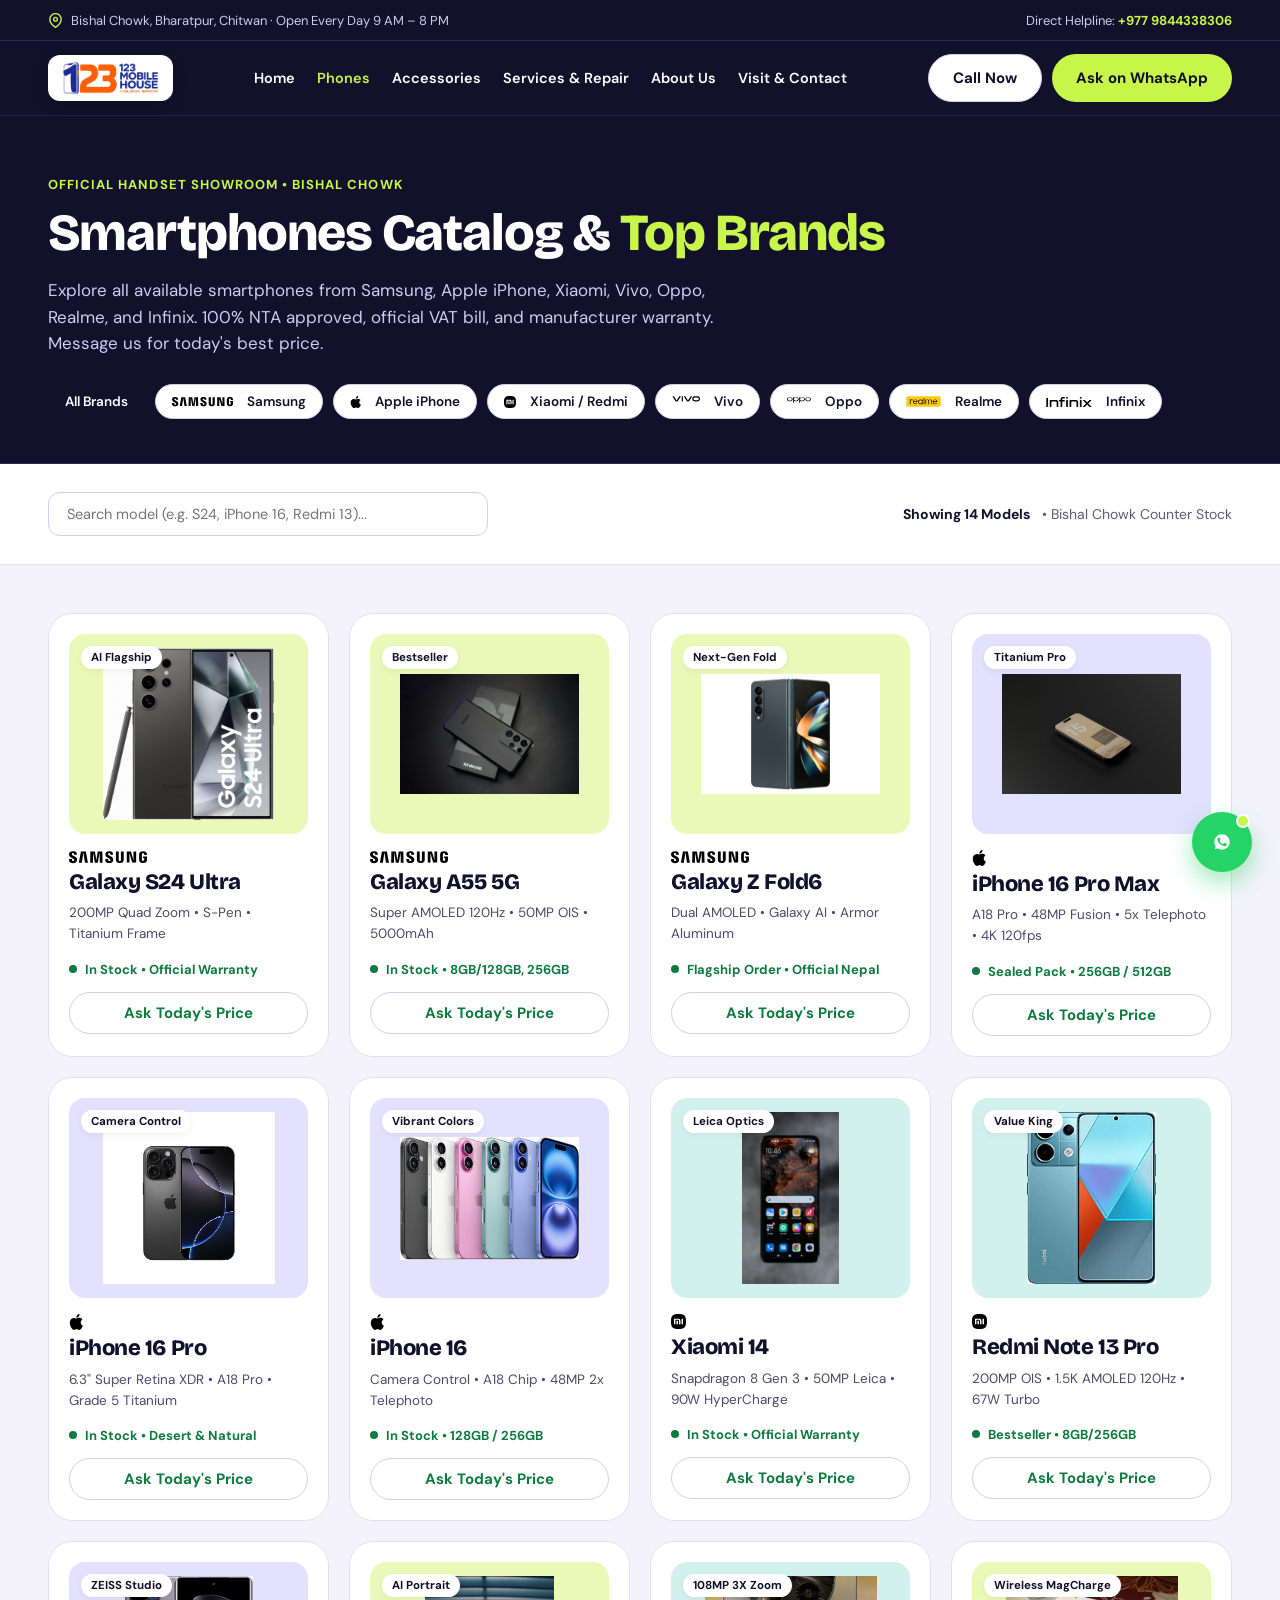
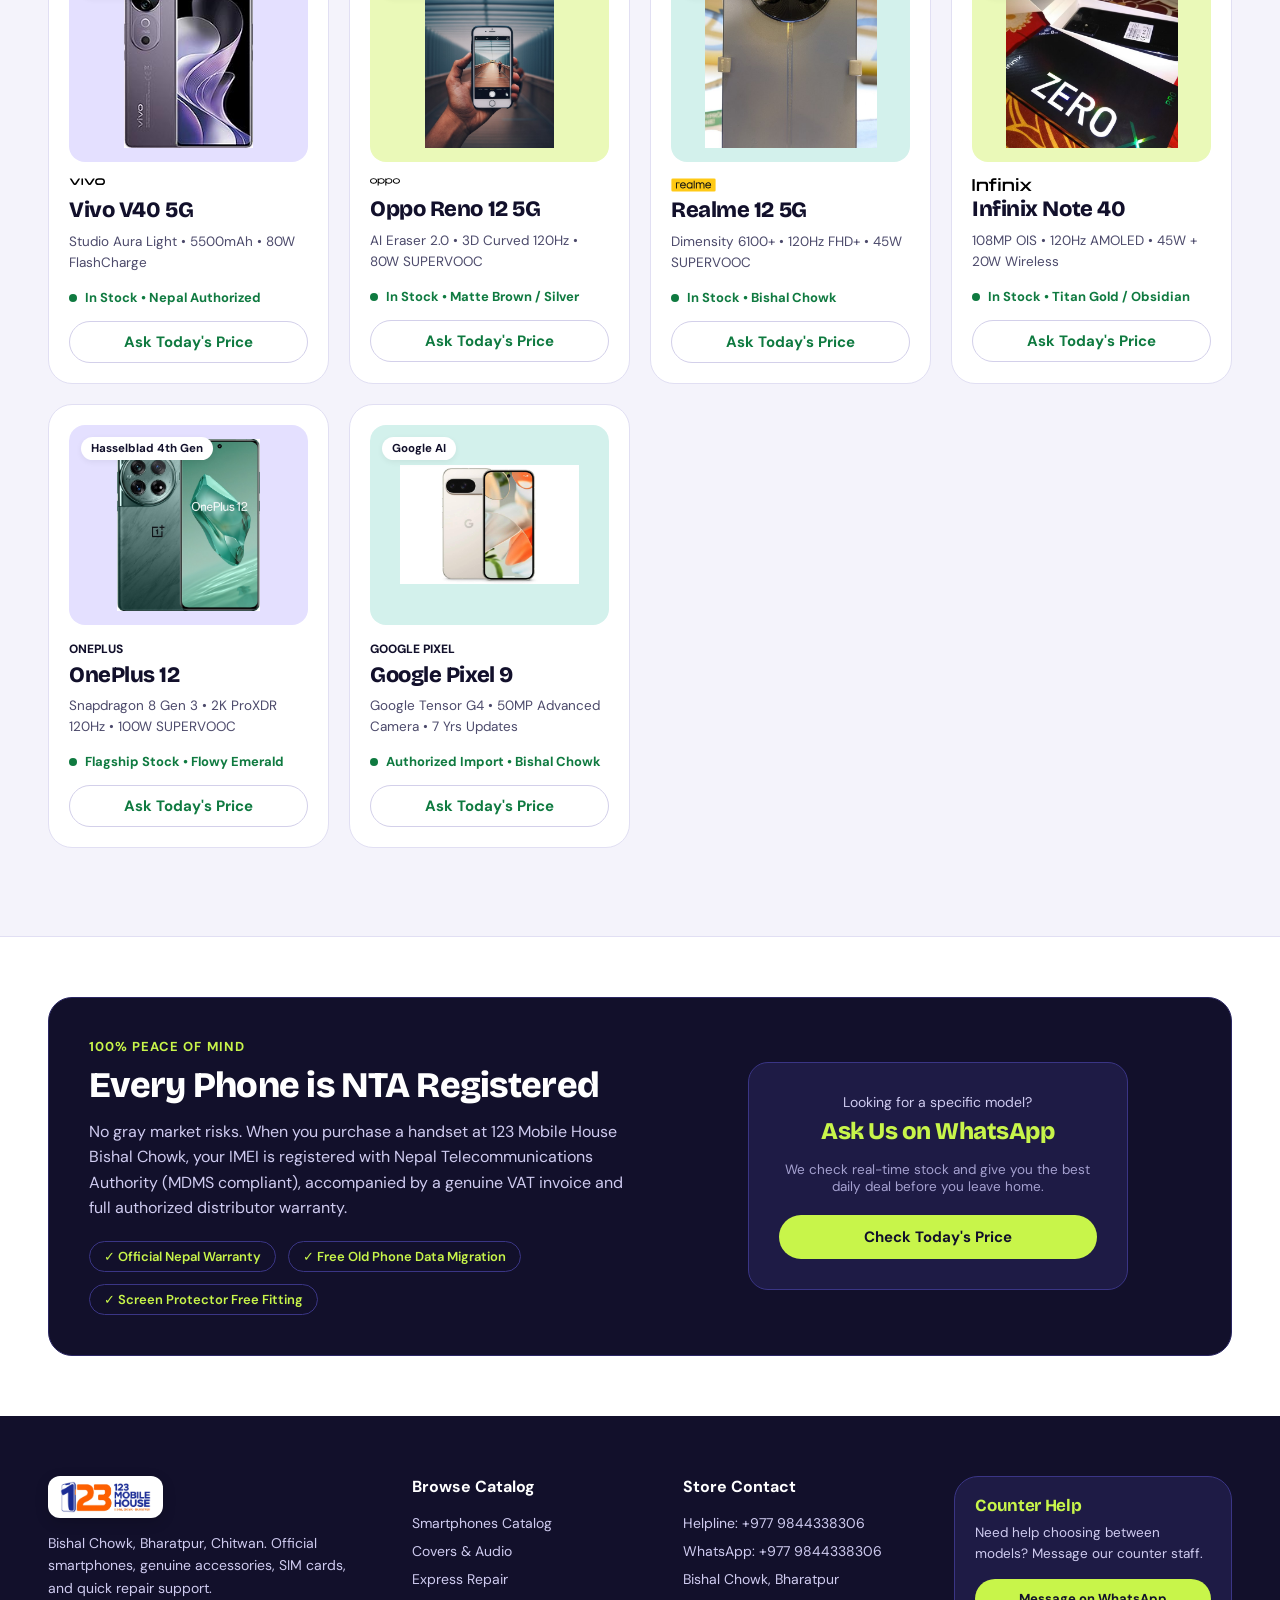
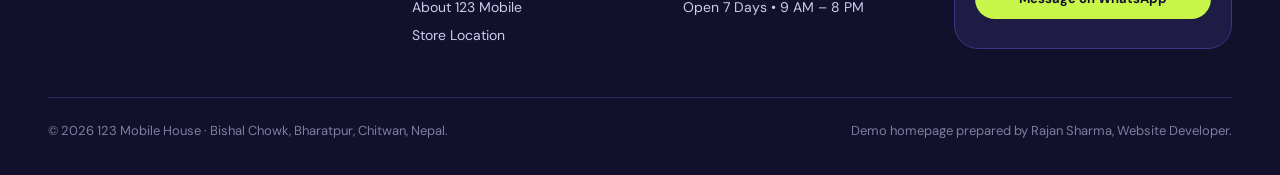
<file: phones.html>
<!DOCTYPE html>
<html lang="en">
<head>
  <meta charset="utf-8">
  <meta name="viewport" content="width=device-width, initial-scale=1, viewport-fit=cover">
  <title>Smartphones Catalog — Samsung, iPhone, Xiaomi, Vivo, Oppo | 123 Mobile House</title>
  <meta name="description" content="Browse new smartphones from Samsung, Apple iPhone, Xiaomi, Vivo, Oppo, Realme, Infinix at 123 Mobile House, Bishal Chowk, Bharatpur, Chitwan. Official NTA warranty.">
  
  <link rel="icon" type="image/png" href="assets/images/favicon-123.png">
  <link rel="apple-touch-icon" href="assets/images/favicon-123.png">
  <link rel="stylesheet" href="style.css">
</head>
<body>

  <!-- Preloader (0.5 Second App-Style Splash) -->
  <!-- Preloader (0.5 Second App-Style Splash) -->
  <div id="sitePreloader" class="preloader">
    <div class="preloader-content">
      <div class="header-logo-badge" style="padding:10px 22px;border-radius:18px;box-shadow:0 12px 32px rgba(245,106,30,0.35);animation:badgePop 0.5s cubic-bezier(0.16, 1, 0.3, 1);">
        <img src="assets/images/logo-official-full.png" alt="123 Mobile House" style="height:48px;width:auto;display:block;">
      </div>
      <div class="preloader-bar">
        <div class="preloader-progress"></div>
      </div>
    </div>
  </div>
  </div>

  <!-- Top Location & Helpline Bar -->
  <!-- Top Location & Helpline Bar -->
  <div class="top-bar-strip">
    <div class="w top-bar-content">
      <div class="top-bar-location">
        <svg class="top-bar-icon" width="15" height="15" viewBox="0 0 24 24" fill="none" stroke="#C8F54A" stroke-width="2.2" stroke-linecap="round" stroke-linejoin="round">
          <path d="M21 10c0 7-9 13-9 13s-9-6-9-13a9 9 0 0 1 18 0z"></path>
          <circle cx="12" cy="10" r="3"></circle>
        </svg>
        <span>Bishal Chowk, Bharatpur, Chitwan &middot; Open Every Day 9 AM &ndash; 8 PM</span>
      </div>
      <div class="top-bar-phone">
        <span>Direct Helpline: <a href="tel:+9779844338306" class="top-bar-phone-link">+977 9844338306</a></span>
      </div>
    </div>
  </div>

  <!-- Header Navigation -->
  <header class="dk" style="position:sticky;top:0;z-index:900;border-bottom:1px solid rgba(42,38,99,0.7);backdrop-filter:blur(10px);">
    <div class="w header-nav-row">
      
      <!-- Brand Logo Badge -->
      <a href="index.html" class="brand-header-link" aria-label="123 Mobile House Home">
        <div class="header-logo-badge">
          <img src="assets/images/logo-official-full.png" alt="123 Mobile House Logo">
        </div>
      </a>

      <!-- Desktop Nav Links -->
      <nav class="nl" style="display:flex;gap:22px;font-weight:600;font-size:14.5px">
        <a href="index.html">Home</a>
        <a href="phones.html" style="color:#C8F54A;">Phones</a>
        <a href="accessories.html">Accessories</a>
        <a href="services.html">Services &amp; Repair</a>
        <a href="about.html">About Us</a>
        <a href="contact.html">Visit &amp; Contact</a>
      </nav>

      <!-- Header CTAs -->
      <div class="header-actions">
        <a class="btn sec header-cta-call" href="tel:+9779844338306">Call Now</a>
        <button class="btn pri wa-open-trigger header-cta-wa">Ask on WhatsApp</button>
        <button class="mobile-nav-toggle" id="mobileNavBtn" aria-label="Open Menu">
          <svg fill="none" stroke="currentColor" viewBox="0 0 24 24"><path stroke-linecap="round" stroke-linejoin="round" stroke-width="2.2" d="M4 6h16M4 12h16M4 18h16"/></svg>
        </button>
      </div>

    </div>
  </header>

  <!-- Mobile Drawer -->
  <div class="mobile-drawer-overlay" id="mobileDrawerOverlay">
    <div class="mobile-drawer">
      <div class="mobile-drawer-header">
        <div class="header-logo-badge" style="padding:4px 10px;">
          <img src="assets/images/logo-official-full.png" alt="123 Mobile House" style="height:28px;">
        </div>
        <button style="background:none;border:none;color:#fff;font-size:26px;cursor:pointer;" id="mobileDrawerClose">&times;</button>
      </div>
      <div class="mobile-drawer-links">
        <a href="index.html" class="mobile-drawer-link"><svg class="ui-icon" width="17" height="17" viewBox="0 0 24 24" fill="none" stroke="currentColor" stroke-width="2" stroke-linecap="round" stroke-linejoin="round"><path d="M3 9l9-7 9 7v11a2 2 0 0 1-2 2H5a2 2 0 0 1-2-2z"></path><polyline points="9 22 9 12 15 12 15 22"></polyline></svg> Home</a>
        <a href="phones.html" class="mobile-drawer-link" style="color:#C8F54A;font-weight:700;"><svg class="ui-icon" width="17" height="17" viewBox="0 0 24 24" fill="none" stroke="currentColor" stroke-width="2" stroke-linecap="round" stroke-linejoin="round"><rect x="5" y="2" width="14" height="20" rx="2" ry="2"></rect><line x1="12" y1="18" x2="12.01" y2="18"></line></svg> Phones Catalog</a>
        <a href="accessories.html" class="mobile-drawer-link"><svg class="ui-icon" width="17" height="17" viewBox="0 0 24 24" fill="none" stroke="currentColor" stroke-width="2" stroke-linecap="round" stroke-linejoin="round"><path d="M3 18v-6a9 9 0 0 1 18 0v6"></path><path d="M21 19a2 2 0 0 1-2 2h-1a2 2 0 0 1-2-2v-3a2 2 0 0 1 2-2h3zM3 19a2 2 0 0 0 2 2h1a2 2 0 0 0 2-2v-3a2 2 0 0 0-2-2H3z"></path></svg> Accessories &amp; Audio</a>
        <a href="services.html" class="mobile-drawer-link"><svg class="ui-icon" width="17" height="17" viewBox="0 0 24 24" fill="none" stroke="currentColor" stroke-width="2" stroke-linecap="round" stroke-linejoin="round"><path d="M14.7 6.3a1 1 0 0 0 0 1.4l1.6 1.6a1 1 0 0 0 1.4 0l3.77-3.77a6 6 0 0 1-7.94 7.94l-6.91 6.91a2.12 2.12 0 0 1-3-3l6.91-6.91a6 6 0 0 1 7.94-7.94l-3.76 3.76z"></path></svg> Repair &amp; Services</a>
        <a href="about.html" class="mobile-drawer-link"><svg class="ui-icon" width="17" height="17" viewBox="0 0 24 24" fill="none" stroke="currentColor" stroke-width="2" stroke-linecap="round" stroke-linejoin="round"><path d="M3 21h18"></path><path d="M5 21V7l8-4v18"></path><path d="M19 21V11l-6-3"></path><path d="M9 9v.01"></path><path d="M9 12v.01"></path><path d="M9 15v.01"></path><path d="M9 18v.01"></path></svg> About Us</a>
        <a href="contact.html" class="mobile-drawer-link"><svg class="ui-icon" width="17" height="17" viewBox="0 0 24 24" fill="none" stroke="currentColor" stroke-width="2" stroke-linecap="round" stroke-linejoin="round"><path d="M21 10c0 7-9 13-9 13s-9-6-9-13a9 9 0 0 1 18 0z"></path><circle cx="12" cy="10" r="3"></circle></svg> Visit &amp; Contact</a>
      </div>
      <div style="margin-top:auto;padding-top:24px;display:flex;flex-direction:column;gap:10px;">
        <a href="tel:+9779844338306" class="btn sec" style="width:100%;height:44px;">Call +977 9844338306</a>
        <button class="btn pri wa-open-trigger" style="width:100%;height:44px;">Chat on WhatsApp</button>
      </div>
    </div>
  </div>

  <!-- Hero Header -->
  <section class="dk" style="padding:60px 0 44px;border-bottom:1px solid #2A2663">
    <div class="w">
      <p class="eb">Official Handset Showroom &bull; Bishal Chowk</p>
      <h1 class="page-hero-title">
        Smartphones Catalog &amp; <span style="color:#C8F54A">Top Brands</span>
      </h1>
      <p class="p" style="max-width:680px;font-size:17px;margin-bottom:28px;">
        Explore all available smartphones from Samsung, Apple iPhone, Xiaomi, Vivo, Oppo, Realme, and Infinix. 100% NTA approved, official VAT bill, and manufacturer warranty. Message us for today's best price.
      </p>

      <!-- Live Interactive Brand Filter Strip -->
      <div style="display:flex;flex-wrap:wrap;gap:10px;align-items:center;">
        <button class="chip on filter-btn" data-brand="all">All Brands</button>
        <button class="chip filter-btn" data-brand="samsung">
          <img src="assets/images/brands/samsung.svg" alt="" style="height:11px;width:auto;margin-right:6px;"> Samsung
        </button>
        <button class="chip filter-btn" data-brand="apple">
          <img src="assets/images/brands/apple.svg" alt="" style="height:12px;width:auto;margin-right:6px;"> Apple iPhone
        </button>
        <button class="chip filter-btn" data-brand="xiaomi">
          <img src="assets/images/brands/xiaomi.svg" alt="" style="height:12px;width:auto;margin-right:6px;"> Xiaomi / Redmi
        </button>
        <button class="chip filter-btn" data-brand="vivo">
          <img src="assets/images/brands/vivo.svg" alt="" style="height:11px;width:auto;margin-right:6px;"> Vivo
        </button>
        <button class="chip filter-btn" data-brand="oppo">
          <img src="assets/images/brands/oppo.svg" alt="" style="height:10px;width:auto;margin-right:6px;"> Oppo
        </button>
        <button class="chip filter-btn" data-brand="realme">
          <img src="assets/images/brands/realme.svg" alt="" style="height:11px;width:auto;margin-right:6px;border-radius:2px;"> Realme
        </button>
        <button class="chip filter-btn" data-brand="infinix">
          <img src="assets/images/brands/infinix.svg" alt="" style="height:10px;width:auto;margin-right:6px;"> Infinix
        </button>
      </div>

    </div>
  </section>

  <!-- Filter & Search Bar -->
  <section class="lt" style="padding:28px 0;border-bottom:1px solid #E1DFF3;">
    <div class="w catalog-filter-bar" style="display:flex;justify-content:space-between;align-items:center;flex-wrap:wrap;gap:16px;">
      <div style="display:flex;align-items:center;gap:10px;flex:1;max-width:440px;">
        <input type="text" id="phoneSearchInput" placeholder="Search model (e.g. S24, iPhone 16, Redmi 13)..." style="width:100%;padding:12px 18px;border-radius:12px;border:1.5px solid #D3D0EA;background:#fff;font-size:14.5px;font-family:inherit;outline:none;">
      </div>
      <div style="display:flex;align-items:center;gap:12px;font-size:14px;color:#5E5A80;">
        <span id="modelCountBadge" style="font-weight:700;color:#12102B;">Showing 14 Models</span> &bull; Bishal Chowk Counter Stock
      </div>
    </div>
  </section>

  <!-- Catalog Section -->
  <section class="s" style="padding-top:48px;">
    <div class="w">

      <div class="g4" id="phonesGrid">

        <!-- 1. Samsung Galaxy S24 Ultra -->
        <div class="card phone-card" data-brand="samsung" data-title="Samsung Galaxy S24 Ultra" style="padding:20px">
          <div class="ph" style="background:#EAF9B8">
            <span class="tag">AI Flagship</span>
            <img src="assets/images/samsung-s24-ultra.jpg" alt="Samsung Galaxy S24 Ultra">
          </div>
          <div style="display:flex;align-items:center;gap:6px;margin-bottom:6px;">
            <img src="assets/images/brands/samsung.svg" alt="Samsung" style="height:14px;width:auto;">
          </div>
          <h3 class="t">Galaxy S24 Ultra</h3>
          <p class="p" style="font-size:13.5px;margin-bottom:12px;">200MP Quad Zoom &bull; S-Pen &bull; Titanium Frame</p>
          <p class="st">In Stock &bull; Official Warranty</p>
          <button class="btn sec wa-model-btn" data-model="Samsung Galaxy S24 Ultra" style="width:100%;height:42px;margin-top:14px;color:#0F7A40">
            Ask Today's Price
          </button>
        </div>

        <!-- 2. Samsung Galaxy A55 5G -->
        <div class="card phone-card" data-brand="samsung" data-title="Samsung Galaxy A55 5G" style="padding:20px">
          <div class="ph" style="background:#EAF9B8">
            <span class="tag">Bestseller</span>
            <img src="assets/images/samsung-a55.jpg" alt="Samsung Galaxy A55 5G">
          </div>
          <div style="display:flex;align-items:center;gap:6px;margin-bottom:6px;">
            <img src="assets/images/brands/samsung.svg" alt="Samsung" style="height:14px;width:auto;">
          </div>
          <h3 class="t">Galaxy A55 5G</h3>
          <p class="p" style="font-size:13.5px;margin-bottom:12px;">Super AMOLED 120Hz &bull; 50MP OIS &bull; 5000mAh</p>
          <p class="st">In Stock &bull; 8GB/128GB, 256GB</p>
          <button class="btn sec wa-model-btn" data-model="Samsung Galaxy A55 5G" style="width:100%;height:42px;margin-top:14px;color:#0F7A40">
            Ask Today's Price
          </button>
        </div>

        <!-- 3. Samsung Galaxy Z Fold6 -->
        <div class="card phone-card" data-brand="samsung" data-title="Samsung Galaxy Z Fold6" style="padding:20px">
          <div class="ph" style="background:#EAF9B8">
            <span class="tag">Next-Gen Fold</span>
            <img src="assets/images/samsung-z-fold6.jpg" alt="Samsung Galaxy Z Fold6">
          </div>
          <div style="display:flex;align-items:center;gap:6px;margin-bottom:6px;">
            <img src="assets/images/brands/samsung.svg" alt="Samsung" style="height:14px;width:auto;">
          </div>
          <h3 class="t">Galaxy Z Fold6</h3>
          <p class="p" style="font-size:13.5px;margin-bottom:12px;">Dual AMOLED &bull; Galaxy AI &bull; Armor Aluminum</p>
          <p class="st">Flagship Order &bull; Official Nepal</p>
          <button class="btn sec wa-model-btn" data-model="Samsung Galaxy Z Fold6" style="width:100%;height:42px;margin-top:14px;color:#0F7A40">
            Ask Today's Price
          </button>
        </div>

        <!-- 4. Apple iPhone 16 Pro Max -->
        <div class="card phone-card" data-brand="apple" data-title="Apple iPhone 16 Pro Max" style="padding:20px">
          <div class="ph" style="background:#E4E0FF">
            <span class="tag">Titanium Pro</span>
            <img src="assets/images/iphone-16-pro-max.jpg" alt="Apple iPhone 16 Pro Max">
          </div>
          <div style="display:flex;align-items:center;gap:6px;margin-bottom:6px;">
            <img src="assets/images/brands/apple.svg" alt="Apple" style="height:16px;width:auto;">
          </div>
          <h3 class="t">iPhone 16 Pro Max</h3>
          <p class="p" style="font-size:13.5px;margin-bottom:12px;">A18 Pro &bull; 48MP Fusion &bull; 5x Telephoto &bull; 4K 120fps</p>
          <p class="st">Sealed Pack &bull; 256GB / 512GB</p>
          <button class="btn sec wa-model-btn" data-model="Apple iPhone 16 Pro Max" style="width:100%;height:42px;margin-top:14px;color:#0F7A40">
            Ask Today's Price
          </button>
        </div>

        <!-- 5. Apple iPhone 16 Pro -->
        <div class="card phone-card" data-brand="apple" data-title="Apple iPhone 16 Pro" style="padding:20px">
          <div class="ph" style="background:#E4E0FF">
            <span class="tag">Camera Control</span>
            <img src="assets/images/iphone-16-pro.jpg" alt="Apple iPhone 16 Pro">
          </div>
          <div style="display:flex;align-items:center;gap:6px;margin-bottom:6px;">
            <img src="assets/images/brands/apple.svg" alt="Apple" style="height:16px;width:auto;">
          </div>
          <h3 class="t">iPhone 16 Pro</h3>
          <p class="p" style="font-size:13.5px;margin-bottom:12px;">6.3" Super Retina XDR &bull; A18 Pro &bull; Grade 5 Titanium</p>
          <p class="st">In Stock &bull; Desert &amp; Natural</p>
          <button class="btn sec wa-model-btn" data-model="Apple iPhone 16 Pro" style="width:100%;height:42px;margin-top:14px;color:#0F7A40">
            Ask Today's Price
          </button>
        </div>

        <!-- 6. Apple iPhone 16 -->
        <div class="card phone-card" data-brand="apple" data-title="Apple iPhone 16" style="padding:20px">
          <div class="ph" style="background:#E4E0FF">
            <span class="tag">Vibrant Colors</span>
            <img src="assets/images/iphone-16-colors.jpg" alt="Apple iPhone 16">
          </div>
          <div style="display:flex;align-items:center;gap:6px;margin-bottom:6px;">
            <img src="assets/images/brands/apple.svg" alt="Apple" style="height:16px;width:auto;">
          </div>
          <h3 class="t">iPhone 16</h3>
          <p class="p" style="font-size:13.5px;margin-bottom:12px;">Camera Control &bull; A18 Chip &bull; 48MP 2x Telephoto</p>
          <p class="st">In Stock &bull; 128GB / 256GB</p>
          <button class="btn sec wa-model-btn" data-model="Apple iPhone 16" style="width:100%;height:42px;margin-top:14px;color:#0F7A40">
            Ask Today's Price
          </button>
        </div>

        <!-- 7. Xiaomi 14 -->
        <div class="card phone-card" data-brand="xiaomi" data-title="Xiaomi 14" style="padding:20px">
          <div class="ph" style="background:#D3F1EC">
            <span class="tag">Leica Optics</span>
            <img src="assets/images/xiaomi-14.jpg" alt="Xiaomi 14">
          </div>
          <div style="display:flex;align-items:center;gap:6px;margin-bottom:6px;">
            <img src="assets/images/brands/xiaomi.svg" alt="Xiaomi" style="height:15px;width:auto;">
          </div>
          <h3 class="t">Xiaomi 14</h3>
          <p class="p" style="font-size:13.5px;margin-bottom:12px;">Snapdragon 8 Gen 3 &bull; 50MP Leica &bull; 90W HyperCharge</p>
          <p class="st">In Stock &bull; Official Warranty</p>
          <button class="btn sec wa-model-btn" data-model="Xiaomi 14" style="width:100%;height:42px;margin-top:14px;color:#0F7A40">
            Ask Today's Price
          </button>
        </div>

        <!-- 8. Redmi Note 13 Pro -->
        <div class="card phone-card" data-brand="xiaomi" data-title="Redmi Note 13 Pro" style="padding:20px">
          <div class="ph" style="background:#D3F1EC">
            <span class="tag">Value King</span>
            <img src="assets/images/redmi-note-13-pro.jpg" alt="Redmi Note 13 Pro">
          </div>
          <div style="display:flex;align-items:center;gap:6px;margin-bottom:6px;">
            <img src="assets/images/brands/xiaomi.svg" alt="Redmi" style="height:15px;width:auto;">
          </div>
          <h3 class="t">Redmi Note 13 Pro</h3>
          <p class="p" style="font-size:13.5px;margin-bottom:12px;">200MP OIS &bull; 1.5K AMOLED 120Hz &bull; 67W Turbo</p>
          <p class="st">Bestseller &bull; 8GB/256GB</p>
          <button class="btn sec wa-model-btn" data-model="Redmi Note 13 Pro" style="width:100%;height:42px;margin-top:14px;color:#0F7A40">
            Ask Today's Price
          </button>
        </div>

        <!-- 9. Vivo V40 5G -->
        <div class="card phone-card" data-brand="vivo" data-title="Vivo V40 5G" style="padding:20px">
          <div class="ph" style="background:#E4E0FF">
            <span class="tag">ZEISS Studio</span>
            <img src="assets/images/vivo-v40.jpg" alt="Vivo V40 5G">
          </div>
          <div style="display:flex;align-items:center;gap:6px;margin-bottom:6px;">
            <img src="assets/images/brands/vivo.svg" alt="Vivo" style="height:14px;width:auto;">
          </div>
          <h3 class="t">Vivo V40 5G</h3>
          <p class="p" style="font-size:13.5px;margin-bottom:12px;">Studio Aura Light &bull; 5500mAh &bull; 80W FlashCharge</p>
          <p class="st">In Stock &bull; Nepal Authorized</p>
          <button class="btn sec wa-model-btn" data-model="Vivo V40 5G" style="width:100%;height:42px;margin-top:14px;color:#0F7A40">
            Ask Today's Price
          </button>
        </div>

        <!-- 10. Oppo Reno 12 5G -->
        <div class="card phone-card" data-brand="oppo" data-title="Oppo Reno 12 5G" style="padding:20px">
          <div class="ph" style="background:#EAF9B8">
            <span class="tag">AI Portrait</span>
            <img src="assets/images/oppo-reno12.jpg" alt="Oppo Reno 12 5G">
          </div>
          <div style="display:flex;align-items:center;gap:6px;margin-bottom:6px;">
            <img src="assets/images/brands/oppo.svg" alt="Oppo" style="height:13px;width:auto;">
          </div>
          <h3 class="t">Oppo Reno 12 5G</h3>
          <p class="p" style="font-size:13.5px;margin-bottom:12px;">AI Eraser 2.0 &bull; 3D Curved 120Hz &bull; 80W SUPERVOOC</p>
          <p class="st">In Stock &bull; Matte Brown / Silver</p>
          <button class="btn sec wa-model-btn" data-model="Oppo Reno 12 5G" style="width:100%;height:42px;margin-top:14px;color:#0F7A40">
            Ask Today's Price
          </button>
        </div>

        <!-- 11. Realme 12 5G -->
        <div class="card phone-card" data-brand="realme" data-title="Realme 12 5G" style="padding:20px">
          <div class="ph" style="background:#D3F1EC">
            <span class="tag">108MP 3X Zoom</span>
            <img src="assets/images/realme-12.jpg" alt="Realme 12 5G">
          </div>
          <div style="display:flex;align-items:center;gap:6px;margin-bottom:6px;">
            <img src="assets/images/brands/realme.svg" alt="Realme" style="height:14px;width:auto;border-radius:2px;">
          </div>
          <h3 class="t">Realme 12 5G</h3>
          <p class="p" style="font-size:13.5px;margin-bottom:12px;">Dimensity 6100+ &bull; 120Hz FHD+ &bull; 45W SUPERVOOC</p>
          <p class="st">In Stock &bull; Bishal Chowk</p>
          <button class="btn sec wa-model-btn" data-model="Realme 12 5G" style="width:100%;height:42px;margin-top:14px;color:#0F7A40">
            Ask Today's Price
          </button>
        </div>

        <!-- 12. Infinix Note 40 -->
        <div class="card phone-card" data-brand="infinix" data-title="Infinix Note 40" style="padding:20px">
          <div class="ph" style="background:#EAF9B8">
            <span class="tag">Wireless MagCharge</span>
            <img src="assets/images/infinix-note-40.jpg" alt="Infinix Note 40">
          </div>
          <div style="display:flex;align-items:center;gap:6px;margin-bottom:6px;">
            <img src="assets/images/brands/infinix.svg" alt="Infinix" style="height:13px;width:auto;">
          </div>
          <h3 class="t">Infinix Note 40</h3>
          <p class="p" style="font-size:13.5px;margin-bottom:12px;">108MP OIS &bull; 120Hz AMOLED &bull; 45W + 20W Wireless</p>
          <p class="st">In Stock &bull; Titan Gold / Obsidian</p>
          <button class="btn sec wa-model-btn" data-model="Infinix Note 40" style="width:100%;height:42px;margin-top:14px;color:#0F7A40">
            Ask Today's Price
          </button>
        </div>

        <!-- 13. OnePlus 12 -->
        <div class="card phone-card" data-brand="oneplus" data-title="OnePlus 12" style="padding:20px">
          <div class="ph" style="background:#E4E0FF">
            <span class="tag">Hasselblad 4th Gen</span>
            <img src="assets/images/oneplus-12.jpg" alt="OnePlus 12">
          </div>
          <div style="display:flex;align-items:center;gap:6px;margin-bottom:6px;">
            <span style="font-weight:800;font-size:12px;color:#12102B;">ONEPLUS</span>
          </div>
          <h3 class="t">OnePlus 12</h3>
          <p class="p" style="font-size:13.5px;margin-bottom:12px;">Snapdragon 8 Gen 3 &bull; 2K ProXDR 120Hz &bull; 100W SUPERVOOC</p>
          <p class="st">Flagship Stock &bull; Flowy Emerald</p>
          <button class="btn sec wa-model-btn" data-model="OnePlus 12" style="width:100%;height:42px;margin-top:14px;color:#0F7A40">
            Ask Today's Price
          </button>
        </div>

        <!-- 14. Google Pixel 9 -->
        <div class="card phone-card" data-brand="google" data-title="Google Pixel 9" style="padding:20px">
          <div class="ph" style="background:#D3F1EC">
            <span class="tag">Google AI</span>
            <img src="assets/images/google-pixel-9.jpg" alt="Google Pixel 9">
          </div>
          <div style="display:flex;align-items:center;gap:6px;margin-bottom:6px;">
            <span style="font-weight:800;font-size:12px;color:#12102B;">GOOGLE PIXEL</span>
          </div>
          <h3 class="t">Google Pixel 9</h3>
          <p class="p" style="font-size:13.5px;margin-bottom:12px;">Google Tensor G4 &bull; 50MP Advanced Camera &bull; 7 Yrs Updates</p>
          <p class="st">Authorized Import &bull; Bishal Chowk</p>
          <button class="btn sec wa-model-btn" data-model="Google Pixel 9" style="width:100%;height:42px;margin-top:14px;color:#0F7A40">
            Ask Today's Price
          </button>
        </div>

      </div>

    </div>
  </section>

  <!-- NTA Verification & Peace of Mind Banner -->
  <section class="lt" style="padding:60px 0;border-top:1px solid #E1DFF3;">
    <div class="w">
      <div class="card dkc" style="background:#12102B;border-color:#2A2663;padding:40px;border-radius:24px;">
        <div class="g2" style="align-items:center;gap:36px;">
          <div>
            <p class="eb" style="color:#C8F54A;">100% Peace of Mind</p>
            <h2 class="h2" style="color:#fff;font-size:36px;margin-bottom:14px;">Every Phone is NTA Registered</h2>
            <p class="p" style="color:#CFCBF0;font-size:16px;line-height:1.6;margin-bottom:20px;">
              No gray market risks. When you purchase a handset at 123 Mobile House Bishal Chowk, your IMEI is registered with Nepal Telecommunications Authority (MDMS compliant), accompanied by a genuine VAT invoice and full authorized distributor warranty.
            </p>
            <div style="display:flex;flex-wrap:wrap;gap:12px;">
              <span style="border:1px solid #3A3585;padding:6px 14px;border-radius:999px;font-size:13px;color:#C8F54A;font-weight:600;">&check; Official Nepal Warranty</span>
              <span style="border:1px solid #3A3585;padding:6px 14px;border-radius:999px;font-size:13px;color:#C8F54A;font-weight:600;">&check; Free Old Phone Data Migration</span>
              <span style="border:1px solid #3A3585;padding:6px 14px;border-radius:999px;font-size:13px;color:#C8F54A;font-weight:600;">&check; Screen Protector Free Fitting</span>
            </div>
          </div>
          <div style="text-align:center;">
            <div style="background:#1E1B45;border:1px solid #3A3585;border-radius:20px;padding:30px;max-width:380px;margin:0 auto;">
              <p style="font-size:14px;color:#CFCBF0;margin-bottom:6px;">Looking for a specific model?</p>
              <h3 style="font:800 24px 'Bricolage Grotesque',sans-serif;color:#C8F54A;margin-bottom:16px;">Ask Us on WhatsApp</h3>
              <p style="font-size:13.5px;color:#A5A1D0;margin-bottom:20px;">We check real-time stock and give you the best daily deal before you leave home.</p>
              <button class="btn pri wa-open-trigger" style="width:100%;height:44px;">Check Today's Price</button>
            </div>
          </div>
        </div>
      </div>
    </div>
  </section>

  <!-- Footer -->
  <footer class="dk">
    <div class="w" style="padding-top:60px;padding-bottom:36px">
      <div class="site-footer-grid">
        <div>
          <div class="header-logo-badge" style="display:inline-flex;padding:5px 12px;margin-bottom:14px;">
            <img src="assets/images/logo-official-full.png" alt="123 Mobile House" style="height:32px;">
          </div>
          <p class="p" style="max-width:300px;font-size:14px;line-height:1.6;">
            Bishal Chowk, Bharatpur, Chitwan. Official smartphones, genuine accessories, SIM cards, and quick repair support.
          </p>
        </div>

        <div>
          <p style="font-weight:700;margin-bottom:12px;color:#fff;">Browse Catalog</p>
          <p class="p" style="line-height:2;font-size:14px;">
            <a href="phones.html">Smartphones Catalog</a><br>
            <a href="accessories.html">Covers &amp; Audio</a><br>
            <a href="services.html">Express Repair</a><br>
            <a href="about.html">About 123 Mobile</a><br>
            <a href="contact.html">Store Location</a>
          </p>
        </div>

        <div>
          <p style="font-weight:700;margin-bottom:12px;color:#fff;">Store Contact</p>
          <p class="p" style="line-height:2;font-size:14px;">
            Helpline: +977 9844338306<br>
            WhatsApp: +977 9844338306<br>
            Bishal Chowk, Bharatpur<br>
            Open 7 Days &bull; 9 AM &ndash; 8 PM
          </p>
        </div>

        <div class="card dkc" style="background:#1E1B45;border-color:#3A3585;padding:20px">
          <h4 style="color:#C8F54A;font-size:17px;margin-bottom:8px;">Counter Help</h4>
          <p class="p" style="font-size:13.5px;margin-bottom:14px;">Need help choosing between models? Message our counter staff.</p>
          <button class="btn pri wa-open-trigger" style="width:100%;height:40px;font-size:13px">Message on WhatsApp</button>
        </div>
      </div>

      <div style="border-top:1px solid #2A2663;padding-top:24px;display:flex;justify-content:space-between;align-items:center;flex-wrap:wrap;gap:12px;font-size:13px;color:#807DA0">
        <p>&copy; 2026 123 Mobile House &middot; Bishal Chowk, Bharatpur, Chitwan, Nepal.</p>
        <p>Demo homepage prepared by Rajan Sharma, Website Developer.</p>
      </div>
    </div>
  </footer>

  <!-- Floating WhatsApp Trigger & Interactive Popup Card -->
    <!-- Floating Back to Top Button -->
  <button id="backToTopBtn" class="back-to-top" aria-label="Back to Top">
    <svg width="20" height="20" viewBox="0 0 24 24" fill="none" stroke="currentColor" stroke-width="2.5" stroke-linecap="round" stroke-linejoin="round"><polyline points="18 15 12 9 6 15"></polyline></svg>
  </button>

<div class="floating-wa-wrapper">
    <div class="wa-chat-popup" id="waChatPopup">
      <div class="wa-popup-header">
        <div style="display:flex;align-items:center;gap:10px;">
          <div class="header-logo-badge" style="padding:2px 6px;">
            <img src="assets/images/logo-official-full.png" alt="123" style="height:20px;">
          </div>
          <div>
            <h4 style="margin:0;font-size:14px;color:#12102B;">123 Mobile House</h4>
            <span style="font-size:11.5px;color:#0F7A40;font-weight:600;">● Online at Bishal Chowk</span>
          </div>
        </div>
        <button class="wa-popup-close" id="waPopupClose">&times;</button>
      </div>

      <div class="wa-popup-body">
        <p style="margin:0 0 10px;font-size:13px;color:#4C4A6B;">Namaste! Which phone model or today's price can we help you with?</p>
        
        <div class="wa-quick-chips">
          <button class="wa-quick-chip" data-msg="Hello! What is today's best price for Samsung Galaxy S24 / A55?">Galaxy Price?</button>
          <button class="wa-quick-chip" data-msg="Hello! Which iPhone 16 / 15 models are in stock today?">iPhone Stock?</button>
          <button class="wa-quick-chip" data-msg="Hello! Which budget phones under NPR 25,000 do you recommend?">Budget Phone?</button>
          <button class="wa-quick-chip" data-msg="Hello! Where exactly in Bishal Chowk is your shop located?">Store Location?</button>
        </div>

        <div class="wa-input-box">
          <textarea class="wa-custom-textarea" id="waCustomTextarea" placeholder="Type your phone model or inquiry..."></textarea>
          <button class="wa-send-btn" id="waSendCustomBtn">
            <svg width="18" height="18" viewBox="0 0 24 24" fill="currentColor"><path d="M2.01 21L23 12 2.01 3 2 10l15 2-15 2z"/></svg>
            Send on WhatsApp
          </button>
        </div>
      </div>
    </div>

    <button class="wa-trigger-btn" id="waFloatingTrigger" aria-label="Open WhatsApp Chat">
      <span class="pulse-badge"></span>
      <svg viewBox="0 0 24 24"><path d="M12.031 6.172c-3.181 0-5.767 2.586-5.768 5.766-.001 1.298.38 2.27 1.019 3.287l-.582 2.128 2.182-.573c.978.58 1.911.928 3.145.929 3.178 0 5.767-2.587 5.768-5.766.001-3.187-2.575-5.77-5.764-5.771zm3.392 8.244c-.144.405-.837.774-1.17.824-.312.045-.694.064-2.146-.537-1.748-.724-2.859-2.508-2.949-2.625-.088-.117-.714-.95-.714-1.811 0-.862.449-1.286.61-1.46.16-.175.352-.219.47-.219.117 0 .235.001.338.006.109.005.253-.042.396.302.145.351.498 1.216.541 1.305.044.088.073.191.015.308-.058.117-.088.191-.175.293-.088.102-.185.228-.264.306-.088.088-.179.184-.077.359.102.176.455.751.977 1.216.671.597 1.236.782 1.412.87.176.088.278.073.382-.044.102-.117.44-.513.557-.689.118-.175.235-.146.396-.088.161.059 1.028.485 1.204.573.176.088.293.132.338.205.044.074.044.426-.1.831z"/></svg>
    </button>
  </div>

  <!-- Shared Script -->
  <script>
    const WA_NUMBER = '9779844338306';
    const waPopup = document.getElementById('waChatPopup');
    const waTrigger = document.getElementById('waFloatingTrigger');
    const waClose = document.getElementById('waPopupClose');
    const waTextarea = document.getElementById('waCustomTextarea');
    const waSendBtn = document.getElementById('waSendCustomBtn');
    const quickChips = document.querySelectorAll('.wa-quick-chip');
    const openTriggers = document.querySelectorAll('.wa-open-trigger');

    function toggleWaPopup(openState) {
      if (openState !== undefined) {
        if (openState) {
          waPopup.classList.add('active');
          waTextarea.focus();
        } else {
          waPopup.classList.remove('active');
        }
      } else {
        const isActive = waPopup.classList.toggle('active');
        if (isActive) waTextarea.focus();
      }
    }

    if (waTrigger) waTrigger.addEventListener('click', () => toggleWaPopup());
    if (waClose) waClose.addEventListener('click', () => toggleWaPopup(false));

    openTriggers.forEach(btn => {
      btn.addEventListener('click', (e) => {
        e.preventDefault();
        toggleWaPopup(true);
      });
    });

    quickChips.forEach(chip => {
      chip.addEventListener('click', () => {
        waTextarea.value = chip.getAttribute('data-msg');
        waTextarea.focus();
      });
    });

    function sendWaMessage() {
      const customText = waTextarea.value.trim() || 'Hello 123 Mobile House! I would like information about smartphone availability and prices.';
      window.open(`https://wa.me/${WA_NUMBER}?text=${encodeURIComponent(customText)}`, '_blank');
      toggleWaPopup(false);
    }

    if (waSendBtn) waSendBtn.addEventListener('click', sendWaMessage);
    if (waTextarea) {
      waTextarea.addEventListener('keydown', (e) => {
        if (e.key === 'Enter' && !e.shiftKey) {
          e.preventDefault();
          sendWaMessage();
        }
      });
    }

    document.querySelectorAll('.wa-model-btn').forEach(btn => {
      btn.addEventListener('click', () => {
        const model = btn.getAttribute('data-model') || 'a phone';
        const msg = `Hello 123 Mobile House! What is today's best price and available colors for ${model} at your Bishal Chowk store?`;
        window.open(`https://wa.me/${WA_NUMBER}?text=${encodeURIComponent(msg)}`, '_blank');
      });
    });

    // Mobile Navigation Drawer
    const mobileNavBtn = document.getElementById('mobileNavBtn');
    const mobileDrawerOverlay = document.getElementById('mobileDrawerOverlay');
    const mobileDrawerClose = document.getElementById('mobileDrawerClose');

    function openMobileDrawer() {
      mobileDrawerOverlay.classList.add('open');
      document.body.style.overflow = 'hidden';
    }

    function closeMobileDrawer() {
      mobileDrawerOverlay.classList.remove('open');
      document.body.style.overflow = '';
    }

    if (mobileNavBtn) mobileNavBtn.addEventListener('click', openMobileDrawer);
    if (mobileDrawerClose) mobileDrawerClose.addEventListener('click', closeMobileDrawer);
    if (mobileDrawerOverlay) {
      mobileDrawerOverlay.addEventListener('click', (e) => {
        if (e.target === mobileDrawerOverlay) closeMobileDrawer();
      });
    }

    // Live Filtering and Search
    const filterBtns = document.querySelectorAll('.filter-btn');
    const phoneCards = document.querySelectorAll('.phone-card');
    const searchInput = document.getElementById('phoneSearchInput');
    const countBadge = document.getElementById('modelCountBadge');

    let activeFilter = 'all';

    function applyFilters() {
      const query = (searchInput.value || '').toLowerCase().trim();
      let visible = 0;

      phoneCards.forEach(card => {
        const brand = card.getAttribute('data-brand');
        const title = (card.getAttribute('data-title') || '').toLowerCase();
        const text = card.textContent.toLowerCase();

        const matchesBrand = (activeFilter === 'all') || (brand === activeFilter);
        const matchesQuery = !query || title.includes(query) || text.includes(query);

        if (matchesBrand && matchesQuery) {
          card.style.display = '';
          visible++;
        } else {
          card.style.display = 'none';
        }
      });

      if (countBadge) {
        countBadge.textContent = `Showing ${visible} Model${visible === 1 ? '' : 's'}`;
      }
    }

    filterBtns.forEach(btn => {
      btn.addEventListener('click', () => {
        filterBtns.forEach(b => b.classList.remove('on'));
        btn.classList.add('on');
        activeFilter = btn.getAttribute('data-brand') || 'all';
        applyFilters();
      });
    });

    if (searchInput) {
      searchInput.addEventListener('input', applyFilters);
    }

    // Preloader Dismissal (0.5s / 500ms)
    window.addEventListener('load', () => {
      const preloader = document.getElementById('sitePreloader');
      if (preloader) {
        setTimeout(() => {
          preloader.classList.add('fade-out');
          setTimeout(() => { preloader.remove(); }, 350);
        }, 500);
      }
    });

    // Scroll Reveal
    if ('IntersectionObserver' in window) {
      const observer = new IntersectionObserver((entries, obs) => {
        entries.forEach(e => {
          if (e.isIntersecting) {
            e.target.classList.add('is-revealed');
            obs.unobserve(e.target);
          }
        });
      }, { threshold: 0.1 });
      document.querySelectorAll('.phone-card').forEach(c => observer.observe(c));
    }
      // Back to Top Button & Smooth Scrolling
    const backToTopBtn = document.getElementById('backToTopBtn');
    if (backToTopBtn) {
      window.addEventListener('scroll', () => {
        if (window.scrollY > 280) {
          backToTopBtn.classList.add('visible');
        } else {
          backToTopBtn.classList.remove('visible');
        }
      });

      backToTopBtn.addEventListener('click', () => {
        window.scrollTo({
          top: 0,
          behavior: 'smooth'
        });
      });
    }

  </script>

</body>
</html>
</file>
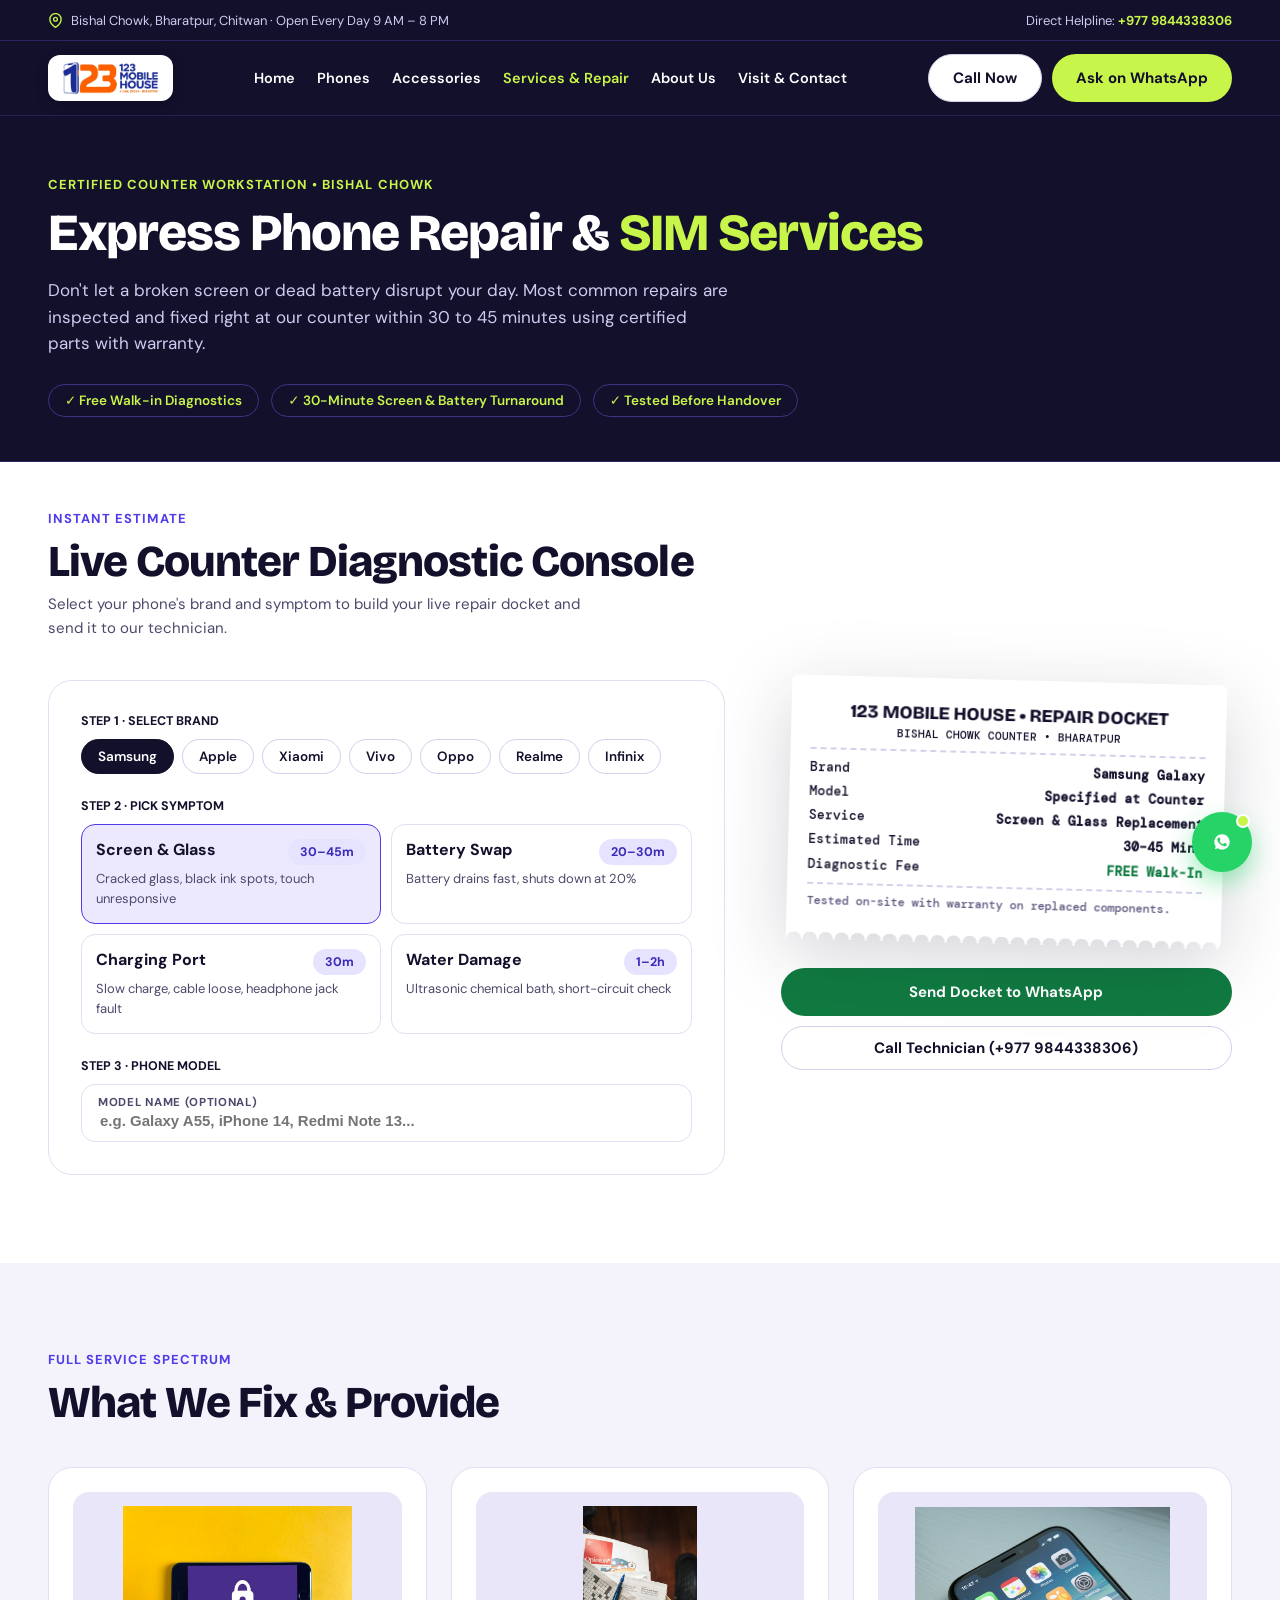
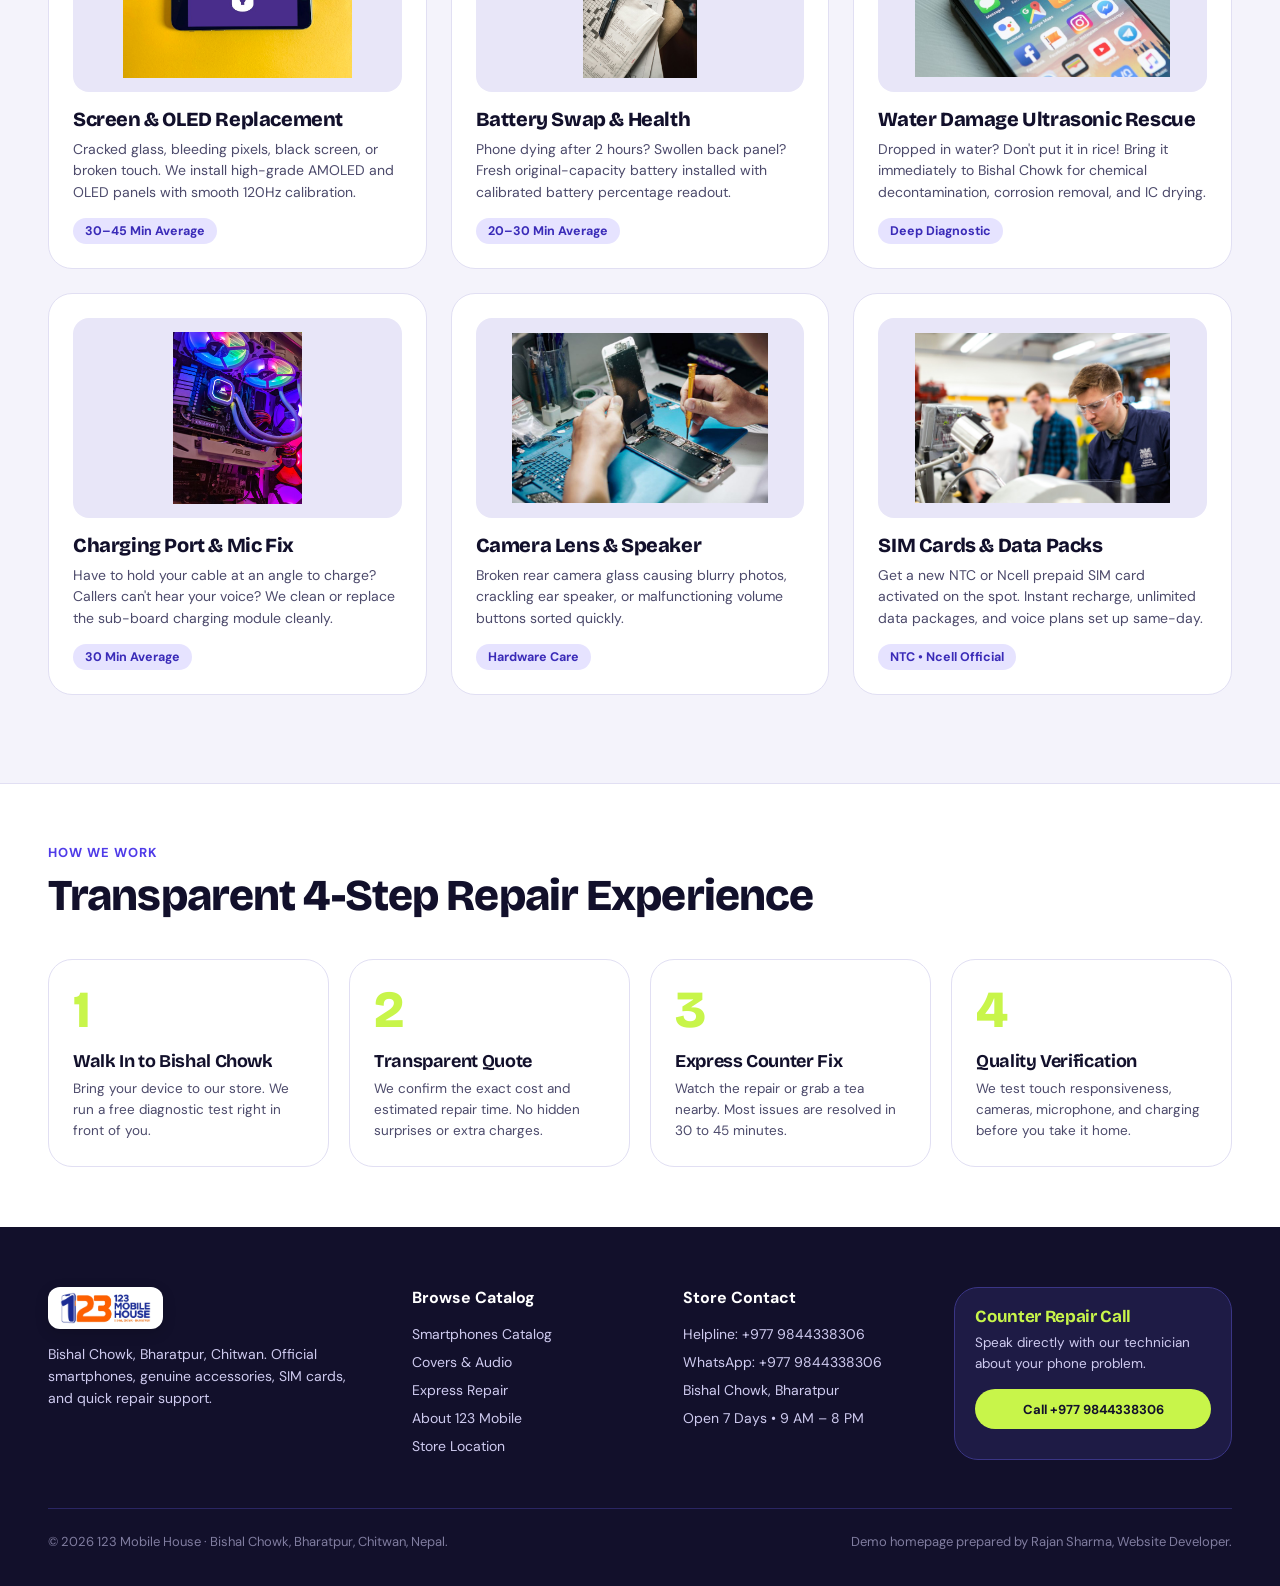
<file: services.html>
<!DOCTYPE html>
<html lang="en">
<head>
  <meta charset="utf-8">
  <meta name="viewport" content="width=device-width, initial-scale=1, viewport-fit=cover">
  <title>Express Smartphone Repair &amp; Services — 123 Mobile House | Bishal Chowk</title>
  <meta name="description" content="Fast phone repair at Bishal Chowk, Bharatpur. 30-minute screen and battery replacement, water damage clean, charging port fix, and SIM activation. Free walk-in diagnosis.">
  
  <link rel="icon" type="image/png" href="assets/images/favicon-123.png">
  <link rel="apple-touch-icon" href="assets/images/favicon-123.png">
  <link rel="stylesheet" href="style.css">
</head>
<body>

  <!-- Preloader (0.5 Second App-Style Splash) -->
  <!-- Preloader (0.5 Second App-Style Splash) -->
  <div id="sitePreloader" class="preloader">
    <div class="preloader-content">
      <div class="header-logo-badge" style="padding:10px 22px;border-radius:18px;box-shadow:0 12px 32px rgba(245,106,30,0.35);animation:badgePop 0.5s cubic-bezier(0.16, 1, 0.3, 1);">
        <img src="assets/images/logo-official-full.png" alt="123 Mobile House" style="height:48px;width:auto;display:block;">
      </div>
      <div class="preloader-bar">
        <div class="preloader-progress"></div>
      </div>
    </div>
  </div>
  </div>

  <!-- Top Location & Helpline Bar -->
  <!-- Top Location & Helpline Bar -->
  <div class="top-bar-strip">
    <div class="w top-bar-content">
      <div class="top-bar-location">
        <svg class="top-bar-icon" width="15" height="15" viewBox="0 0 24 24" fill="none" stroke="#C8F54A" stroke-width="2.2" stroke-linecap="round" stroke-linejoin="round">
          <path d="M21 10c0 7-9 13-9 13s-9-6-9-13a9 9 0 0 1 18 0z"></path>
          <circle cx="12" cy="10" r="3"></circle>
        </svg>
        <span>Bishal Chowk, Bharatpur, Chitwan &middot; Open Every Day 9 AM &ndash; 8 PM</span>
      </div>
      <div class="top-bar-phone">
        <span>Direct Helpline: <a href="tel:+9779844338306" class="top-bar-phone-link">+977 9844338306</a></span>
      </div>
    </div>
  </div>

  <!-- Header Navigation -->
  <header class="dk" style="position:sticky;top:0;z-index:900;border-bottom:1px solid rgba(42,38,99,0.7);backdrop-filter:blur(10px);">
    <div class="w header-nav-row">
      
      <!-- Brand Logo Badge -->
      <a href="index.html" class="brand-header-link" aria-label="123 Mobile House Home">
        <div class="header-logo-badge">
          <img src="assets/images/logo-official-full.png" alt="123 Mobile House Logo">
        </div>
      </a>

      <!-- Desktop Nav Links -->
      <nav class="nl" style="display:flex;gap:22px;font-weight:600;font-size:14.5px">
        <a href="index.html">Home</a>
        <a href="phones.html">Phones</a>
        <a href="accessories.html">Accessories</a>
        <a href="services.html" style="color:#C8F54A;">Services &amp; Repair</a>
        <a href="about.html">About Us</a>
        <a href="contact.html">Visit &amp; Contact</a>
      </nav>

      <!-- Header CTAs -->
      <div class="header-actions">
        <a class="btn sec header-cta-call" href="tel:+9779844338306">Call Now</a>
        <button class="btn pri wa-open-trigger header-cta-wa">Ask on WhatsApp</button>
        <button class="mobile-nav-toggle" id="mobileNavBtn" aria-label="Open Menu">
          <svg fill="none" stroke="currentColor" viewBox="0 0 24 24"><path stroke-linecap="round" stroke-linejoin="round" stroke-width="2.2" d="M4 6h16M4 12h16M4 18h16"/></svg>
        </button>
      </div>

    </div>
  </header>

  <!-- Mobile Drawer -->
  <div class="mobile-drawer-overlay" id="mobileDrawerOverlay">
    <div class="mobile-drawer">
      <div class="mobile-drawer-header">
        <div class="header-logo-badge" style="padding:4px 10px;">
          <img src="assets/images/logo-official-full.png" alt="123 Mobile House" style="height:28px;">
        </div>
        <button style="background:none;border:none;color:#fff;font-size:26px;cursor:pointer;" id="mobileDrawerClose">&times;</button>
      </div>
      <div class="mobile-drawer-links">
        <a href="index.html" class="mobile-drawer-link"><svg class="ui-icon" width="17" height="17" viewBox="0 0 24 24" fill="none" stroke="currentColor" stroke-width="2" stroke-linecap="round" stroke-linejoin="round"><path d="M3 9l9-7 9 7v11a2 2 0 0 1-2 2H5a2 2 0 0 1-2-2z"></path><polyline points="9 22 9 12 15 12 15 22"></polyline></svg> Home</a>
        <a href="phones.html" class="mobile-drawer-link"><svg class="ui-icon" width="17" height="17" viewBox="0 0 24 24" fill="none" stroke="currentColor" stroke-width="2" stroke-linecap="round" stroke-linejoin="round"><rect x="5" y="2" width="14" height="20" rx="2" ry="2"></rect><line x1="12" y1="18" x2="12.01" y2="18"></line></svg> Phones Catalog</a>
        <a href="accessories.html" class="mobile-drawer-link"><svg class="ui-icon" width="17" height="17" viewBox="0 0 24 24" fill="none" stroke="currentColor" stroke-width="2" stroke-linecap="round" stroke-linejoin="round"><path d="M3 18v-6a9 9 0 0 1 18 0v6"></path><path d="M21 19a2 2 0 0 1-2 2h-1a2 2 0 0 1-2-2v-3a2 2 0 0 1 2-2h3zM3 19a2 2 0 0 0 2 2h1a2 2 0 0 0 2-2v-3a2 2 0 0 0-2-2H3z"></path></svg> Accessories &amp; Audio</a>
        <a href="services.html" class="mobile-drawer-link" style="color:#C8F54A;font-weight:700;"><svg class="ui-icon" width="17" height="17" viewBox="0 0 24 24" fill="none" stroke="currentColor" stroke-width="2" stroke-linecap="round" stroke-linejoin="round"><path d="M14.7 6.3a1 1 0 0 0 0 1.4l1.6 1.6a1 1 0 0 0 1.4 0l3.77-3.77a6 6 0 0 1-7.94 7.94l-6.91 6.91a2.12 2.12 0 0 1-3-3l6.91-6.91a6 6 0 0 1 7.94-7.94l-3.76 3.76z"></path></svg> Repair &amp; Services</a>
        <a href="about.html" class="mobile-drawer-link"><svg class="ui-icon" width="17" height="17" viewBox="0 0 24 24" fill="none" stroke="currentColor" stroke-width="2" stroke-linecap="round" stroke-linejoin="round"><path d="M3 21h18"></path><path d="M5 21V7l8-4v18"></path><path d="M19 21V11l-6-3"></path><path d="M9 9v.01"></path><path d="M9 12v.01"></path><path d="M9 15v.01"></path><path d="M9 18v.01"></path></svg> About Us</a>
        <a href="contact.html" class="mobile-drawer-link"><svg class="ui-icon" width="17" height="17" viewBox="0 0 24 24" fill="none" stroke="currentColor" stroke-width="2" stroke-linecap="round" stroke-linejoin="round"><path d="M21 10c0 7-9 13-9 13s-9-6-9-13a9 9 0 0 1 18 0z"></path><circle cx="12" cy="10" r="3"></circle></svg> Visit &amp; Contact</a>
      </div>
      <div style="margin-top:auto;padding-top:24px;display:flex;flex-direction:column;gap:10px;">
        <a href="tel:+9779844338306" class="btn sec" style="width:100%;height:44px;">Call +977 9844338306</a>
        <button class="btn pri wa-open-trigger" style="width:100%;height:44px;">Chat on WhatsApp</button>
      </div>
    </div>
  </div>

  <!-- Hero Header -->
  <section class="dk" style="padding:60px 0 44px;border-bottom:1px solid #2A2663">
    <div class="w">
      <p class="eb">Certified Counter Workstation &bull; Bishal Chowk</p>
      <h1 class="page-hero-title">
        Express Phone Repair &amp; <span style="color:#C8F54A">SIM Services</span>
      </h1>
      <p class="p" style="max-width:680px;font-size:17px;margin-bottom:28px;">
        Don't let a broken screen or dead battery disrupt your day. Most common repairs are inspected and fixed right at our counter within 30 to 45 minutes using certified parts with warranty.
      </p>

      <div style="display:flex;flex-wrap:wrap;gap:12px;">
        <span style="border:1.5px solid #3A3585;border-radius:999px;padding:7px 16px;font-size:13.5px;font-weight:600;color:#C8F54A;">&check; Free Walk-in Diagnostics</span>
        <span style="border:1.5px solid #3A3585;border-radius:999px;padding:7px 16px;font-size:13.5px;font-weight:600;color:#C8F54A;">&check; 30-Minute Screen &amp; Battery Turnaround</span>
        <span style="border:1.5px solid #3A3585;border-radius:999px;padding:7px 16px;font-size:13.5px;font-weight:600;color:#C8F54A;">&check; Tested Before Handover</span>
      </div>
    </div>
  </section>

  <!-- Interactive Live Repair Docket Console -->
  <section class="s lt" style="padding-top:48px;">
    <div class="w">
      
      <div class="sh">
        <div>
          <p class="eb">Instant Estimate</p>
          <h2 class="h2">Live Counter Diagnostic Console</h2>
          <p class="p" style="margin-top:8px;max-width:560px;">Select your phone's brand and symptom to build your live repair docket and send it to our technician.</p>
        </div>
      </div>

      <div class="g2 docket-grid">
        
        <!-- Diagnostic Console Steps -->
        <div class="card" style="background:#fff;padding:32px">
          <p style="margin:0 0 10px;font-size:12.5px;font-weight:700">STEP 1 &middot; SELECT BRAND</p>
          <div style="display:flex;flex-wrap:wrap;gap:8px" id="docketBrandGroup">
            <button class="chip on" data-brand="Samsung Galaxy">Samsung</button>
            <button class="chip" data-brand="Apple iPhone">Apple</button>
            <button class="chip" data-brand="Xiaomi / Redmi">Xiaomi</button>
            <button class="chip" data-brand="Vivo">Vivo</button>
            <button class="chip" data-brand="Oppo">Oppo</button>
            <button class="chip" data-brand="Realme">Realme</button>
            <button class="chip" data-brand="Infinix">Infinix</button>
          </div>

          <p style="font-size:12.5px;font-weight:700;margin:24px 0 10px">STEP 2 &middot; PICK SYMPTOM</p>
          <div class="docket-symptom-grid" id="docketSymptomGroup">
            <div class="symptom-card" data-fault="Screen &amp; Glass Replacement" data-time="30–45 Mins" style="border:1.5px solid #4F3BE8;background:#ECE9FF;border-radius:14px;padding:14px;cursor:pointer;">
              <div style="display:flex;justify-content:space-between;gap:6px"><b>Screen &amp; Glass</b><span class="pill">30–45m</span></div>
              <p class="p" style="font-size:13px;margin-top:4px">Cracked glass, black ink spots, touch unresponsive</p>
            </div>
            <div class="symptom-card" data-fault="Battery Replacement" data-time="20–30 Mins" style="border:1.5px solid #E1DFF3;background:#fff;border-radius:14px;padding:14px;cursor:pointer;">
              <div style="display:flex;justify-content:space-between;gap:6px"><b>Battery Swap</b><span class="pill">20–30m</span></div>
              <p class="p" style="font-size:13px;margin-top:4px">Battery drains fast, shuts down at 20%</p>
            </div>
            <div class="symptom-card" data-fault="Charging Port Module" data-time="30 Mins" style="border:1.5px solid #E1DFF3;background:#fff;border-radius:14px;padding:14px;cursor:pointer;">
              <div style="display:flex;justify-content:space-between;gap:6px"><b>Charging Port</b><span class="pill">30m</span></div>
              <p class="p" style="font-size:13px;margin-top:4px">Slow charge, cable loose, headphone jack fault</p>
            </div>
            <div class="symptom-card" data-fault="Water Damage Ultrasonic" data-time="1–2 Hours" style="border:1.5px solid #E1DFF3;background:#fff;border-radius:14px;padding:14px;cursor:pointer;">
              <div style="display:flex;justify-content:space-between;gap:6px"><b>Water Damage</b><span class="pill">1–2h</span></div>
              <p class="p" style="font-size:13px;margin-top:4px">Ultrasonic chemical bath, short-circuit check</p>
            </div>
          </div>

          <p style="font-size:12.5px;font-weight:700;margin:24px 0 10px">STEP 3 &middot; PHONE MODEL</p>
          <div class="fld">
            <small>Model Name (Optional)</small>
            <input type="text" id="docketModelInput" placeholder="e.g. Galaxy A55, iPhone 14, Redmi Note 13..." style="width:100%;border:none;outline:none;font-size:15px;font-weight:600;color:#12102B;padding-top:2px;background:transparent;">
          </div>
        </div>

        <!-- Realistic Printed Receipt / Docket -->
        <div>
          <div style="transform:rotate(1.5deg);filter:drop-shadow(0 20px 36px rgba(18,16,43,.18));margin:0 8px 24px;">
            <div class="rc">
              <p style="display:block;font:800 18px 'Bricolage Grotesque',sans-serif;text-align:center">123 MOBILE HOUSE &bull; REPAIR DOCKET</p>
              <p style="display:block;text-align:center;margin-bottom:6px;font-size:11px;">BISHAL CHOWK COUNTER &bull; BHARATPUR</p>
              <div style="border-top:2px dashed #D3D0EA;margin:6px 0"></div>
              <p><span>Brand</span><span style="font-weight:700" id="docBrand">Samsung Galaxy</span></p>
              <p><span>Model</span><span style="font-weight:700" id="docModel">Specified at Counter</span></p>
              <p><span>Service</span><span style="font-weight:700" id="docFault">Screen &amp; Glass Replacement</span></p>
              <p><span>Estimated Time</span><span style="font-weight:700" id="docTime">30–45 Mins</span></p>
              <p><span>Diagnostic Fee</span><span style="font-weight:700;color:#0F7A40;">FREE Walk-In</span></p>
              <div style="border-top:2px dashed #D3D0EA;margin:6px 0"></div>
              <p style="font-size:11.5px;color:#5E5A80;margin:0;">Tested on-site with warranty on replaced components.</p>
            </div>
            <div style="height:12px;background:radial-gradient(circle at 8px 12px,transparent 7px,#fff 7.5px) 0 0/16px 12px repeat-x"></div>
          </div>

          <button class="btn wa" id="docketWaBtn" style="width:100%;margin-bottom:10px;height:48px;font-size:15px;">
            Send Docket to WhatsApp
          </button>
          <a class="btn sec" href="tel:+9779844338306" style="width:100%;height:44px;">Call Technician (+977 9844338306)</a>
        </div>

      </div>

    </div>
  </section>

  <!-- Detailed Services Grid -->
  <section class="s">
    <div class="w">
      
      <div class="sh">
        <div>
          <p class="eb">Full Service Spectrum</p>
          <h2 class="h2">What We Fix &amp; Provide</h2>
        </div>
      </div>

      <div class="g3">

        <!-- 1. Screen Replacement -->
        <div class="card" style="padding:24px">
          <div class="ph" style="height:200px;margin-bottom:16px;">
            <img src="assets/images/tip-cracked-screen.jpg" alt="Screen Replacement">
          </div>
          <h3 class="t" style="font-size:20px;">Screen &amp; OLED Replacement</h3>
          <p class="p" style="font-size:14px;margin-bottom:14px;">
            Cracked glass, bleeding pixels, black screen, or broken touch. We install high-grade AMOLED and OLED panels with smooth 120Hz calibration.
          </p>
          <span class="pill">30–45 Min Average</span>
        </div>

        <!-- 2. Battery Swap -->
        <div class="card" style="padding:24px">
          <div class="ph" style="height:200px;margin-bottom:16px;">
            <img src="assets/images/tip-battery-care.jpg" alt="Battery Replacement">
          </div>
          <h3 class="t" style="font-size:20px;">Battery Swap &amp; Health</h3>
          <p class="p" style="font-size:14px;margin-bottom:14px;">
            Phone dying after 2 hours? Swollen back panel? Fresh original-capacity battery installed with calibrated battery percentage readout.
          </p>
          <span class="pill">20–30 Min Average</span>
        </div>

        <!-- 3. Water Damage -->
        <div class="card" style="padding:24px">
          <div class="ph" style="height:200px;margin-bottom:16px;">
            <img src="assets/images/tip-water-damage.jpg" alt="Water Damage Cleanup">
          </div>
          <h3 class="t" style="font-size:20px;">Water Damage Ultrasonic Rescue</h3>
          <p class="p" style="font-size:14px;margin-bottom:14px;">
            Dropped in water? Don't put it in rice! Bring it immediately to Bishal Chowk for chemical decontamination, corrosion removal, and IC drying.
          </p>
          <span class="pill">Deep Diagnostic</span>
        </div>

        <!-- 4. Charging Port & Mic -->
        <div class="card" style="padding:24px">
          <div class="ph" style="height:200px;margin-bottom:16px;">
            <img src="assets/images/apple-fix-bench.jpg" alt="Charging Port Repair">
          </div>
          <h3 class="t" style="font-size:20px;">Charging Port &amp; Mic Fix</h3>
          <p class="p" style="font-size:14px;margin-bottom:14px;">
            Have to hold your cable at an angle to charge? Callers can't hear your voice? We clean or replace the sub-board charging module cleanly.
          </p>
          <span class="pill">30 Min Average</span>
        </div>

        <!-- 5. Camera & Speaker -->
        <div class="card" style="padding:24px">
          <div class="ph" style="height:200px;margin-bottom:16px;">
            <img src="assets/images/iphone-repair-hands.jpg" alt="Camera and Hardware Fix">
          </div>
          <h3 class="t" style="font-size:20px;">Camera Lens &amp; Speaker</h3>
          <p class="p" style="font-size:14px;margin-bottom:14px;">
            Broken rear camera glass causing blurry photos, crackling ear speaker, or malfunctioning volume buttons sorted quickly.
          </p>
          <span class="pill">Hardware Care</span>
        </div>

        <!-- 6. SIM Cards & Recharge -->
        <div class="card" style="padding:24px">
          <div class="ph" style="height:200px;margin-bottom:16px;">
            <img src="assets/images/hero-repair-lab.jpg" alt="SIM Cards and Recharge">
          </div>
          <h3 class="t" style="font-size:20px;">SIM Cards &amp; Data Packs</h3>
          <p class="p" style="font-size:14px;margin-bottom:14px;">
            Get a new NTC or Ncell prepaid SIM card activated on the spot. Instant recharge, unlimited data packages, and voice plans set up same-day.
          </p>
          <span class="pill">NTC &bull; Ncell Official</span>
        </div>

      </div>

    </div>
  </section>

  <!-- 4-Step Process Section -->
  <section class="lt" style="padding:60px 0;border-top:1px solid #E1DFF3;">
    <div class="w">
      <div class="sh">
        <div>
          <p class="eb">How We Work</p>
          <h2 class="h2">Transparent 4-Step Repair Experience</h2>
        </div>
      </div>

      <div class="g4">
        <div class="card" style="background:#fff;padding:24px;">
          <div class="num" style="margin-bottom:16px;">1</div>
          <h4 style="font-size:18px;margin-bottom:8px;font-weight:700;">Walk In to Bishal Chowk</h4>
          <p class="p" style="font-size:13.5px;">Bring your device to our store. We run a free diagnostic test right in front of you.</p>
        </div>
        <div class="card" style="background:#fff;padding:24px;">
          <div class="num" style="margin-bottom:16px;">2</div>
          <h4 style="font-size:18px;margin-bottom:8px;font-weight:700;">Transparent Quote</h4>
          <p class="p" style="font-size:13.5px;">We confirm the exact cost and estimated repair time. No hidden surprises or extra charges.</p>
        </div>
        <div class="card" style="background:#fff;padding:24px;">
          <div class="num" style="margin-bottom:16px;">3</div>
          <h4 style="font-size:18px;margin-bottom:8px;font-weight:700;">Express Counter Fix</h4>
          <p class="p" style="font-size:13.5px;">Watch the repair or grab a tea nearby. Most issues are resolved in 30 to 45 minutes.</p>
        </div>
        <div class="card" style="background:#fff;padding:24px;">
          <div class="num" style="margin-bottom:16px;">4</div>
          <h4 style="font-size:18px;margin-bottom:8px;font-weight:700;">Quality Verification</h4>
          <p class="p" style="font-size:13.5px;">We test touch responsiveness, cameras, microphone, and charging before you take it home.</p>
        </div>
      </div>
    </div>
  </section>

  <!-- Footer -->
  <footer class="dk">
    <div class="w" style="padding-top:60px;padding-bottom:36px">
      <div class="site-footer-grid">
        <div>
          <div class="header-logo-badge" style="display:inline-flex;padding:5px 12px;margin-bottom:14px;">
            <img src="assets/images/logo-official-full.png" alt="123 Mobile House" style="height:32px;">
          </div>
          <p class="p" style="max-width:300px;font-size:14px;line-height:1.6;">
            Bishal Chowk, Bharatpur, Chitwan. Official smartphones, genuine accessories, SIM cards, and quick repair support.
          </p>
        </div>

        <div>
          <p style="font-weight:700;margin-bottom:12px;color:#fff;">Browse Catalog</p>
          <p class="p" style="line-height:2;font-size:14px;">
            <a href="phones.html">Smartphones Catalog</a><br>
            <a href="accessories.html">Covers &amp; Audio</a><br>
            <a href="services.html">Express Repair</a><br>
            <a href="about.html">About 123 Mobile</a><br>
            <a href="contact.html">Store Location</a>
          </p>
        </div>

        <div>
          <p style="font-weight:700;margin-bottom:12px;color:#fff;">Store Contact</p>
          <p class="p" style="line-height:2;font-size:14px;">
            Helpline: +977 9844338306<br>
            WhatsApp: +977 9844338306<br>
            Bishal Chowk, Bharatpur<br>
            Open 7 Days &bull; 9 AM &ndash; 8 PM
          </p>
        </div>

        <div class="card dkc" style="background:#1E1B45;border-color:#3A3585;padding:20px">
          <h4 style="color:#C8F54A;font-size:17px;margin-bottom:8px;">Counter Repair Call</h4>
          <p class="p" style="font-size:13.5px;margin-bottom:14px;">Speak directly with our technician about your phone problem.</p>
          <a class="btn pri" href="tel:+9779844338306" style="width:100%;height:40px;font-size:13px">Call +977 9844338306</a>
        </div>
      </div>

      <div style="border-top:1px solid #2A2663;padding-top:24px;display:flex;justify-content:space-between;align-items:center;flex-wrap:wrap;gap:12px;font-size:13px;color:#807DA0">
        <p>&copy; 2026 123 Mobile House &middot; Bishal Chowk, Bharatpur, Chitwan, Nepal.</p>
        <p>Demo homepage prepared by Rajan Sharma, Website Developer.</p>
      </div>
    </div>
  </footer>

  <!-- Floating WhatsApp Trigger & Interactive Popup Card -->
    <!-- Floating Back to Top Button -->
  <button id="backToTopBtn" class="back-to-top" aria-label="Back to Top">
    <svg width="20" height="20" viewBox="0 0 24 24" fill="none" stroke="currentColor" stroke-width="2.5" stroke-linecap="round" stroke-linejoin="round"><polyline points="18 15 12 9 6 15"></polyline></svg>
  </button>

<div class="floating-wa-wrapper">
    <div class="wa-chat-popup" id="waChatPopup">
      <div class="wa-popup-header">
        <div style="display:flex;align-items:center;gap:10px;">
          <div class="header-logo-badge" style="padding:2px 6px;">
            <img src="assets/images/logo-official-full.png" alt="123" style="height:20px;">
          </div>
          <div>
            <h4 style="margin:0;font-size:14px;color:#12102B;">123 Mobile House</h4>
            <span style="font-size:11.5px;color:#0F7A40;font-weight:600;">● Online at Bishal Chowk</span>
          </div>
        </div>
        <button class="wa-popup-close" id="waPopupClose">&times;</button>
      </div>

      <div class="wa-popup-body">
        <p style="margin:0 0 10px;font-size:13px;color:#4C4A6B;">Namaste! What repair issue or question can we help with today?</p>
        
        <div class="wa-quick-chips">
          <button class="wa-quick-chip" data-msg="Hello! How much does a screen replacement cost for my phone?">Screen Cost?</button>
          <button class="wa-quick-chip" data-msg="Hello! Can you replace my phone's battery today in 30 minutes?">Battery Swap?</button>
          <button class="wa-quick-chip" data-msg="Hello! My phone fell in water, can you inspect it today?">Water Damage?</button>
          <button class="wa-quick-chip" data-msg="Hello! Where is your repair counter located in Bishal Chowk?">Store Directions?</button>
        </div>

        <div class="wa-input-box">
          <textarea class="wa-custom-textarea" id="waCustomTextarea" placeholder="Describe the phone problem..."></textarea>
          <button class="wa-send-btn" id="waSendCustomBtn">
            <svg width="18" height="18" viewBox="0 0 24 24" fill="currentColor"><path d="M2.01 21L23 12 2.01 3 2 10l15 2-15 2z"/></svg>
            Send on WhatsApp
          </button>
        </div>
      </div>
    </div>

    <button class="wa-trigger-btn" id="waFloatingTrigger" aria-label="Open WhatsApp Chat">
      <span class="pulse-badge"></span>
      <svg viewBox="0 0 24 24"><path d="M12.031 6.172c-3.181 0-5.767 2.586-5.768 5.766-.001 1.298.38 2.27 1.019 3.287l-.582 2.128 2.182-.573c.978.58 1.911.928 3.145.929 3.178 0 5.767-2.587 5.768-5.766.001-3.187-2.575-5.77-5.764-5.771zm3.392 8.244c-.144.405-.837.774-1.17.824-.312.045-.694.064-2.146-.537-1.748-.724-2.859-2.508-2.949-2.625-.088-.117-.714-.95-.714-1.811 0-.862.449-1.286.61-1.46.16-.175.352-.219.47-.219.117 0 .235.001.338.006.109.005.253-.042.396.302.145.351.498 1.216.541 1.305.044.088.073.191.015.308-.058.117-.088.191-.175.293-.088.102-.185.228-.264.306-.088.088-.179.184-.077.359.102.176.455.751.977 1.216.671.597 1.236.782 1.412.87.176.088.278.073.382-.044.102-.117.44-.513.557-.689.118-.175.235-.146.396-.088.161.059 1.028.485 1.204.573.176.088.293.132.338.205.044.074.044.426-.1.831z"/></svg>
    </button>
  </div>

  <!-- Shared Script -->
  <script>
    const WA_NUMBER = '9779844338306';
    const waPopup = document.getElementById('waChatPopup');
    const waTrigger = document.getElementById('waFloatingTrigger');
    const waClose = document.getElementById('waPopupClose');
    const waTextarea = document.getElementById('waCustomTextarea');
    const waSendBtn = document.getElementById('waSendCustomBtn');
    const quickChips = document.querySelectorAll('.wa-quick-chip');
    const openTriggers = document.querySelectorAll('.wa-open-trigger');

    function toggleWaPopup(openState) {
      if (openState !== undefined) {
        if (openState) {
          waPopup.classList.add('active');
          waTextarea.focus();
        } else {
          waPopup.classList.remove('active');
        }
      } else {
        const isActive = waPopup.classList.toggle('active');
        if (isActive) waTextarea.focus();
      }
    }

    if (waTrigger) waTrigger.addEventListener('click', () => toggleWaPopup());
    if (waClose) waClose.addEventListener('click', () => toggleWaPopup(false));

    openTriggers.forEach(btn => {
      btn.addEventListener('click', (e) => {
        e.preventDefault();
        toggleWaPopup(true);
      });
    });

    quickChips.forEach(chip => {
      chip.addEventListener('click', () => {
        waTextarea.value = chip.getAttribute('data-msg');
        waTextarea.focus();
      });
    });

    function sendWaMessage() {
      const customText = waTextarea.value.trim() || 'Hello 123 Mobile House! I need help with phone repair.';
      window.open(`https://wa.me/${WA_NUMBER}?text=${encodeURIComponent(customText)}`, '_blank');
      toggleWaPopup(false);
    }

    if (waSendBtn) waSendBtn.addEventListener('click', sendWaMessage);
    if (waTextarea) {
      waTextarea.addEventListener('keydown', (e) => {
        if (e.key === 'Enter' && !e.shiftKey) {
          e.preventDefault();
          sendWaMessage();
        }
      });
    }

    // Live Docket Interactivity
    const brandChips = document.querySelectorAll('#docketBrandGroup .chip');
    const symptomCards = document.querySelectorAll('#docketSymptomGroup .symptom-card');
    const modelInput = document.getElementById('docketModelInput');
    const docBrand = document.getElementById('docBrand');
    const docModel = document.getElementById('docModel');
    const docFault = document.getElementById('docFault');
    const docTime = document.getElementById('docTime');
    const docketWaBtn = document.getElementById('docketWaBtn');

    let currentBrand = 'Samsung Galaxy';
    let currentFault = 'Screen & Glass Replacement';
    let currentTime = '30–45 Mins';

    function updateLiveDocket() {
      const modelVal = modelInput.value.trim() || 'Specified at Counter';
      docBrand.textContent = currentBrand;
      docFault.textContent = currentFault;
      docTime.textContent = currentTime;
      docModel.textContent = modelVal;
    }

    brandChips.forEach(chip => {
      chip.addEventListener('click', () => {
        brandChips.forEach(c => c.classList.remove('on'));
        chip.classList.add('on');
        currentBrand = chip.getAttribute('data-brand') || chip.textContent.trim();
        updateLiveDocket();
      });
    });

    symptomCards.forEach(card => {
      card.addEventListener('click', () => {
        symptomCards.forEach(c => {
          c.style.borderColor = '#E1DFF3';
          c.style.background = '#fff';
        });
        card.style.borderColor = '#4F3BE8';
        card.style.background = '#ECE9FF';
        currentFault = card.getAttribute('data-fault') || 'Screen & Glass Replacement';
        currentTime = card.getAttribute('data-time') || '30–45 Mins';
        updateLiveDocket();
      });
    });

    if (modelInput) modelInput.addEventListener('input', updateLiveDocket);

    if (docketWaBtn) {
      docketWaBtn.addEventListener('click', () => {
        const modelVal = modelInput.value.trim() || currentBrand;
        const msg = `Namaste 123 Mobile House, mero ${modelVal} ma ${currentFault} problem chha. Bishal Chowk counter ma repair cost ra time barema estimate dinus.`;
        window.open(`https://wa.me/${WA_NUMBER}?text=${encodeURIComponent(msg)}`, '_blank');
      });
    }

    // Mobile Navigation Drawer
    const mobileNavBtn = document.getElementById('mobileNavBtn');
    const mobileDrawerOverlay = document.getElementById('mobileDrawerOverlay');
    const mobileDrawerClose = document.getElementById('mobileDrawerClose');

    function openMobileDrawer() {
      mobileDrawerOverlay.classList.add('open');
      document.body.style.overflow = 'hidden';
    }

    function closeMobileDrawer() {
      mobileDrawerOverlay.classList.remove('open');
      document.body.style.overflow = '';
    }

    if (mobileNavBtn) mobileNavBtn.addEventListener('click', openMobileDrawer);
    if (mobileDrawerClose) mobileDrawerClose.addEventListener('click', closeMobileDrawer);
    if (mobileDrawerOverlay) {
      mobileDrawerOverlay.addEventListener('click', (e) => {
        if (e.target === mobileDrawerOverlay) closeMobileDrawer();
      });
    }

    // Preloader Dismissal (0.5s / 500ms)
    window.addEventListener('load', () => {
      const preloader = document.getElementById('sitePreloader');
      if (preloader) {
        setTimeout(() => {
          preloader.classList.add('fade-out');
          setTimeout(() => { preloader.remove(); }, 350);
        }, 500);
      }
    });

    // Scroll Reveal
    if ('IntersectionObserver' in window) {
      const observer = new IntersectionObserver((entries, obs) => {
        entries.forEach(e => {
          if (e.isIntersecting) {
            e.target.classList.add('is-revealed');
            obs.unobserve(e.target);
          }
        });
      }, { threshold: 0.1 });
      document.querySelectorAll('.card').forEach(c => observer.observe(c));
    }
      // Back to Top Button & Smooth Scrolling
    const backToTopBtn = document.getElementById('backToTopBtn');
    if (backToTopBtn) {
      window.addEventListener('scroll', () => {
        if (window.scrollY > 280) {
          backToTopBtn.classList.add('visible');
        } else {
          backToTopBtn.classList.remove('visible');
        }
      });

      backToTopBtn.addEventListener('click', () => {
        window.scrollTo({
          top: 0,
          behavior: 'smooth'
        });
      });
    }

  </script>

</body>
</html>
</file>
<file: style.css>
/* ==========================================================================
   123 MOBILE HOUSE — BISHAL CHOWK, BHARATPUR, CHITWAN
   Design System from Ali Mobile Redesign Desktop
   Fonts: Bricolage Grotesque, DM Sans, DM Mono, Caveat
   Colors: Deep Midnight #12102B, Electric Lime #C8F54A, Royal Indigo #4F3BE8
   ========================================================================== */

@import url('https://fonts.googleapis.com/css2?family=Bricolage+Grotesque:opsz,wght@12..96,600;12..96,800&family=Caveat:wght@700&family=DM+Mono:wght@500&family=DM+Sans:ital,opsz,wght@0,9..40,400;0,9..40,500;0,9..40,700;1,9..40,400&display=swap');

/* ==========================================================================
   PRELOADER (0.5 SECOND APP-STYLE SPLASH)
   ========================================================================== */
.preloader {
  position: fixed;
  inset: 0;
  z-index: 99999;
  background: #12102B;
  display: flex;
  align-items: center;
  justify-content: center;
  transition: opacity 0.35s ease, visibility 0.35s ease;
  pointer-events: all;
}

.preloader.fade-out {
  opacity: 0;
  visibility: hidden;
  pointer-events: none;
}

.preloader-content {
  display: flex;
  flex-direction: column;
  align-items: center;
  gap: 16px;
  animation: preloaderPulse 0.5s ease-out;
}

.preloader-badge {
  width: 64px;
  height: 64px;
  border-radius: 18px;
  background: #C8F54A;
  color: #12102B;
  font: 800 28px 'Bricolage Grotesque', sans-serif;
  display: flex;
  align-items: center;
  justify-content: center;
  box-shadow: 0 12px 32px rgba(200, 245, 74, 0.45);
  animation: badgePop 0.5s cubic-bezier(0.16, 1, 0.3, 1);
}

.preloader-text {
  text-align: center;
}

.preloader-title {
  display: block;
  font: 800 22px 'Bricolage Grotesque', sans-serif;
  color: #ffffff;
  letter-spacing: -0.01em;
}

.preloader-sub {
  display: block;
  font: 700 11px 'DM Mono', monospace;
  color: #C8F54A;
  letter-spacing: 0.16em;
  margin-top: 4px;
}

.preloader-bar {
  width: 160px;
  height: 4px;
  background: rgba(255, 255, 255, 0.12);
  border-radius: 999px;
  overflow: hidden;
  margin-top: 8px;
}

.preloader-progress {
  height: 100%;
  width: 0%;
  background: #C8F54A;
  border-radius: 999px;
  animation: preloaderFill 0.5s cubic-bezier(0.4, 0, 0.2, 1) forwards;
}

@keyframes preloaderFill {
  0% { width: 0%; }
  60% { width: 75%; }
  100% { width: 100%; }
}

@keyframes badgePop {
  0% { transform: scale(0.6); opacity: 0; }
  100% { transform: scale(1); opacity: 1; }
}

@keyframes preloaderPulse {
  0% { transform: scale(0.92); opacity: 0; }
  100% { transform: scale(1); opacity: 1; }
}

/* --- UI SVG Icons --- */
.ui-icon {
  display: inline-block;
  vertical-align: middle;
  flex-shrink: 0;
}

.mobile-drawer-link {
  display: flex;
  align-items: center;
}

.mobile-drawer-link .ui-icon {
  margin-right: 12px;
  stroke: #C8F54A;
}

/* --- Base & Reset with Global Smooth Scrolling --- */
html {
  scroll-behavior: smooth;
}

*, *::before, *::after {
  box-sizing: border-box;
}

body {
  margin: 0;
  background: #F4F3FB;
  color: #12102B;
  font-family: 'DM Sans', system-ui, -apple-system, BlinkMacSystemFont, 'Segoe UI', Roboto, sans-serif;
  overflow-x: hidden;
  -webkit-font-smoothing: antialiased;
}

h1, h2, h3, h4, h5 {
  font-family: 'Bricolage Grotesque', 'DM Sans', sans-serif;
  margin: 0;
  letter-spacing: -0.02em;
  line-height: 1.05;
}

p {
  margin: 0;
}

a {
  color: inherit;
  text-decoration: none;
}

img, svg {
  display: block;
  max-width: 100%;
}

/* --- Layout Utilities --- */
.w {
  max-width: 1400px;
  margin: 0 auto;
  padding: 0 48px;
}

.s {
  padding: 88px 0;
}

.dk {
  background: #12102B;
  color: #fff;
}

.lt {
  background: #fff;
}

/* --- Buttons --- */
.btn {
  display: inline-flex;
  align-items: center;
  justify-content: center;
  gap: 8px;
  height: 48px;
  padding: 0 24px;
  border-radius: 999px;
  font: 700 15px 'DM Sans', sans-serif;
  border: 0;
  cursor: pointer;
  transition: transform 0.25s, box-shadow 0.25s, background-color 0.2s;
  white-space: nowrap;
}

.btn:hover {
  transform: translateY(-2px);
}

.pri {
  background: #4F3BE8;
  color: #fff;
}

.pri:hover {
  background: #3d2bc7;
  box-shadow: 0 8px 20px rgba(79, 59, 232, 0.3);
}

.sec {
  background: #fff;
  color: #12102B;
  border: 1.5px solid #D3D0EA;
}

.sec:hover {
  border-color: #4F3BE8;
  color: #4F3BE8;
  box-shadow: 0 4px 14px rgba(18, 16, 43, 0.08);
}

.wa {
  background: #0F7A40;
  color: #fff;
}

.wa:hover {
  background: #128C4B;
  box-shadow: 0 8px 20px rgba(15, 122, 64, 0.35);
}

.ghost {
  border: 1.5px solid #5A54B0;
  color: #fff;
  background: transparent;
}

.ghost:hover {
  border-color: #C8F54A;
  color: #C8F54A;
}

.dk .pri, .dkc .pri {
  background: #C8F54A;
  color: #12102B;
}

.dk .pri:hover, .dkc .pri:hover {
  background: #d4f86d;
  box-shadow: 0 8px 24px rgba(200, 245, 74, 0.35);
}

/* --- Typography Helpers --- */
.eb {
  font-size: 13px;
  font-weight: 700;
  letter-spacing: 0.08em;
  text-transform: uppercase;
  color: #4F3BE8;
  margin-bottom: 12px;
}

.dk .eb {
  color: #C8F54A;
}

.h2 {
  font: 800 44px/1.05 'Bricolage Grotesque', sans-serif;
  letter-spacing: -0.02em;
}

.t {
  font: 800 22px/1.15 'Bricolage Grotesque', sans-serif;
  margin-bottom: 8px;
}

.p {
  font-size: 15px;
  line-height: 1.55;
  color: #4C4A6B;
}

.dk .p {
  color: #CFCBF0;
}

.sh {
  display: flex;
  justify-content: space-between;
  align-items: flex-end;
  margin-bottom: 40px;
  gap: 24px;
}

.cap {
  font: 700 28px/1 'Caveat', cursive;
  color: #12102B;
  margin-top: 14px;
  text-align: center;
}

.big {
  font: 800 120px/0.95 'Bricolage Grotesque', sans-serif;
  letter-spacing: -0.04em;
  text-transform: uppercase;
  margin: 0;
}

.ol {
  color: transparent;
  -webkit-text-stroke: 2px #C8F54A;
}

.fill {
  color: #C8F54A;
}

.num {
  font: 800 52px 'Bricolage Grotesque', sans-serif;
  color: #C8F54A;
  line-height: 1;
}

/* --- Grids --- */
.g2 {
  display: grid;
  grid-template-columns: 1.05fr 0.95fr;
  gap: 56px;
  align-items: center;
}

.g3 {
  display: grid;
  grid-template-columns: repeat(3, 1fr);
  gap: 24px;
}

.g4 {
  display: grid;
  grid-template-columns: repeat(4, 1fr);
  gap: 20px;
}

.g6 {
  display: grid;
  grid-template-columns: repeat(6, 1fr);
  gap: 16px;
}

.bento {
  display: grid;
  grid-template-columns: repeat(4, 1fr);
  gap: 20px;
}

/* --- Cards --- */
.card {
  background: #fff;
  border: 1px solid #E1DFF3;
  border-radius: 24px;
  padding: 26px;
  transition: transform 0.25s, box-shadow 0.25s;
}

.card:hover {
  transform: translateY(-5px);
  box-shadow: 0 16px 36px rgba(18, 16, 43, 0.12);
}

.dkc {
  background: #12102B;
  color: #fff;
  border-color: #12102B;
}

.g3 > .card {
  position: relative;
  z-index: 1;
}

/* --- Badges, Pills, Chips --- */
.pill {
  font-size: 12.5px;
  font-weight: 700;
  background: #E6E3FF;
  color: #3A2BB8;
  padding: 5px 12px;
  border-radius: 999px;
  display: inline-flex;
  align-items: center;
  gap: 6px;
}

.chip {
  display: inline-flex;
  align-items: center;
  gap: 8px;
  padding: 8px 16px;
  border-radius: 999px;
  border: 1.5px solid #D3D0EA;
  background: #fff;
  font: 600 13.5px 'DM Sans', sans-serif;
  color: #12102B;
  cursor: pointer;
  transition: all 0.2s;
}

.chip:hover {
  border-color: #12102B;
  background: #fdfdfd;
}

.chip.on {
  background: #12102B;
  color: #fff;
  border-color: #12102B;
}

.chip img.brand-icon-mini {
  width: 16px;
  height: 16px;
  object-fit: contain;
}

.chip.on img.brand-icon-mini {
  filter: invert(1);
}

.tag {
  position: absolute;
  top: 12px;
  left: 12px;
  font-size: 11.5px;
  font-weight: 700;
  background: #fff;
  border-radius: 999px;
  padding: 4px 10px;
  box-shadow: 0 2px 6px rgba(0,0,0,0.06);
  z-index: 2;
}

.st {
  display: inline-flex;
  align-items: center;
  gap: 8px;
  font-size: 13px;
  font-weight: 700;
  color: #0F7A40;
}

.st:before {
  content: "";
  width: 8px;
  height: 8px;
  border-radius: 50%;
  background: #0F7A40;
}

.pulse {
  width: 10px;
  height: 10px;
  border-radius: 50%;
  background: #25D366;
  box-shadow: 0 0 0 0 rgba(37, 211, 102, 0.8);
  animation: pl 1.8s infinite;
}

.dot {
  width: 32px;
  height: 32px;
  border-radius: 50%;
  background: #4F3BE8;
  color: #fff;
  font-weight: 700;
  display: flex;
  align-items: center;
  justify-content: center;
  flex: none;
}

.cl {
  display: flex;
  gap: 16px;
  align-items: flex-start;
}

.lk {
  font-weight: 700;
  color: #4F3BE8;
  font-size: 14.5px;
  display: inline-flex;
  align-items: center;
  gap: 4px;
}

.lk:hover {
  text-decoration: underline;
  gap: 8px;
}

/* --- Form Fields --- */
.fld {
  border: 1.5px solid #E1DFF3;
  border-radius: 14px;
  padding: 10px 16px;
  background: #fff;
}

.fld small {
  display: block;
  font-size: 11.5px;
  font-weight: 700;
  letter-spacing: 0.06em;
  text-transform: uppercase;
  color: #4C4A6B;
}

.fld b {
  font-size: 15px;
}

/* --- Product Image Box (.ph) with Real Device Image support --- */
.ph {
  height: 200px;
  border-radius: 16px;
  background: #E8E6F8;
  display: flex;
  align-items: center;
  justify-content: center;
  margin-bottom: 16px;
  position: relative;
  overflow: hidden;
  padding: 14px;
}

.ph img {
  max-height: 100%;
  max-width: 85%;
  object-fit: contain;
  transition: transform 0.3s;
}

.card:hover .ph img {
  transform: scale(1.08);
}

/* --- Icon Container (.ic) --- */
.ic {
  width: 48px;
  height: 48px;
  border-radius: 14px;
  background: #ECE9FF;
  display: flex;
  align-items: center;
  justify-content: center;
  margin-bottom: 18px;
}

.ic svg {
  width: 24px;
  height: 24px;
  fill: none;
  stroke: #4F3BE8;
  stroke-width: 1.8;
  stroke-linecap: round;
  stroke-linejoin: round;
}

/* ==========================================================================
   REDESIGNED BRAND SHOWCASE SECTION
   ========================================================================== */
.brand-grid {
  display: grid;
  grid-template-columns: repeat(4, 1fr);
  gap: 20px;
}

.brand-tile {
  background: #ffffff;
  border: 1.5px solid #E5E3F5;
  border-radius: 20px;
  padding: 24px 22px;
  display: flex;
  flex-direction: column;
  justify-content: space-between;
  min-height: 195px;
  transition: transform 0.3s cubic-bezier(0.16, 1, 0.3, 1), box-shadow 0.3s ease, border-color 0.3s ease;
  cursor: pointer;
  position: relative;
  overflow: hidden;
  text-decoration: none;
  color: inherit;
}

.brand-tile:hover {
  transform: translateY(-6px);
  border-color: #4F3BE8;
  box-shadow: 0 16px 36px rgba(79, 59, 232, 0.12);
}

.brand-tile.brand-samsung:hover { border-color: #034EA2; box-shadow: 0 16px 36px rgba(3, 78, 162, 0.14); }
.brand-tile.brand-apple:hover   { border-color: #12102B; box-shadow: 0 16px 36px rgba(18, 16, 43, 0.18); }
.brand-tile.brand-xiaomi:hover  { border-color: #FF6900; box-shadow: 0 16px 36px rgba(255, 105, 0, 0.16); }
.brand-tile.brand-vivo:hover    { border-color: #415FFF; box-shadow: 0 16px 36px rgba(65, 95, 255, 0.15); }
.brand-tile.brand-oppo:hover    { border-color: #046A38; box-shadow: 0 16px 36px rgba(4, 106, 56, 0.15); }
.brand-tile.brand-realme:hover  { border-color: #FFC915; box-shadow: 0 16px 36px rgba(255, 201, 21, 0.22); }
.brand-tile.brand-infinix:hover { border-color: #000000; box-shadow: 0 16px 36px rgba(0, 0, 0, 0.16); }
.brand-tile.brand-acc:hover     { border-color: #C8F54A; box-shadow: 0 16px 36px rgba(200, 245, 74, 0.25); }

.brand-tile-header {
  display: flex;
  align-items: center;
  justify-content: space-between;
  margin-bottom: 16px;
}

.brand-logo-slot {
  height: 42px;
  display: flex;
  align-items: center;
}

/* Specific balanced optical sizing for each brand */
.brand-logo-slot img {
  display: block;
  object-fit: contain;
  transition: transform 0.3s ease;
}

.brand-tile:hover .brand-logo-slot img {
  transform: scale(1.05);
}

.brand-logo-samsung { height: 21px; width: auto; max-width: 125px; }
.brand-logo-apple   { height: 32px; width: auto; }
.brand-logo-xiaomi  { height: 32px; width: auto; }
.brand-logo-vivo    { height: 22px; width: auto; max-width: 95px; }
.brand-logo-oppo    { height: 21px; width: auto; max-width: 105px; }
.brand-logo-realme  { height: 22px; width: auto; max-width: 105px; border-radius: 4px; }
.brand-logo-infinix { height: 20px; width: auto; max-width: 115px; }

.brand-status-tag {
  font-size: 11px;
  font-weight: 700;
  padding: 4px 8px;
  border-radius: 6px;
  background: #F4F3FB;
  color: #5E5A80;
  letter-spacing: 0.02em;
}

.brand-tile-name {
  font: 800 20px 'Bricolage Grotesque', sans-serif;
  color: #12102B;
  margin: 0 0 4px;
}

.brand-tile-models {
  font-size: 13.5px;
  color: #5E5A80;
  margin: 0;
  line-height: 1.4;
}

.brand-tile-cta {
  display: flex;
  align-items: center;
  gap: 6px;
  font-size: 13px;
  font-weight: 700;
  color: #0F7A40;
  margin-top: 18px;
  transition: gap 0.2s ease;
}

.brand-tile:hover .brand-tile-cta {
  gap: 10px;
}

/* --- Printed Receipt / Docket Console (.rc) --- */
.rc {
  background: #fff;
  padding: 24px 20px 16px;
  font: 500 13px/1.85 'DM Mono', monospace;
  color: #12102B;
  border-radius: 6px 6px 0 0;
}

.rc p {
  display: flex;
  justify-content: space-between;
}

/* --- Marquee / Ticker Strip (.tk) --- */
.tk {
  overflow: hidden;
  white-space: nowrap;
  padding: 20px 0;
  font: 800 32px 'Bricolage Grotesque', sans-serif;
  text-transform: uppercase;
  letter-spacing: -0.01em;
}

.tk div {
  display: inline-block;
  animation: mq 28s linear infinite;
}

.tk.r div {
  animation-direction: reverse;
}

/* --- Brands Section Transition Helper --- */
.brand-grid .brand-tile {
  cursor: pointer;
}

/* --- 3D Layered Phone Animation (.ly) --- */
.ly {
  position: absolute;
  left: 50%;
  top: 50%;
  width: 230px;
  height: 430px;
  margin: -215px 0 0 -115px;
  border: 2px solid;
  border-radius: 38px;
  display: flex;
  align-items: flex-end;
  padding: 18px;
  font-weight: 700;
  font-size: 15px;
  backdrop-filter: blur(2px);
}

/* --- Details / Accordion FAQ --- */
details {
  border-top: 1px solid #E1DFF3;
  padding: 20px 0;
}

summary {
  font: 800 20px 'Bricolage Grotesque', sans-serif;
  cursor: pointer;
  list-style: none;
  display: flex;
  align-items: center;
  justify-content: space-between;
}

summary::-webkit-details-marker {
  display: none;
}

summary::after {
  content: "+";
  font-size: 24px;
  color: #4F3BE8;
  font-weight: 800;
  transition: transform 0.2s;
}

details[open] summary::after {
  content: "−";
  transform: rotate(180deg);
}

details p {
  margin-top: 12px;
  max-width: 680px;
  font-size: 15px;
  line-height: 1.6;
  color: #4C4A6B;
}

/* ==========================================================================
   OFFICIAL BRAND LOGO BADGE
   ========================================================================== */
.brand-header-link {
  display: flex;
  align-items: center;
  text-decoration: none;
}

.header-logo-badge {
  background: #ffffff;
  padding: 6px 14px;
  border-radius: 12px;
  display: flex;
  align-items: center;
  box-shadow: 0 4px 14px rgba(0, 0, 0, 0.16);
  transition: transform 0.25s ease, box-shadow 0.25s ease;
}

.header-logo-badge:hover {
  transform: scale(1.02);
  box-shadow: 0 6px 18px rgba(245, 106, 30, 0.35);
}

.header-logo-badge img {
  height: 34px;
  width: auto;
  display: block;
}

/* ==========================================================================
   BACK TO TOP FLOATING BUTTON
   ========================================================================== */
.back-to-top {
  position: fixed;
  right: 28px;
  bottom: 100px;
  width: 48px;
  height: 48px;
  border-radius: 50%;
  background: #12102B;
  color: #C8F54A;
  border: 1.5px solid #3A3585;
  display: flex;
  align-items: center;
  justify-content: center;
  cursor: pointer;
  z-index: 1040;
  opacity: 0;
  visibility: hidden;
  transform: translateY(16px);
  transition: opacity 0.3s ease, visibility 0.3s ease, transform 0.3s ease, background-color 0.2s, border-color 0.2s, color 0.2s;
  box-shadow: 0 8px 24px rgba(18, 16, 43, 0.28);
}

.back-to-top.visible {
  opacity: 1;
  visibility: visible;
  transform: translateY(0);
}

.back-to-top:hover {
  background: #1E1B45;
  border-color: #C8F54A;
  color: #ffffff;
  transform: translateY(-3px);
  box-shadow: 0 12px 28px rgba(200, 245, 74, 0.35);
}

.back-to-top svg {
  width: 20px;
  height: 20px;
  stroke: currentColor;
}

/* ==========================================================================
   FLOATING WHATSAPP TRIGGER & CUSTOM MESSAGE POPUP CARD
   ========================================================================== */
.floating-wa-wrapper {
  position: fixed;
  right: 28px;
  bottom: 28px;
  z-index: 1050;
  display: flex;
  flex-direction: column;
  align-items: flex-end;
}

/* ONLY the circular icon button */
.wa-trigger-btn {
  width: 60px;
  height: 60px;
  border-radius: 50%;
  background: #25D366;
  color: #ffffff;
  display: flex;
  align-items: center;
  justify-content: center;
  box-shadow: 0 10px 25px rgba(37, 211, 102, 0.45);
  border: none;
  cursor: pointer;
  transition: transform 0.25s, box-shadow 0.25s, background-color 0.2s;
  position: relative;
  animation: waFloatingPulse 2.8s infinite;
}

@keyframes waFloatingPulse {
  0% {
    box-shadow: 0 0 0 0 rgba(37, 211, 102, 0.7);
  }
  60% {
    box-shadow: 0 0 0 16px rgba(37, 211, 102, 0);
  }
  100% {
    box-shadow: 0 0 0 0 rgba(37, 211, 102, 0);
  }
}

.wa-trigger-btn:hover {
  transform: scale(1.08);
  box-shadow: 0 14px 32px rgba(37, 211, 102, 0.6);
  background: #20ba5a;
}

.wa-trigger-btn svg {
  width: 32px;
  height: 32px;
  fill: currentColor;
}

/* Pulse dot on the trigger */
.wa-trigger-btn .pulse-badge {
  position: absolute;
  top: 2px;
  right: 2px;
  width: 14px;
  height: 14px;
  background: #C8F54A;
  border: 2px solid #ffffff;
  border-radius: 50%;
}

/* Custom Message Input Popup Card */
.wa-chat-popup {
  position: absolute;
  bottom: 74px;
  right: 0;
  width: 340px;
  max-width: calc(100vw - 32px);
  background: #ffffff;
  border-radius: 20px;
  border: 1px solid #D3D0EA;
  box-shadow: 0 20px 48px rgba(18, 16, 43, 0.2);
  overflow: hidden;
  display: none;
  flex-direction: column;
  transform-origin: bottom right;
  animation: popupScale 0.25s cubic-bezier(0.16, 1, 0.3, 1) both;
}

.wa-chat-popup.active {
  display: flex;
}

@keyframes popupScale {
  from {
    opacity: 0;
    transform: scale(0.9) translateY(10px);
  }
  to {
    opacity: 1;
    transform: scale(1) translateY(0);
  }
}

.wa-popup-header {
  background: #12102B;
  color: #ffffff;
  padding: 16px 18px;
  display: flex;
  align-items: center;
  justify-content: space-between;
  border-bottom: 2px solid #C8F54A;
}

.wa-popup-header-info {
  display: flex;
  align-items: center;
  gap: 10px;
}

.wa-avatar {
  width: 36px;
  height: 36px;
  border-radius: 50%;
  background: #25D366;
  display: flex;
  align-items: center;
  justify-content: center;
  color: #fff;
  flex-shrink: 0;
}

.wa-avatar svg {
  width: 20px;
  height: 20px;
  fill: currentColor;
}

.wa-title-sub {
  font-size: 11.5px;
  color: #C8F54A;
  font-weight: 700;
}

.wa-title-main {
  font-size: 14.5px;
  font-weight: 800;
  color: #fff;
}

.wa-popup-close {
  background: none;
  border: none;
  color: #CFCBF0;
  font-size: 22px;
  cursor: pointer;
  padding: 4px;
  line-height: 1;
}

.wa-popup-close:hover {
  color: #ffffff;
}

.wa-popup-body {
  padding: 18px;
  background: #F4F3FB;
  display: flex;
  flex-direction: column;
  gap: 12px;
}

.wa-greeting-bubble {
  background: #ffffff;
  border-radius: 14px 14px 14px 4px;
  padding: 12px 14px;
  font-size: 13.5px;
  color: #12102B;
  line-height: 1.45;
  box-shadow: 0 2px 6px rgba(18, 16, 43, 0.05);
  border: 1px solid #E1DFF3;
}

.wa-quick-chips {
  display: flex;
  flex-wrap: wrap;
  gap: 6px;
}

.wa-quick-chip {
  background: #ffffff;
  border: 1px solid #D3D0EA;
  border-radius: 999px;
  font-size: 12px;
  font-weight: 700;
  color: #4F3BE8;
  padding: 5px 11px;
  cursor: pointer;
  transition: all 0.15s;
}

.wa-quick-chip:hover {
  background: #4F3BE8;
  color: #ffffff;
  border-color: #4F3BE8;
}

.wa-input-box {
  display: flex;
  flex-direction: column;
  gap: 8px;
  background: #ffffff;
  border-radius: 14px;
  padding: 10px;
  border: 1.5px solid #D3D0EA;
}

.wa-input-box:focus-within {
  border-color: #0F7A40;
}

.wa-custom-textarea {
  width: 100%;
  border: none;
  outline: none;
  resize: none;
  font-family: inherit;
  font-size: 13.5px;
  color: #12102B;
  height: 60px;
  background: transparent;
}

.wa-send-btn {
  background: #0F7A40;
  color: #ffffff;
  border: none;
  border-radius: 999px;
  height: 38px;
  padding: 0 16px;
  font-size: 13.5px;
  font-weight: 700;
  display: flex;
  align-items: center;
  justify-content: center;
  gap: 8px;
  cursor: pointer;
  transition: background-color 0.2s;
}

.wa-send-btn:hover {
  background: #128C4B;
}

/* --- Mobile Navigation Drawer --- */
.mobile-nav-toggle {
  display: none;
  background: none;
  border: none;
  color: #ffffff;
  padding: 8px;
  cursor: pointer;
}

.mobile-nav-toggle svg {
  width: 28px;
  height: 28px;
}

.mobile-drawer-overlay {
  position: fixed;
  inset: 0;
  background: rgba(18, 16, 43, 0.7);
  backdrop-filter: blur(4px);
  z-index: 1090;
  opacity: 0;
  visibility: hidden;
  transition: all 0.3s;
}

.mobile-drawer-overlay.open {
  opacity: 1;
  visibility: visible;
}

.mobile-drawer {
  position: fixed;
  top: 0;
  right: 0;
  bottom: 0;
  width: 82%;
  max-width: 340px;
  background: #12102B;
  color: #ffffff;
  z-index: 1100;
  padding: 24px 20px;
  display: flex;
  flex-direction: column;
  transform: translateX(100%);
  transition: transform 0.3s cubic-bezier(0.16, 1, 0.3, 1);
  overflow-y: auto;
}

.mobile-drawer-overlay.open .mobile-drawer {
  transform: translateX(0);
}

.mobile-drawer-header {
  display: flex;
  align-items: center;
  justify-content: space-between;
  margin-bottom: 28px;
  padding-bottom: 16px;
  border-bottom: 1px solid #2A2663;
}

.mobile-drawer-links {
  display: flex;
  flex-direction: column;
  gap: 14px;
}

.mobile-drawer-link {
  font-size: 16px;
  font-weight: 700;
  color: #CFCBF0;
  padding: 8px 12px;
  border-radius: 10px;
  transition: all 0.2s;
}

.mobile-drawer-link:hover {
  color: #C8F54A;
  background: rgba(200, 245, 74, 0.08);
}

/* --- Animations --- */
@keyframes mq {
  to { transform: translateX(-50%); }
}

@keyframes sp {
  to { transform: rotate(360deg); }
}

@keyframes scan {
  0%, 100% { transform: translateY(0); }
  50% { transform: translateY(362px); }
}

@keyframes sway {
  from { transform: rotateX(58deg) rotateZ(-42deg); }
  to { transform: rotateX(58deg) rotateZ(-18deg); }
}

@keyframes pl {
  to { box-shadow: 0 0 0 16px rgba(37, 211, 102, 0); }
}

@keyframes pr {
  from { transform: translateY(-44px); opacity: 0; }
}

@keyframes bl {
  50% { opacity: 0; }
}

@keyframes dsh {
  to { stroke-dashoffset: -32; }
}

/* ==========================================================================
   SCROLL REVEAL & MICRO-ANIMATIONS
   ========================================================================== */
.anim-reveal {
  opacity: 0;
  transform: translateY(24px);
  transition: opacity 0.65s cubic-bezier(0.16, 1, 0.3, 1), transform 0.65s cubic-bezier(0.16, 1, 0.3, 1);
  will-change: opacity, transform;
}

.anim-reveal.is-revealed {
  opacity: 1;
  transform: translateY(0);
}

.anim-delay-1 { transition-delay: 0.08s; }
.anim-delay-2 { transition-delay: 0.16s; }
.anim-delay-3 { transition-delay: 0.24s; }
.anim-delay-4 { transition-delay: 0.32s; }

/* Gentle floating animation */
.float-subtle {
  animation: floatSway 4.5s ease-in-out infinite;
}

@keyframes floatSway {
  0%, 100% { transform: translateY(0); }
  50% { transform: translateY(-6px); }
}

/* Card image zoom effect */
.card .ph {
  overflow: hidden;
}

.card .ph img {
  transition: transform 0.45s cubic-bezier(0.16, 1, 0.3, 1);
}

.card:hover .ph img {
  transform: scale(1.07);
}

/* Enhanced interactive button micro-interactions */
.btn {
  transition: transform 0.22s cubic-bezier(0.16, 1, 0.3, 1), box-shadow 0.22s ease, background-color 0.2s ease, color 0.2s ease;
}

.btn:active {
  transform: scale(0.97);
}

.btn.pri:hover {
  transform: translateY(-2px);
  box-shadow: 0 10px 24px rgba(200, 245, 74, 0.42);
}

.btn.sec:hover {
  transform: translateY(-2px);
  box-shadow: 0 8px 20px rgba(79, 59, 232, 0.15);
}

.btn.wa:hover {
  transform: translateY(-2px);
  box-shadow: 0 10px 24px rgba(37, 211, 102, 0.38);
}

/* --- Universal Zero-Overflow Viewport Protection --- */
html, body {
  max-width: 100vw;
  overflow-x: hidden;
  position: relative;
}

img, svg, video, iframe {
  max-width: 100%;
  height: auto;
}

/* --- Top Bar & Header Responsive Classes --- */
.top-bar-strip {
  font-size: 13px;
  color: #CFCBF0;
  border-bottom: 1px solid #2A2663;
  background: #12102B;
}

.top-bar-content {
  display: flex;
  justify-content: space-between;
  align-items: center;
  height: 40px;
}

.top-bar-location {
  display: inline-flex;
  align-items: center;
  gap: 8px;
  line-height: 1;
}

.top-bar-icon {
  flex-shrink: 0;
  display: block;
}

.top-bar-phone {
  display: inline-flex;
  align-items: center;
  gap: 6px;
  line-height: 1;
}

.top-bar-phone-link {
  color: #C8F54A;
  font-weight: 700;
  text-decoration: none;
  transition: color 0.2s;
}

.top-bar-phone-link:hover {
  color: #ffffff;
}

.header-nav-row {
  display: flex;
  align-items: center;
  justify-content: space-between;
  height: 74px;
}

.header-actions {
  display: flex;
  align-items: center;
  gap: 10px;
}

/* --- Hero Typography --- */
.home-hero-title {
  font-size: 64px;
  font-weight: 800;
  margin-bottom: 20px;
  line-height: 1.06;
}

.page-hero-title {
  font-size: 52px;
  font-weight: 800;
  margin-bottom: 16px;
  line-height: 1.08;
}

/* --- Footer Responsive Grid --- */
.site-footer-grid {
  display: grid;
  grid-template-columns: 1.4fr 1fr 1fr 1.2fr;
  gap: 40px;
  margin-bottom: 48px;
}

/* --- Form & Subgrids --- */
.form-two-col {
  display: grid;
  grid-template-columns: 1fr 1fr;
  gap: 12px;
}

.about-stats-grid {
  display: grid;
  grid-template-columns: 1fr 1fr;
  gap: 16px;
}

.docket-symptom-grid {
  display: grid;
  grid-template-columns: 1fr 1fr;
  gap: 10px;
}

.docket-grid {
  grid-template-columns: 1.2fr .8fr;
  align-items: start;
}

.hero-btns {
  display: flex;
  gap: 12px;
  flex-wrap: wrap;
  margin-bottom: 36px;
}

/* ==========================================================================
   BREAKPOINTS: DESKTOP (>1100px), LAPTOP/TABLET (769px-1100px), MOBILE (<=768px), SMALL (<=480px)
   ========================================================================== */

@media (max-width: 1100px) {
  .w { padding: 0 28px; }
  .g6 { grid-template-columns: repeat(3, 1fr); }
  .g4 { grid-template-columns: repeat(2, 1fr); }
  .brand-grid { grid-template-columns: repeat(3, 1fr); }
  .site-footer-grid {
    grid-template-columns: repeat(2, 1fr);
    gap: 36px;
  }
}

@media (max-width: 900px) {
  .w { padding: 0 20px; }
  .s { padding: 56px 0 !important; }
  
  .g2, .bento, .docket-grid {
    grid-template-columns: 1fr !important;
    gap: 24px !important;
  }
  
  .g3 {
    grid-template-columns: repeat(2, 1fr) !important;
    gap: 18px !important;
  }
  
  .g4 {
    grid-template-columns: repeat(2, 1fr) !important;
    gap: 16px !important;
  }
  
  .brand-grid {
    grid-template-columns: repeat(2, 1fr) !important;
    gap: 12px !important;
  }

  .bento > * {
    grid-column: auto !important;
    grid-row: auto !important;
  }
  
  .nl {
    display: none !important;
  }
  
  .mobile-nav-toggle {
    display: flex !important;
    align-items: center;
    justify-content: center;
  }
  
  .home-hero-title {
    font-size: 42px !important;
    line-height: 1.1 !important;
  }
  
  .page-hero-title {
    font-size: 38px !important;
    line-height: 1.12 !important;
  }
  
  .sh {
    flex-direction: column;
    align-items: flex-start;
    margin-bottom: 24px;
    gap: 14px;
  }
  
  .h2 {
    font-size: 30px !important;
    line-height: 1.15 !important;
  }
  
  .big {
    font-size: 64px !important;
  }
}

@media (max-width: 768px) {
  /* Hide topbar completely on mobile devices */
  .top-bar-strip {
    display: none !important;
  }

  .top-bar-content {
    flex-direction: column;
    justify-content: center;
    text-align: center;
    font-size: 11.5px;
    padding: 6px 0;
    gap: 4px;
  }

  .header-nav-row {
    height: 64px;
  }

  .header-logo-badge {
    padding: 4px 10px !important;
  }

  .header-logo-badge img {
    height: 26px !important;
  }

  /* Hide secondary WhatsApp button on mobile header because floating circular WhatsApp button is persistent */
  .header-cta-wa {
    display: none !important;
  }

  .header-cta-call {
    height: 36px !important;
    padding: 0 12px !important;
    font-size: 12.5px !important;
  }

  .mobile-nav-toggle {
    width: 38px;
    height: 38px;
    padding: 6px;
  }
  
  .mobile-nav-toggle svg {
    width: 24px;
    height: 24px;
  }

  .hero-visual-box {
    height: 400px !important;
    max-width: 340px !important;
    margin: 20px auto 0 !important;
  }

  .hero-visual-box svg[viewBox="0 0 130 130"] {
    width: 90px !important;
    height: 90px !important;
  }

  .site-footer-grid {
    grid-template-columns: 1fr !important;
    gap: 28px !important;
    margin-bottom: 32px !important;
  }

  .card {
    border-radius: 20px;
    padding: 20px 18px;
  }

  .contact-console-card {
    padding: 22px 18px !important;
  }
}

@media (max-width: 600px) {
  .w { padding: 0 16px; }
  .s { padding: 44px 0 !important; }

  .g3, .g4, .g6 {
    grid-template-columns: 1fr !important;
    gap: 16px !important;
  }

  .home-hero-title {
    font-size: 32px !important;
    line-height: 1.14 !important;
    margin-bottom: 14px !important;
  }

  .page-hero-title {
    font-size: 30px !important;
    line-height: 1.15 !important;
    margin-bottom: 12px !important;
  }

  .h2 {
    font-size: 25px !important;
    line-height: 1.18 !important;
  }

  .t {
    font-size: 19px !important;
  }

  .p {
    font-size: 14px !important;
  }

  .brand-tile {
    min-height: 145px !important;
    padding: 14px 12px !important;
  }

  .brand-tile-name {
    font-size: 15px !important;
  }

  .brand-tile-models {
    font-size: 11px !important;
    line-height: 1.35 !important;
  }

  .brand-status-tag {
    font-size: 10px !important;
    padding: 2px 7px !important;
  }

  .brand-tile-cta {
    font-size: 11.5px !important;
    margin-top: 6px !important;
  }

  .form-two-col {
    grid-template-columns: 1fr !important;
  }

  .about-stats-grid {
    grid-template-columns: 1fr !important;
  }

  .docket-symptom-grid {
    grid-template-columns: 1fr !important;
  }

  /* Make filter search bar 100% width on mobile */
  .catalog-filter-bar {
    flex-direction: column;
    align-items: stretch !important;
    gap: 12px !important;
  }

  .catalog-filter-bar > div {
    max-width: 100% !important;
    width: 100% !important;
  }

  summary {
    font-size: 17px !important;
  }
}

@media (max-width: 480px) {
  .home-hero-title {
    font-size: 28px !important;
    line-height: 1.18 !important;
  }

  .page-hero-title {
    font-size: 26px !important;
    line-height: 1.18 !important;
  }

  .hero-visual-box {
    height: 330px !important;
    max-width: 290px !important;
  }

  .hero-visual-box .card {
    padding: 8px 12px !important;
    font-size: 12px !important;
  }

  .hero-visual-box .card p {
    font-size: 13px !important;
  }

  .hero-visual-box svg[viewBox="0 0 130 130"] {
    width: 76px !important;
    height: 76px !important;
  }

  .hero-btns {
    flex-direction: column;
    width: 100%;
  }

  .hero-btns .btn {
    width: 100% !important;
  }

  .brand-grid {
    grid-template-columns: repeat(2, 1fr) !important;
    gap: 8px !important;
  }

  .floating-wa-wrapper {
    right: 12px;
    bottom: 12px;
  }

  .back-to-top {
    right: 12px;
    bottom: 74px;
    width: 40px;
    height: 40px;
  }

  .wa-trigger-btn {
    width: 50px;
    height: 50px;
  }

  .wa-trigger-btn svg {
    width: 26px;
    height: 26px;
  }

  .wa-chat-popup {
    width: calc(100vw - 24px) !important;
    max-width: 320px !important;
    right: 12px !important;
    bottom: 70px !important;
  }

  .chip {
    padding: 6px 12px !important;
    font-size: 12px !important;
  }
}

@media (max-width: 360px) {
  .brand-grid {
    grid-template-columns: 1fr !important;
  }

  .header-cta-call {
    padding: 0 8px !important;
    font-size: 11.5px !important;
  }
}
</file>
